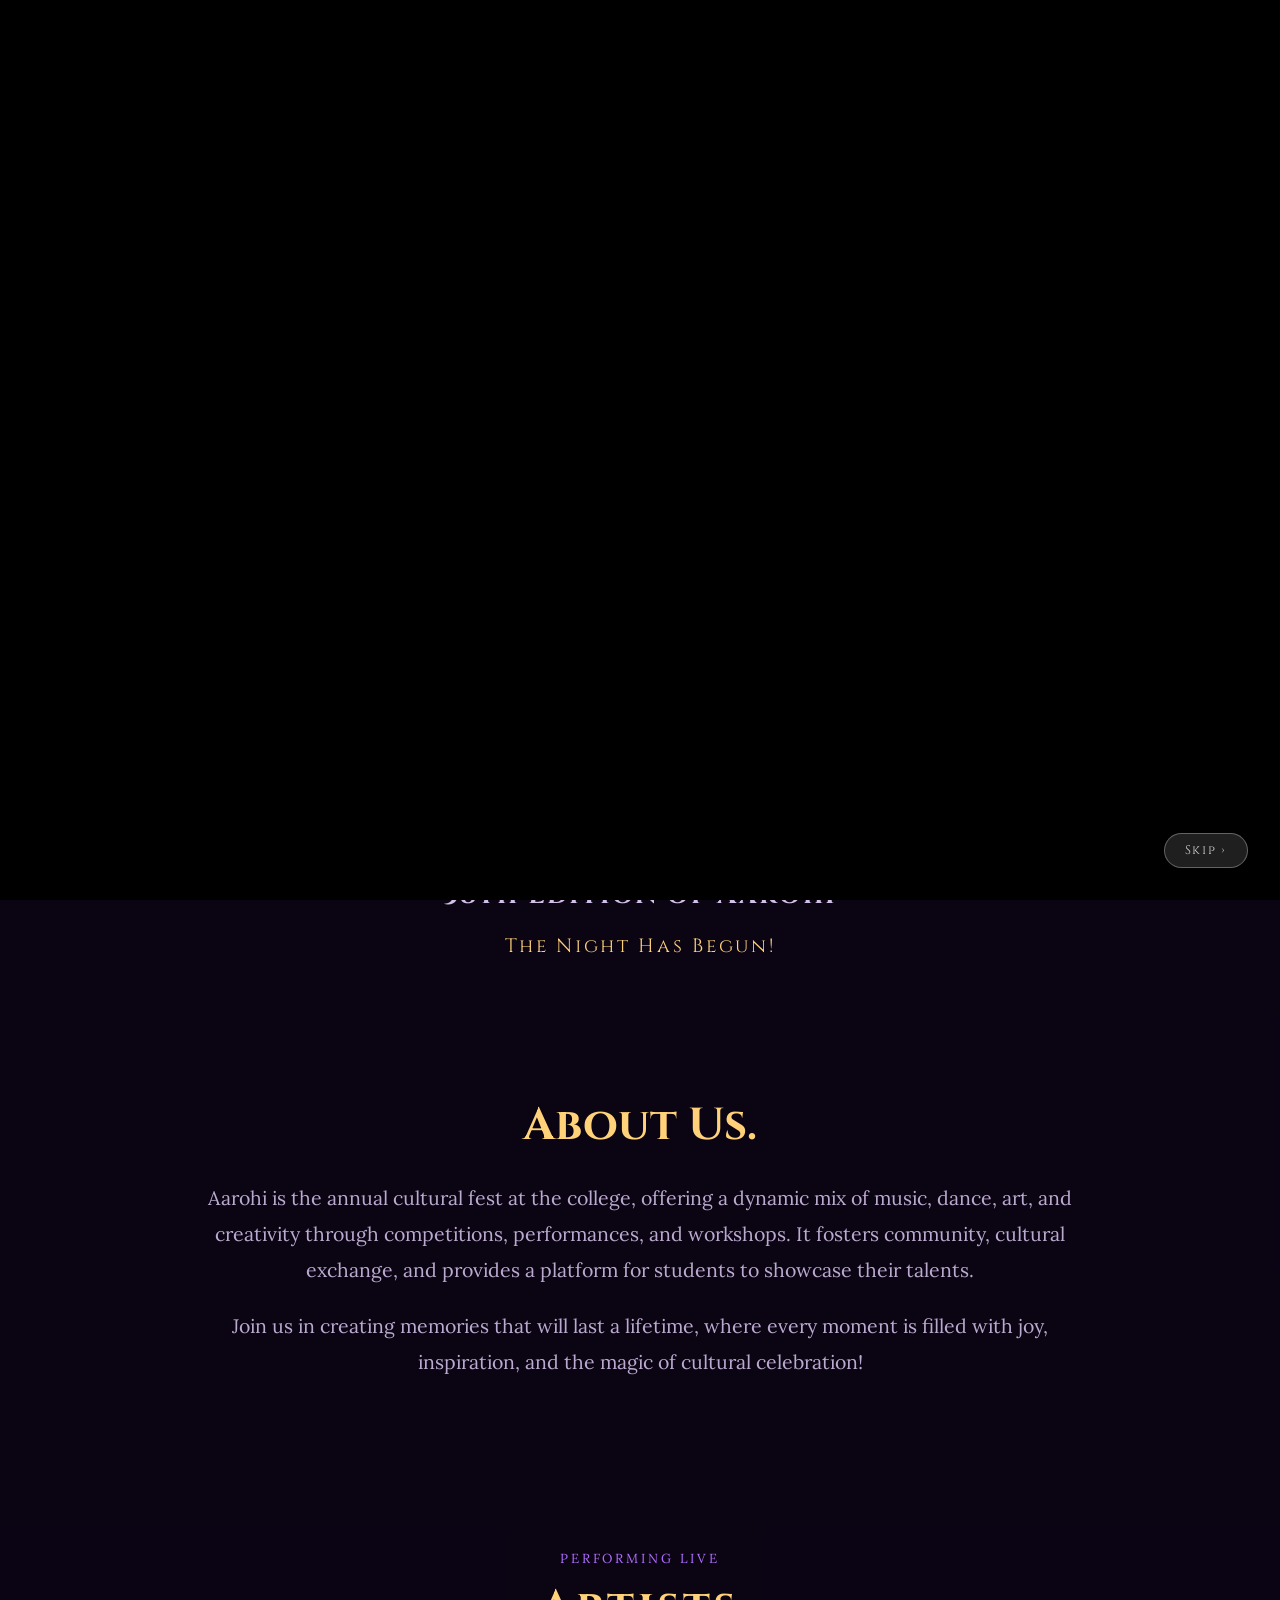
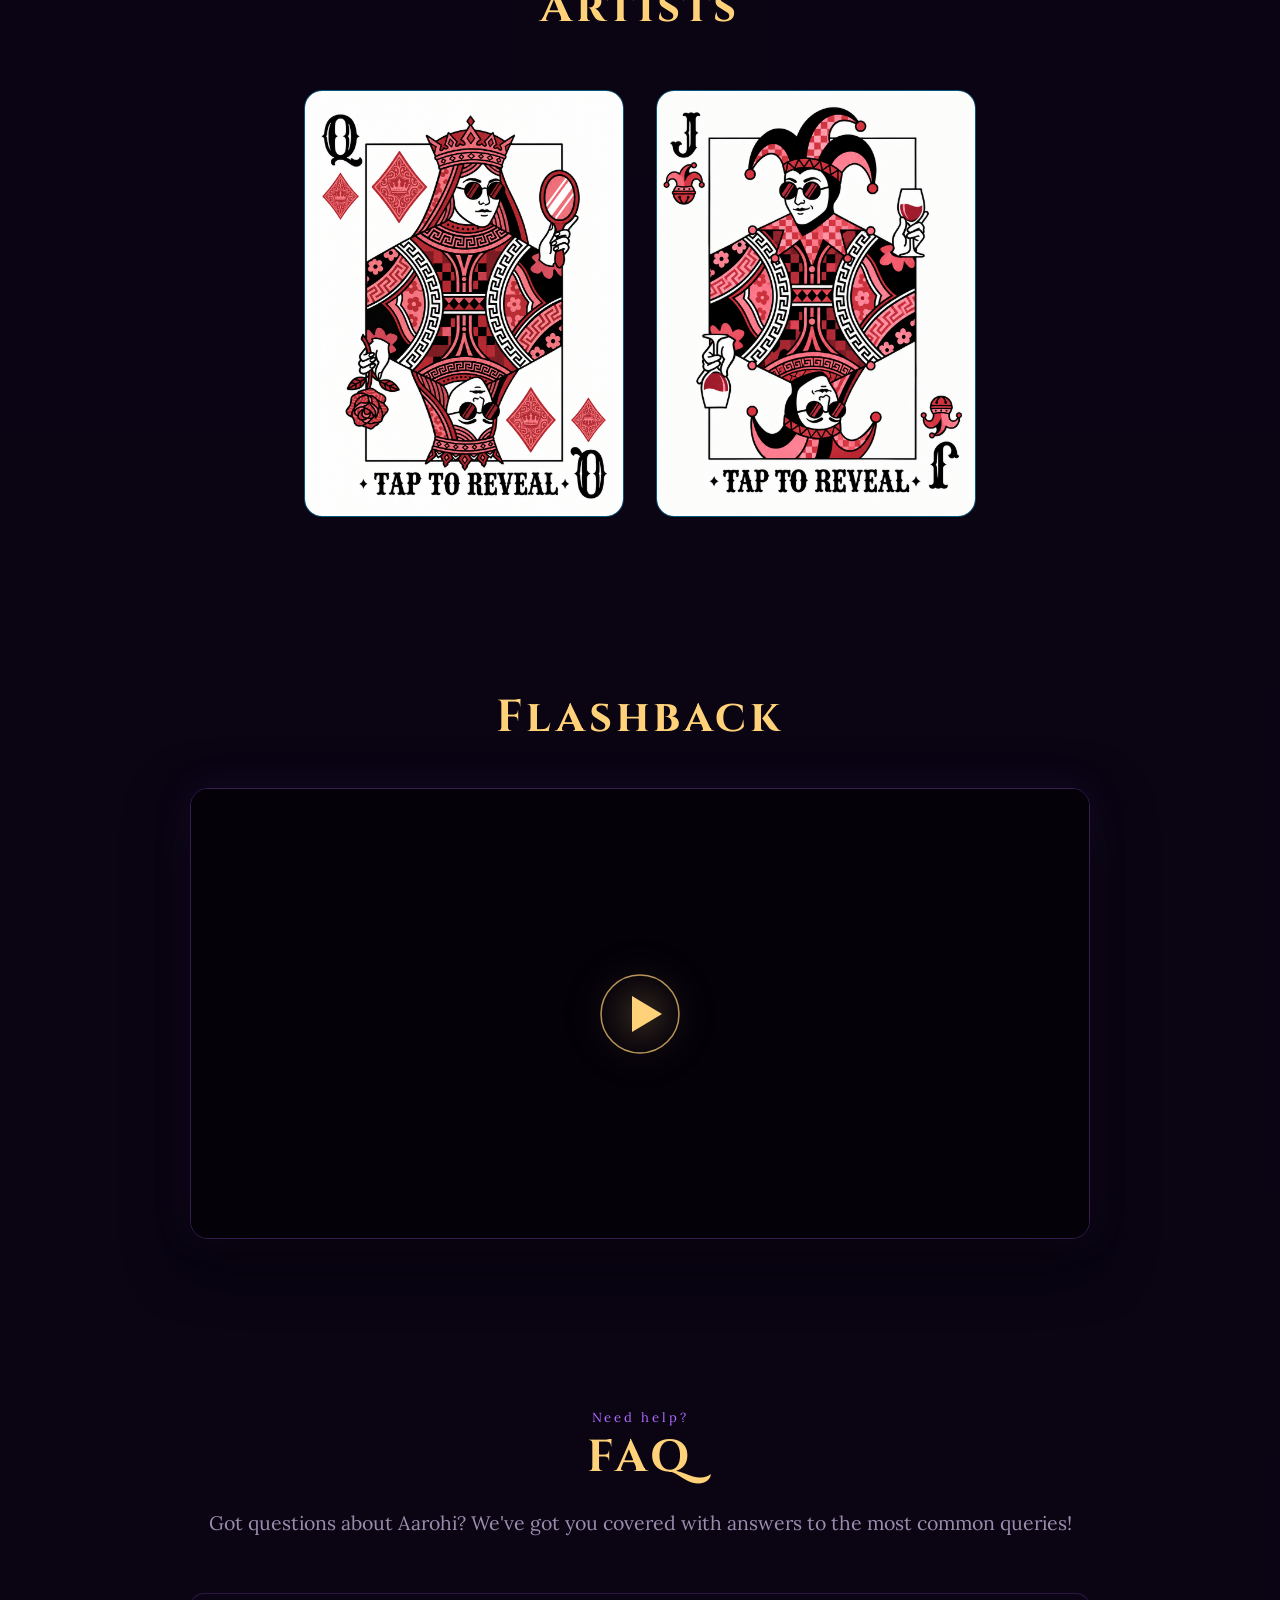
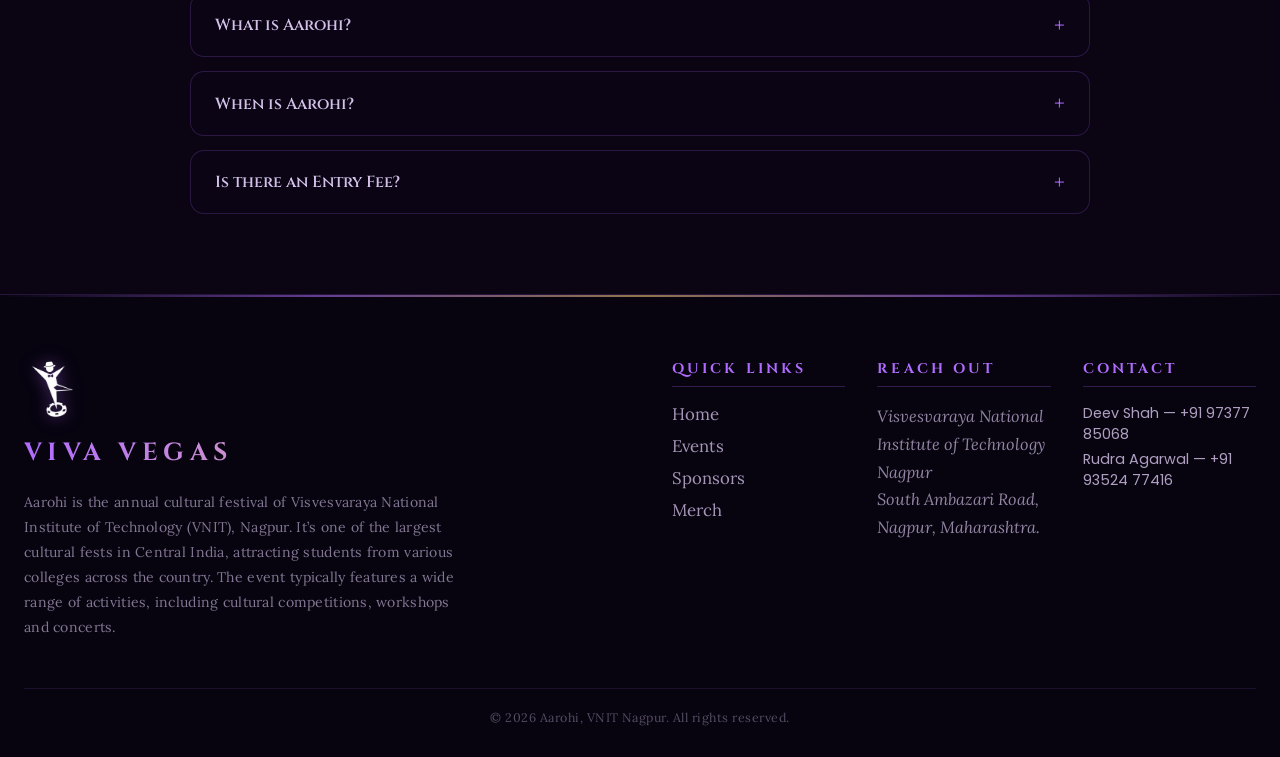
<file: index.html>
﻿<!DOCTYPE html>
<html lang="en">
<head>
  <meta charset="UTF-8">
  <meta name="viewport" content="width=device-width, initial-scale=1.0">
  <title>Aarohi – Annual Cultural Festival of VNIT Nagpur</title>
  <meta name="description" content="Aarohi is the annual cultural festival of VNIT Nagpur. Experience music, dance, competitions and more. 23–25 October 2026.">
  <meta name="keywords" content="Aarohi, Aarohi VNIT, VNIT Nagpur fest, cultural festival Nagpur, Aarohi 2026, college fest Nagpur, Aarohi cultural fest">
  <meta name="robots" content="index, follow">
  <link rel="canonical" href="https://aarohivnit.in/">
  <link rel="icon" type="image/png" href="assets/logo-hogo/Aarohi Hobo BW Final.png">
  <!-- Open Graph / link preview -->
  <meta property="og:title" content="Aarohi – Annual Cultural Festival of VNIT Nagpur">
  <meta property="og:description" content="Aarohi is the annual cultural festival of VNIT Nagpur. Experience music, dance, competitions and more. 23–25 October 2026.">
  <meta property="og:image" content="https://aarohivnit.in/assets/logo-hogo/logo.png">
  <meta property="og:url" content="https://aarohivnit.in/">
  <meta property="og:type" content="website">
  <meta name="twitter:card" content="summary_large_image">
  <meta name="twitter:image" content="https://aarohivnit.in/assets/logo-hogo/logo.png">
  <link rel="preconnect" href="https://fonts.googleapis.com">
  <link rel="preconnect" href="https://fonts.gstatic.com" crossorigin>
  <link href="https://fonts.googleapis.com/css2?family=Baloo+2:wght@500;600;700;800&family=Poppins:wght@400;500;600;700&family=Rock+Salt&family=EB+Garamond:ital,wght@0,400;0,500;1,400&family=Cinzel:wght@600;700&family=Lora:ital,wght@0,400;0,500;1,400&display=swap" rel="stylesheet">
  <link rel="stylesheet" href="css/style.css">
</head>
<body>

  <!-- ===== INTRO VIDEO OVERLAY ===== -->
  <div class="intro-overlay" id="introOverlay">
    <video
      class="intro-video"
      id="introVideo"
      src="assets/intro.mp4"
      autoplay
      muted
      playsinline
      preload="auto"
    ></video>
    <button class="intro-skip" id="introSkip">Skip &rsaquo;</button>
  </div>

  <!-- ===== FULL-PAGE SCROLL BACKGROUNDS ===== -->
  <div class="bg-layer bg-front" id="bgFront" aria-hidden="true"></div>
  <div class="bg-layer bg-back"  id="bgBack"  aria-hidden="true"></div>

  <!-- ===== NAVBAR ===== -->
  <header class="navbar">
    <nav class="nav-inner">
      <a href="/" class="nav-brand" aria-label="Aarohi Home">
        <img src="assets/logo-hogo/Aarohi Hobo BW Final.png" alt="Aarohi" class="nav-logo">
      </a>

      <ul class="nav-links">
        <li><a href="/" class="active">Home</a></li>
        <li><a href="/events/">Events</a></li>
        <li><a href="/sponsors/">Sponsors</a></li>
        <li><a href="/merch/">Merch</a></li>
      </ul>

      <a href="/passes/" class="nav-buy-passes">BUY PASSES</a>

      <button class="nav-toggle" id="navToggle" aria-label="Toggle menu">
        <span></span><span></span><span></span>
      </button>
    </nav>
  </header>

  <!-- ===== HERO ===== -->
  <section class="hero" id="home">
    <div class="hero-content">
      <img src="assets/logo-hogo/logo.png" alt="Aarohi 26" class="logo">

      <div class="hero-date-block">
        <p class="hero-date-line">23 &ndash; 25 October 2026</p>
      </div>

      <a href="/events/" class="cta-btn">Explore the Fest</a>
    </div>
  </section>

  <!-- ===== COUNTDOWN TIMER ===== -->
  <section class="countdown-section">
    <div class="countdown-inner reveal">

      <h2 class="countdown-heading">38th Edition of Aarohi</h2>

      <div class="countdown-boxes">

        <div class="countdown-box">
          <span class="countdown-num" id="cd-days">00</span>
          <span class="countdown-label">Days</span>
        </div>

        <span class="countdown-colon" aria-hidden="true">:</span>

        <div class="countdown-box">
          <span class="countdown-num" id="cd-hours">00</span>
          <span class="countdown-label">Hours</span>
        </div>

        <span class="countdown-colon" aria-hidden="true">:</span>

        <div class="countdown-box">
          <span class="countdown-num" id="cd-minutes">00</span>
          <span class="countdown-label">Minutes</span>
        </div>

        <span class="countdown-colon" aria-hidden="true">:</span>

        <div class="countdown-box">
          <span class="countdown-num" id="cd-seconds">00</span>
          <span class="countdown-label">Seconds</span>
        </div>

      </div>

      <p class="countdown-expired hidden" id="cd-expired">The Night Has Begun!</p>

    </div>
  </section>

  <!-- ===== ABOUT STRIP ===== -->
  <section class="about-strip" id="about">
    <div class="about-inner reveal">
      <h2>About Us.</h2>
      <p>Aarohi is the annual cultural fest at the college, offering a dynamic mix of music, dance, art, and creativity through competitions, performances, and workshops. It fosters community, cultural exchange, and provides a platform for students to showcase their talents.</p>
      <br>
      <p>Join us in creating memories that will last a lifetime, where every moment is filled with joy, inspiration, and the magic of cultural celebration!</p>
    </div>
  </section>

  <!-- ===== ARTISTS ===== -->
  <section class="artists-section" id="artists">
    <div class="artists-inner reveal">
      <p class="artists-eyebrow">Performing Live</p>
      <h2 class="artists-heading">Artists</h2>

      <div class="artists-grid">

        <!-- Card 1 — Nikita Gandhi -->
        <div class="artist-card reveal" id="artistCard1">
          <div class="artist-cover" onclick="revealArtist(this)">
            <div class="artist-cover-front">
              <img src="assets/queem.png" alt="Queen card" class="artist-card-template">
            </div>
            <div class="artist-cover-back">
              <img src="assets/nikita.jpg" alt="Nikita Gandhi" class="artist-img">
              <div class="artist-name-tag">Nikita Gandhi</div>
            </div>
          </div>
        </div>

        <!-- Card 2 — Pranav Sharma -->
        <div class="artist-card reveal" id="artistCard2">
          <div class="artist-cover" onclick="revealArtist(this)">
            <div class="artist-cover-front">
              <img src="assets/joker.png" alt="Joker card" class="artist-card-template">
            </div>
            <div class="artist-cover-back">
              <img src="assets/Pranav.jpg" alt="Pranav Sharma" class="artist-img">
              <div class="artist-name-tag">Pranav Sharma</div>
            </div>
          </div>
        </div>

      </div>
    </div>
  </section>

  <!-- ===== FLASHBACK ===== -->
  <section class="flashback-section" id="flashback">
    <div class="flashback-inner reveal">
      <h2 class="flashback-heading">Flashback</h2>
      <div class="flashback-video-wrap">
        <div class="flashback-player" id="flashbackPlayer">
          <video
            preload="metadata"
            playsinline
            class="flashback-video"
            id="flashbackVideo"
          >
            <source src="assets/flashback.mp4" type="video/mp4">
            Your browser does not support the video tag.
          </video>
          <button class="flashback-play-btn" id="flashbackPlayBtn" aria-label="Play video">
            <svg viewBox="0 0 80 80" fill="none" xmlns="http://www.w3.org/2000/svg">
              <circle cx="40" cy="40" r="39" stroke="rgba(255,210,122,0.7)" stroke-width="1.5"/>
              <polygon points="32,22 62,40 32,58" fill="#ffd27a"/>
            </svg>
          </button>
        </div>
      </div>
    </div>
  </section>

  <!-- ===== FAQ ===== -->
  <section class="faq-section" id="faq">
    <div class="faq-inner reveal">
      <p class="faq-eyebrow">Need help?</p>
      <h2 class="faq-heading">FAQ</h2>
      <p class="faq-subheading">Got questions about Aarohi? We've got you covered with answers to the most common queries!</p>

      <div class="faq-list">

        <details class="faq-item reveal">
          <summary class="faq-question">What is Aarohi?</summary>
          <div class="faq-answer">
            <p>Aarohi is the annual cultural festival of Visvesvaraya National Institute of Technology (VNIT), Nagpur. It's one of the largest cultural fests in Central India, attracting students from various colleges across the country!</p>
          </div>
        </details>

        <details class="faq-item reveal">
          <summary class="faq-question">When is Aarohi?</summary>
          <div class="faq-answer">
            <p>Aarohi takes place on 23–24–25 October, 2026. Stay tuned for details!</p>
          </div>
        </details>

        <details class="faq-item reveal">
          <summary class="faq-question">Is there an Entry Fee?</summary>
          <div class="faq-answer">
            <p>Passes are available for purchase. For more details or to buy a pass, please contact us directly!</p>
          </div>
        </details>

      </div>
    </div>
  </section>

  <!-- ===== FOOTER ===== -->
  <footer class="footer" id="contact">
    <div class="footer-inner">

      <!-- LEFT: brand + about -->
      <div class="footer-left">
        <a href="/" aria-label="Aarohi Home">
          <img src="assets/logo-hogo/Aarohi Hobo BW Final.png" alt="Aarohi" class="footer-brand-logo">
        </a>
        <p class="footer-brand-name">VIVA VEGAS</p>
        <p class="footer-about">
          Aarohi is the annual cultural festival of Visvesvaraya National Institute of Technology (VNIT), Nagpur.
          It&rsquo;s one of the largest cultural fests in Central India, attracting students from various colleges across the country.
          The event typically features a wide range of activities, including cultural competitions, workshops and  concerts.
        </p>
      </div>

      <!-- RIGHT: quick links, reach out, contact -->
      <div class="footer-right">

        <!-- Quick Links -->
        <div class="footer-col">
          <p class="footer-col-title">Quick Links</p>
          <ul class="footer-links">
            <li><a href="/">Home</a></li>
            <li><a href="/events/">Events</a></li>
            <li><a href="/sponsors/">Sponsors</a></li>
            <li><a href="/merch/">Merch</a></li>
          </ul>
        </div>

        <!-- Reach Out -->
        <div class="footer-col">
          <p class="footer-col-title">Reach Out</p>
          <address class="footer-address">
            Visvesvaraya National Institute of Technology<br>
            Nagpur<br>
            South Ambazari Road,<br>
            Nagpur, Maharashtra.
          </address>
        </div>

        <!-- Contact -->
        <div class="footer-col">
          <p class="footer-col-title">Contact</p>
          <p class="footer-contact-simple">Deev Shah &mdash; +91 97377 85068</p>
          <p class="footer-contact-simple">Rudra Agarwal &mdash; +91 93524 77416</p>
        </div>

      </div>
    </div>
    <p class="footer-bottom">&copy; 2026 Aarohi, VNIT Nagpur. All rights reserved.</p>
  </footer>

  <script src="js/script.js"></script>
  <script>
    // ── Intro video ──
    const overlay   = document.getElementById('introOverlay');
    const introVid  = document.getElementById('introVideo');
    const skipBtn   = document.getElementById('introSkip');

    function dismissIntro() {
      sessionStorage.setItem('introSeen', '1');
      overlay.classList.add('fade-out');
      overlay.addEventListener('transitionend', () => overlay.remove(), { once: true });
    }

    // If already seen this session, remove instantly
    if (sessionStorage.getItem('introSeen')) {
      overlay.remove();
    } else {
      introVid.addEventListener('ended', dismissIntro);
      skipBtn.addEventListener('click', dismissIntro);
      // Only dismiss on error after 2s delay — avoids instant skip if video is slow to load
      introVid.addEventListener('error', () => setTimeout(dismissIntro, 2000));
      // Safety fallback: if video hasn't ended after 60s, dismiss anyway
      const safetyTimer = setTimeout(dismissIntro, 60000);
      introVid.addEventListener('ended', () => clearTimeout(safetyTimer));
    }

    function revealArtist(coverEl) {
      coverEl.classList.toggle('revealed');
    }

    // Flashback video play button
    const playBtn = document.getElementById('flashbackPlayBtn');
    const video   = document.getElementById('flashbackVideo');
    if (playBtn && video) {
      playBtn.addEventListener('click', () => {
        playBtn.classList.add('hidden');
        video.controls = true;
        video.play();
      });
      video.addEventListener('pause', () => {
        playBtn.classList.remove('hidden');
      });
      video.addEventListener('ended', () => {
        playBtn.classList.remove('hidden');
      });
    }

    // Scroll reveal
    const observer = new IntersectionObserver((entries) => {
      entries.forEach(entry => {
        if (entry.isIntersecting) {
          entry.target.classList.add('visible');
          observer.unobserve(entry.target);
        }
      });
    }, { threshold: 0.12 });

    document.querySelectorAll('.reveal').forEach(el => observer.observe(el));
  </script>
</body>
</html>
</file>
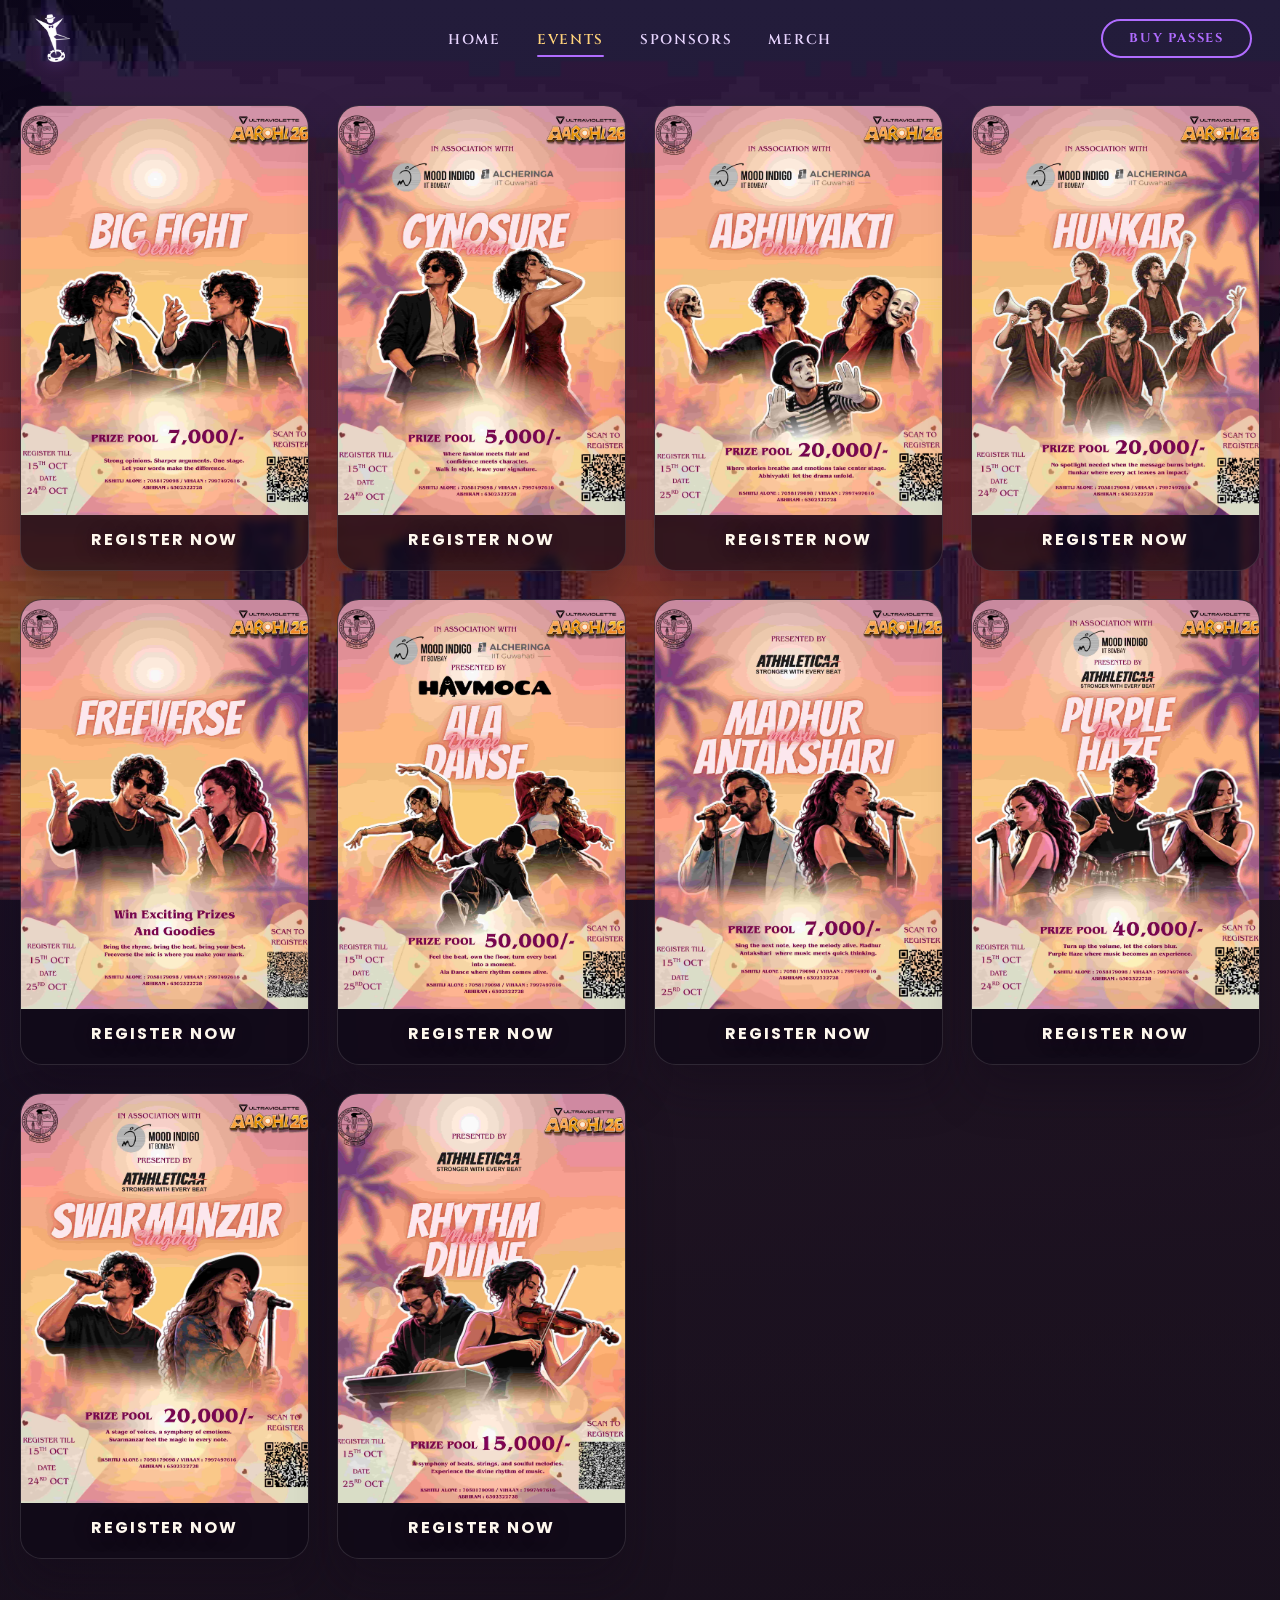
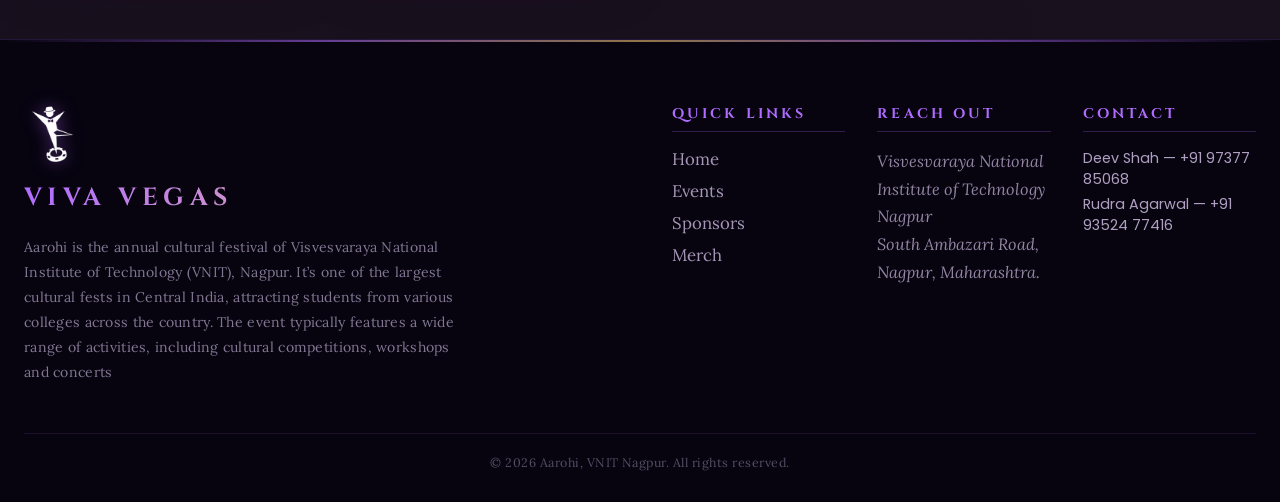
<file: events/index.html>
﻿<!DOCTYPE html>
<html lang="en">
<head>
  <meta charset="UTF-8" />
  <meta name="viewport" content="width=device-width, initial-scale=1.0" />
  <title>Aarohi 26 â€” Events</title>
  <link rel="icon" type="image/png" href="../assets/logo-hogo/Aarohi Hobo BW Final.png">
  <meta property="og:title" content="Events - Aarohi '26">
  <meta property="og:description" content="Explore all events at Aarohi '26 - the annual cultural festival of VNIT Nagpur.">
  <meta property="og:image" content="assets/logo-hogo/logo.png">
  <meta property="og:type" content="website">
  <meta name="twitter:card" content="summary_large_image">
  <meta name="twitter:image" content="assets/logo-hogo/logo.png"
  <link rel="preconnect" href="https://fonts.googleapis.com">
  <link rel="preconnect" href="https://fonts.gstatic.com" crossorigin>
  <link href="https://fonts.googleapis.com/css2?family=Baloo+2:wght@500;600;700;800&family=Poppins:wght@400;500;600;700&family=Rock+Salt&family=EB+Garamond:ital,wght@0,400;0,500;1,400&family=Cinzel:wght@600;700&family=Lora:ital,wght@0,400;0,500;1,400&display=swap" rel="stylesheet">
  <link rel="stylesheet" href="../css/style.css" />
</head>
<body class="events-body">
  <div class="events-page-shell">
    <header class="navbar">
      <nav class="nav-inner">
        <a href="/" class="nav-brand" aria-label="Aarohi Home">
          <img src="../assets/logo-hogo/Aarohi Hobo BW Final.png" alt="Aarohi" class="nav-logo">
        </a>

        <ul class="nav-links">
          <li><a href="/">Home</a></li>
          <li><a href="/events/" class="active">Events</a></li>
          <li><a href="/sponsors/">Sponsors</a></li>
          <li><a href="/merch/">Merch</a></li>
        </ul>

        <a href="/passes/" class="nav-buy-passes">BUY PASSES</a>

        <button class="nav-toggle" id="navToggle" aria-label="Toggle menu">
          <span></span><span></span><span></span>
        </button>
      </nav>
    </header>

    <main class="events-main">
      <div class="events-grid">
        <article class="event-card">
          <img class="event-poster" src="../assets/events/11.jpg" alt="BIG FIGHT poster" />
          <div class="event-card-content">
            <a class="register-btn" href="https://docs.google.com/forms/d/e/1FAIpQLSdChXWtwE8AHNhGxDvanGKtoERbqpgmjn0-omaAtrR9WdCQ-w/viewform" target="_blank" rel="noreferrer">Register Now</a>
          </div>
        </article>

        <article class="event-card">
          <img class="event-poster" src="../assets/events/10.jpg" alt="CYNOSURE poster" />
          <div class="event-card-content">
            <a class="register-btn" href="https://docs.google.com/forms/d/e/1FAIpQLSfkh59AmRbj2oeOYEQ8o8V-Dm_bsj7jfuyq3mF4O_wcqqPdJg/viewform" target="_blank" rel="noreferrer">Register Now</a>
          </div>
        </article>

        <article class="event-card">
          <img class="event-poster" src="../assets/events/9.jpg" alt="ABHIVYAKTI poster" />
          <div class="event-card-content">
            <a class="register-btn" href="https://docs.google.com/forms/d/e/1FAIpQLScCXFOE5jLBchbJ1e69Q045XCEFoeCP7IY_Fj63c0oAlm4t3g/viewform?usp=send_form" target="_blank" rel="noreferrer">Register Now</a>
          </div>
        </article>

        <article class="event-card">
          <img class="event-poster" src="../assets/events/8.jpg" alt="HUNKAR poster" />
          <div class="event-card-content">
            <a class="register-btn" href="https://docs.google.com/forms/d/e/1FAIpQLScW1fg5-ibNPBVvveMpp2qTSSlr-miu4h8__obScxDiYoDA0w/viewform" target="_blank" rel="noreferrer">Register Now</a>
          </div>
        </article>

        <article class="event-card">
          <img class="event-poster" src="../assets/events/6.jpg" alt="FREE VERSE poster" />
          <div class="event-card-content">
            <a class="register-btn" href="https://docs.google.com/forms/d/e/1FAIpQLScchexKt4ucT6tWX09el4WPsw2TqIoyb497BVN60SiRd66_mQ/viewform" target="_blank" rel="noreferrer">Register Now</a>
          </div>
        </article>

        <article class="event-card">
          <img class="event-poster" src="../assets/events/5.jpg" alt="ALA DANSE poster" />
          <div class="event-card-content">
            <a class="register-btn" href="https://docs.google.com/forms/d/e/1FAIpQLSeh4r-cIjvkGoRHZWdkOyJe9Gatq80WacqT4DO1tJDNGiX1ww/viewform" target="_blank" rel="noreferrer">Register Now</a>
          </div>
        </article>

        <article class="event-card">
          <img class="event-poster" src="../assets/events/4.jpg" alt="MADHUR ANTAKSHARI poster" />
          <div class="event-card-content">
            <a class="register-btn" href="https://docs.google.com/forms/d/e/1FAIpQLSfnEXf9IjDD-QVrIlksF6Yx5PPprcujY6gymqdiSXoWD14pnQ/viewform" target="_blank" rel="noreferrer">Register Now</a>
          </div>
        </article>

        <article class="event-card">
          <img class="event-poster" src="../assets/events/3.jpg" alt="PURPLE HAZE poster" />
          <div class="event-card-content">
            <a class="register-btn" href="https://docs.google.com/forms/d/e/1FAIpQLSeTsg3WHUNv5-6GnHNfyvdHWM_BmzxDR-IxMsZN1KZ4nultig/viewform" target="_blank" rel="noreferrer">Register Now</a>
          </div>
        </article>

        <article class="event-card">
          <img class="event-poster" src="../assets/events/2.jpg" alt="SWARMANZAR poster" />
          <div class="event-card-content">
            <a class="register-btn" href="https://docs.google.com/forms/d/e/1FAIpQLScueMPYbj0BHbyG5PVwN4g4c8I3ivMvKfVw0lmxw_4nOSI4xw/viewform" target="_blank" rel="noreferrer">Register Now</a>
          </div>
        </article>

        <article class="event-card">
          <img class="event-poster" src="../assets/events/1.jpg" alt="RHYTHM DIVINE poster" />
          <div class="event-card-content">
            <a class="register-btn" href="https://docs.google.com/forms/d/e/1FAIpQLSe537v5wJlRaLDmcHvAnYgqaWmK0r3ROgivl3Wyck5Lsdln5g/viewform" target="_blank" rel="noreferrer">Register Now</a>
          </div>
        </article>
    </main>
  </div>

  <!-- ===== FOOTER ===== -->
  <footer class="footer" id="contact">
    <div class="footer-inner">

      <!-- LEFT: brand + about -->
      <div class="footer-left">
        <a href="/" aria-label="Aarohi Home">
          <img src="../assets/logo-hogo/Aarohi Hobo BW Final.png" alt="Aarohi" class="footer-brand-logo">
        </a>
        <p class="footer-brand-name">VIVA VEGAS</p>
        <p class="footer-about">
          Aarohi is the annual cultural festival of Visvesvaraya National Institute of Technology (VNIT), Nagpur.
          It&rsquo;s one of the largest cultural fests in Central India, attracting students from various colleges across the country.
          The event typically features a wide range of activities, including cultural competitions, workshops and concerts
        </p>
      </div>

      <!-- RIGHT: quick links, reach out, contact -->
      <div class="footer-right">

        <!-- Quick Links -->
        <div class="footer-col">
          <p class="footer-col-title">Quick Links</p>
          <ul class="footer-links">
            <li><a href="/">Home</a></li>
            <li><a href="/events/">Events</a></li>
            <li><a href="/sponsors/">Sponsors</a></li>
            <li><a href="/merch/">Merch</a></li>
          </ul>
        </div>

        <!-- Reach Out -->
        <div class="footer-col">
          <p class="footer-col-title">Reach Out</p>
          <address class="footer-address">
            Visvesvaraya National Institute of Technology<br>
            Nagpur<br>
            South Ambazari Road,<br>
            Nagpur, Maharashtra.
          </address>
        </div>

        <!-- Contact -->
        <div class="footer-col">
          <p class="footer-col-title">Contact</p>
          <p class="footer-contact-simple">Deev Shah &mdash; +91 97377 85068</p>
          <p class="footer-contact-simple">Rudra Agarwal &mdash; +91 93524 77416</p>
        </div>

      </div>
    </div>
    <p class="footer-bottom">&copy; 2026 Aarohi, VNIT Nagpur. All rights reserved.</p>
  </footer>


  <script src="../js/script.js"></script>
</body>
</html>
</file>
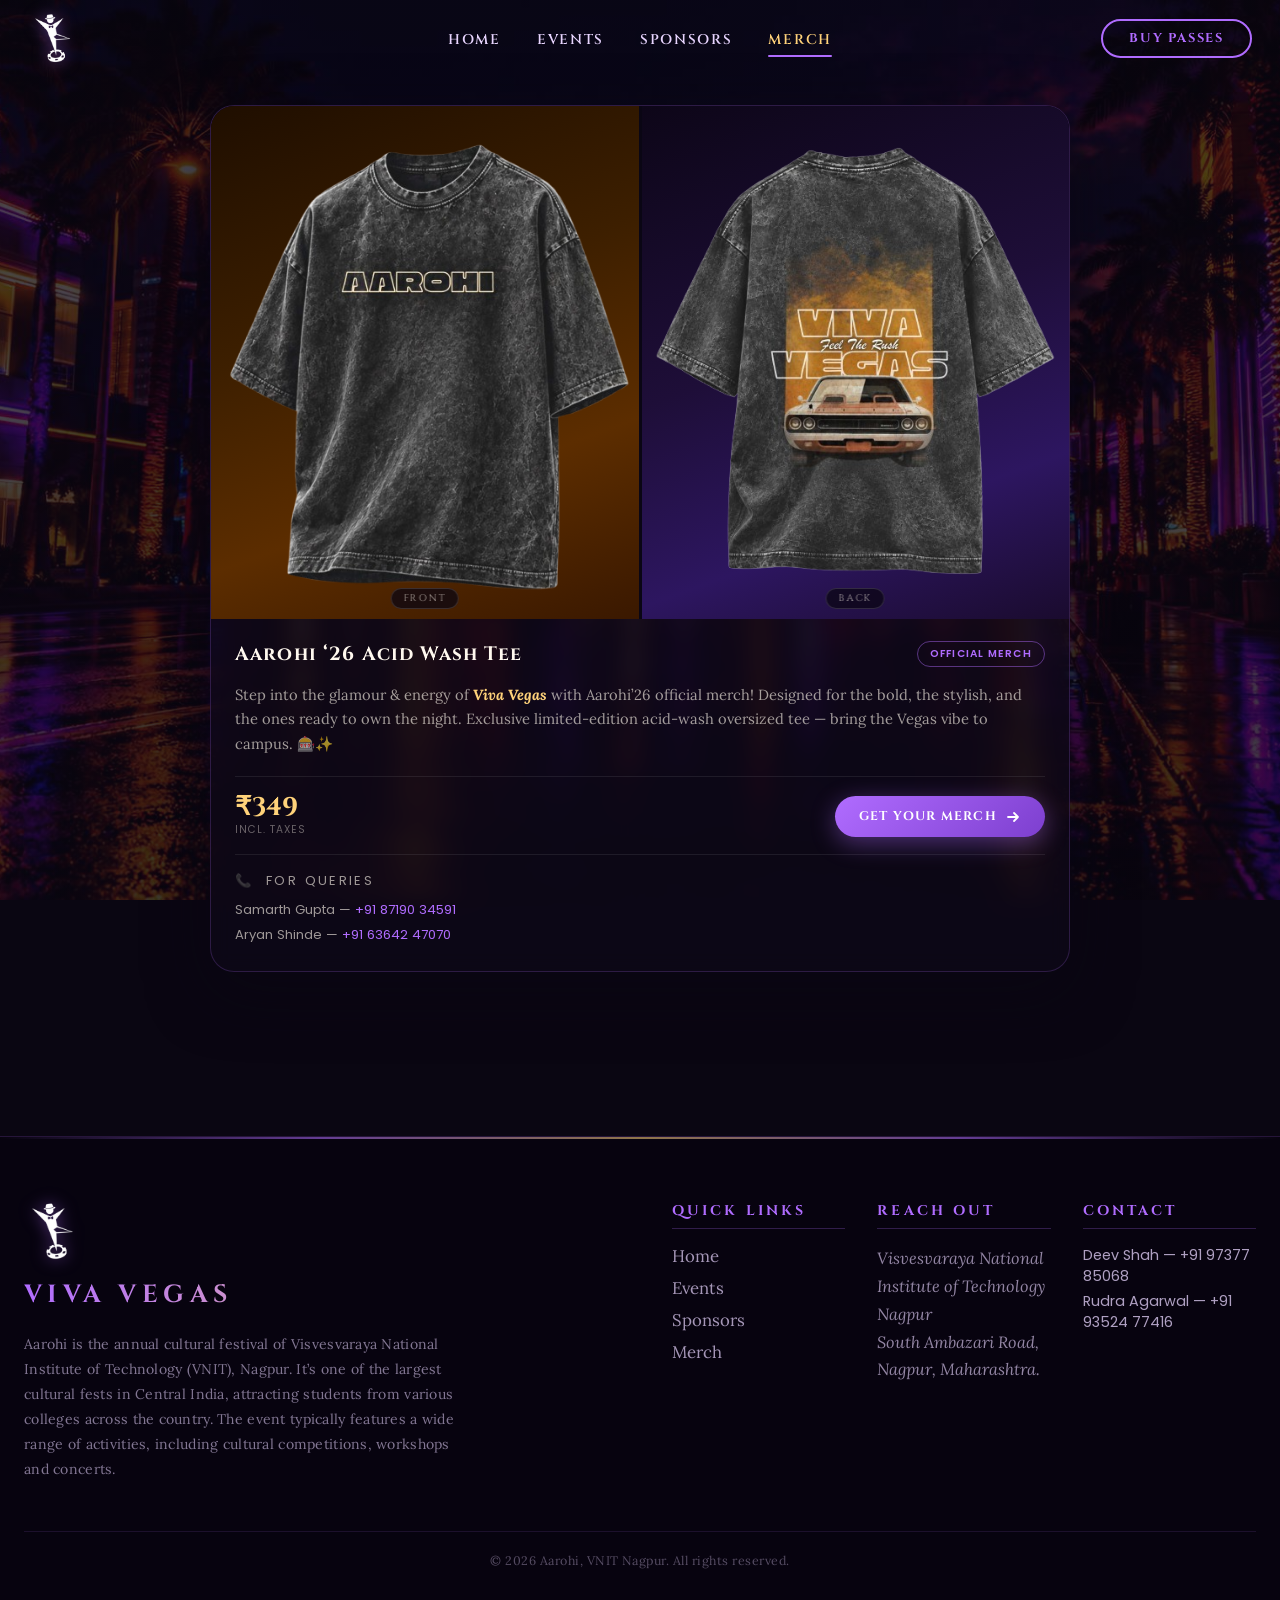
<file: merch/index.html>
﻿<!DOCTYPE html>
<html lang="en">
<head>
  <meta charset="UTF-8" />
  <meta name="viewport" content="width=device-width, initial-scale=1.0" />
  <title>Aarohi 26 — Merch</title>
  <link rel="icon" type="image/png" href="../assets/logo-hogo/Aarohi Hobo BW Final.png">
  <meta property="og:title" content="Merch - Aarohi '26">
  <meta property="og:description" content="Official Aarohi '26 merch - limited edition acid wash tee.">
  <meta property="og:image" content="assets/logo-hogo/logo.png">
  <meta property="og:type" content="website">
  <meta name="twitter:card" content="summary_large_image">
  <meta name="twitter:image" content="assets/logo-hogo/logo.png"
  <link rel="preconnect" href="https://fonts.googleapis.com">
  <link rel="preconnect" href="https://fonts.gstatic.com" crossorigin>
  <link href="https://fonts.googleapis.com/css2?family=Baloo+2:wght@500;600;700;800&family=Poppins:wght@400;500;600;700&family=Rock+Salt&family=EB+Garamond:ital,wght@0,400;0,500;1,400&family=Cinzel:wght@600;700&family=Lora:ital,wght@0,400;0,500;1,400&display=swap" rel="stylesheet">
  <link rel="stylesheet" href="../css/style.css" />
</head>
<body class="merch-body">
  <div class="merch-page-shell">

    <!-- ===== NAVBAR ===== -->
    <header class="navbar">
      <nav class="nav-inner">
        <a href="/" class="nav-brand" aria-label="Aarohi Home">
          <img src="../assets/logo-hogo/Aarohi Hobo BW Final.png" alt="Aarohi" class="nav-logo">
        </a>
        <ul class="nav-links">
          <li><a href="/">Home</a></li>
          <li><a href="/events/">Events</a></li>
          <li><a href="/sponsors/">Sponsors</a></li>
          <li><a href="/merch/" class="active">Merch</a></li>
        </ul>
        <a href="/passes/" class="nav-buy-passes">BUY PASSES</a>
        <button class="nav-toggle" id="navToggle" aria-label="Toggle menu">
          <span></span><span></span><span></span>
        </button>
      </nav>
    </header>





    <!-- ===== PRODUCT GRID ===== -->
    <main class="merch-main" id="merch-grid">
      <div class="merch-grid merch-grid--single">

        <article class="merch-card merch-card--wide" id="product-aarohi-tee">

          <!-- Two-panel image view: front + back side by side -->
          <div class="merch-img-duo">
            <div class="merch-img-panel merch-img-panel--front">
              <img src="../assets/Merch/front.png" alt="Aarohi '26 Tee — front (Viva Vegas graphic)" class="merch-product-img" />
              <span class="merch-img-label">Front</span>
            </div>
            <div class="merch-img-panel merch-img-panel--back">
              <img src="../assets/Merch/back.png" alt="Aarohi '26 Tee — back (Aarohi wordmark)" class="merch-product-img" />
              <span class="merch-img-label">Back</span>
            </div>
          </div>

          <div class="merch-card-body">
            <div class="merch-card-top">
              <h3 class="merch-product-name">Aarohi &lsquo;26 Acid Wash Tee</h3>
              <span class="merch-tag">Official Merch</span>
            </div>

            <p class="merch-product-desc">
              Step into the glamour &amp; energy of <strong>Viva Vegas</strong> with Aarohi&rsquo;26 official merch! Designed for the bold, the stylish, and the ones ready to own the night. Exclusive limited-edition acid-wash oversized tee &mdash; bring the Vegas vibe to campus. 🎰✨
            </p>

            <div class="merch-card-footer">
              <div class="merch-price">
                <span class="merch-price-amount">&#8377;349</span>
                <span class="merch-price-note">incl. taxes</span>
              </div>
              <a href="https://docs.google.com/forms/d/e/1FAIpQLSf6gbsNlJemZMWixbKO2SIMDzfQ7hACGgNO_3Jp5aCEQ2DpFw/viewform" target="_blank" rel="noreferrer" class="merch-buy-btn">
                <span>Get Your Merch</span>
                <svg width="16" height="16" viewBox="0 0 16 16" fill="none" aria-hidden="true">
                  <path d="M3 8h10M9 4l4 4-4 4" stroke="currentColor" stroke-width="1.8" stroke-linecap="round" stroke-linejoin="round"/>
                </svg>
              </a>
            </div>

            <div class="merch-contact">
              <p class="merch-contact-label">&#128222;&nbsp; For queries</p>
              <p>Samarth Gupta &mdash; <a href="tel:+918719034591">+91 87190 34591</a></p>
              <p>Aryan Shinde &mdash; <a href="tel:+916364247070">+91 63642 47070</a></p>
            </div>

          </div>
        </article>

      </div><!-- /merch-grid -->

    </main><!-- /merch-main -->

  <!-- ===== FOOTER ===== -->
  <footer class="footer" id="contact">
    <div class="footer-inner">

      <!-- LEFT: brand + about -->
      <div class="footer-left">
        <a href="/" aria-label="Aarohi Home">
          <img src="../assets/logo-hogo/Aarohi Hobo BW Final.png" alt="Aarohi" class="footer-brand-logo">
        </a>
        <p class="footer-brand-name">VIVA VEGAS</p>
        <p class="footer-about">
          Aarohi is the annual cultural festival of Visvesvaraya National Institute of Technology (VNIT), Nagpur.
          It&rsquo;s one of the largest cultural fests in Central India, attracting students from various colleges across the country.
          The event typically features a wide range of activities, including cultural competitions, workshops and concerts.
        </p>
      </div>

      <!-- RIGHT: quick links, reach out, contact -->
      <div class="footer-right">

        <!-- Quick Links -->
        <div class="footer-col">
          <p class="footer-col-title">Quick Links</p>
          <ul class="footer-links">
            <li><a href="/">Home</a></li>
            <li><a href="/events/">Events</a></li>
            <li><a href="/sponsors/">Sponsors</a></li>
            <li><a href="/merch/">Merch</a></li>
          </ul>
        </div>

        <!-- Reach Out -->
        <div class="footer-col">
          <p class="footer-col-title">Reach Out</p>
          <address class="footer-address">
            Visvesvaraya National Institute of Technology<br>
            Nagpur<br>
            South Ambazari Road,<br>
            Nagpur, Maharashtra.
          </address>
        </div>

        <!-- Contact -->
        <div class="footer-col">
          <p class="footer-col-title">Contact</p>
          <p class="footer-contact-simple">Deev Shah &mdash; +91 97377 85068</p>
          <p class="footer-contact-simple">Rudra Agarwal &mdash; +91 93524 77416</p>
        </div>

      </div>
    </div>
    <p class="footer-bottom">&copy; 2026 Aarohi, VNIT Nagpur. All rights reserved.</p>
  </footer>
  </div><!-- /merch-page-shell -->

  <script src="../js/script.js"></script>
  <script>
    // Size button toggle
    document.querySelectorAll('.merch-card').forEach(card => {
      card.querySelectorAll('.size-btn').forEach(btn => {
        btn.addEventListener('click', () => {
          card.querySelectorAll('.size-btn').forEach(b => b.classList.remove('size-btn--active'));
          btn.classList.add('size-btn--active');
        });
      });
    });
  </script>
</body>
</html>
</file>
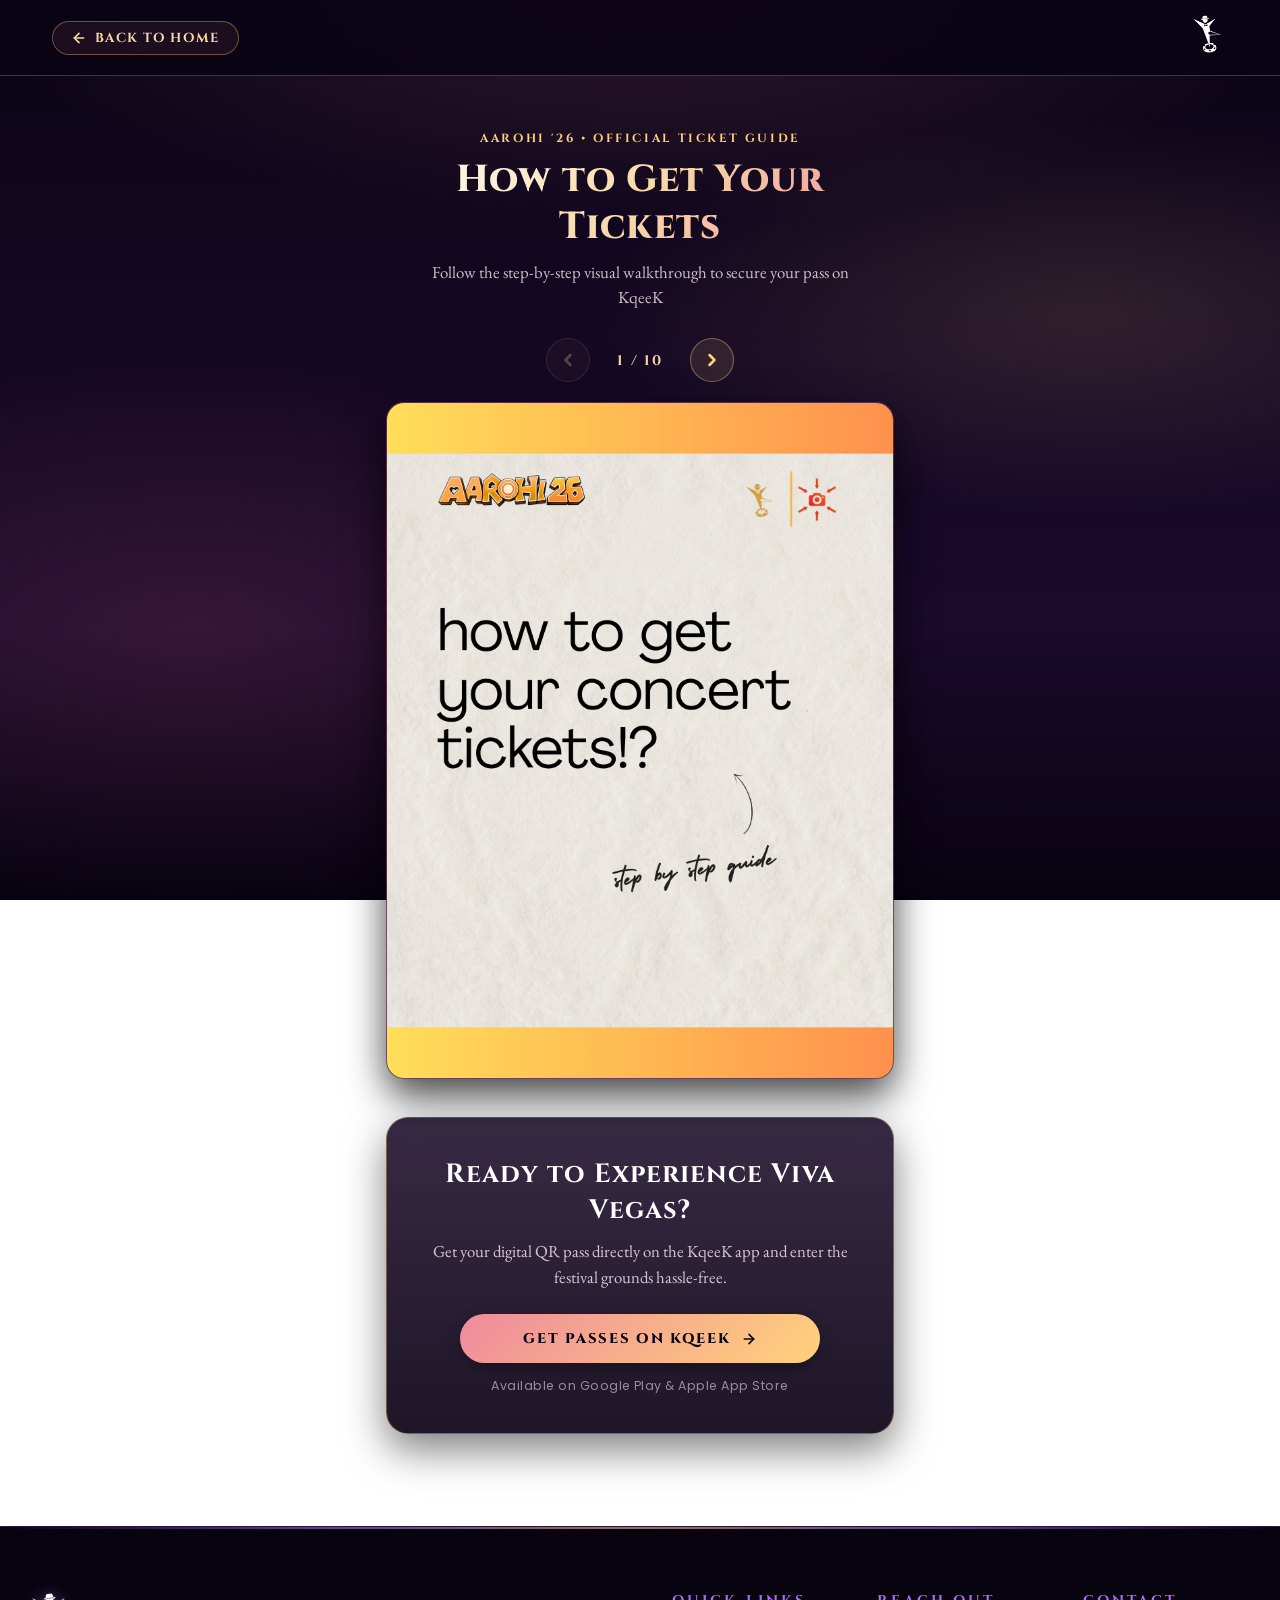
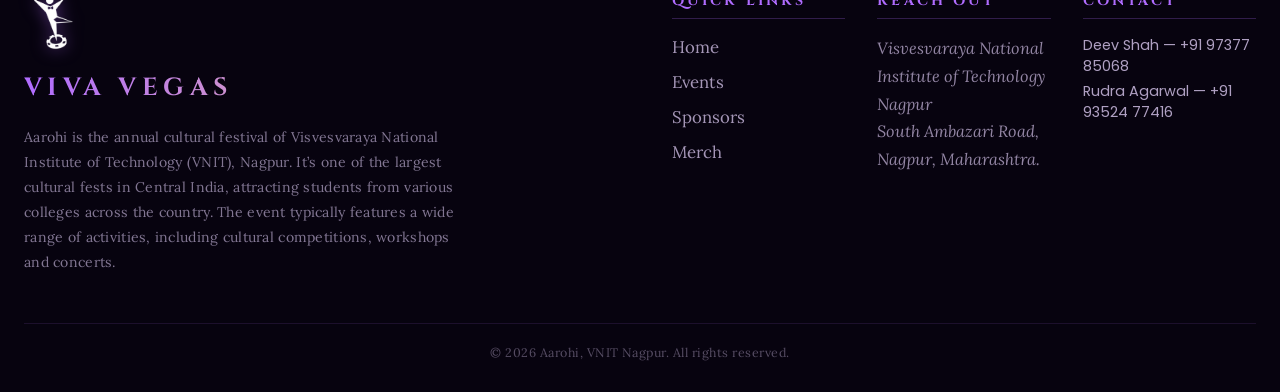
<file: passes/index.html>
﻿<!DOCTYPE html>
<html lang="en">
<head>
  <meta charset="UTF-8">
  <meta name="viewport" content="width=device-width, initial-scale=1.0">
  <title>Buy Passes â€” Aarohi 26</title>
  <link rel="icon" type="image/png" href="../assets/logo-hogo/Aarohi Hobo BW Final.png">
  <meta property="og:title" content="Buy Passes - Aarohi '26">
  <meta property="og:description" content="Get your passes for Aarohi '26 - the annual cultural festival of VNIT Nagpur.">
  <meta property="og:image" content="assets/logo-hogo/logo.png">
  <meta property="og:type" content="website">
  <meta name="twitter:card" content="summary_large_image">
  <meta name="twitter:image" content="assets/logo-hogo/logo.png">
  <link rel="preconnect" href="https://fonts.googleapis.com">
  <link rel="preconnect" href="https://fonts.gstatic.com" crossorigin>
  <link href="https://fonts.googleapis.com/css2?family=Cinzel:wght@600;700;800&family=EB+Garamond:ital,wght@0,400;0,500;0,600;1,400&family=Poppins:wght@400;500;600;700&display=swap" rel="stylesheet">
  <link rel="stylesheet" href="../css/passes.css">
  <link rel="stylesheet" href="../css/style.css">
</head>
<body class="passes-body">

  <!-- ===== TOP BAR ===== -->
  <header class="passes-topbar">
    <div class="topbar-inner">
      <a href="/" class="back-link" aria-label="Return to Aarohi home">
        <svg class="back-icon" viewBox="0 0 24 24" fill="none" stroke="currentColor" stroke-width="2.5" stroke-linecap="round" stroke-linejoin="round">
          <line x1="19" y1="12" x2="5" y2="12"></line>
          <polyline points="12 19 5 12 12 5"></polyline>
        </svg>
        <span>Back to Home</span>
      </a>

      <div class="brand-tag">
        <img src="../assets/logo-hogo/Aarohi Hobo BW Final.png" alt="Aarohi 26" class="brand-logo">
      </div>
    </div>
  </header>

  <!-- ===== MAIN CONTENT CONTAINER ===== -->
  <main class="passes-container">

    <!-- Header Section -->
    <section class="passes-header">
      <span class="badge">AAROHI '26 &bull; OFFICIAL TICKET GUIDE</span>
      <h1 class="page-title">How to Get Your Tickets</h1>
      <p class="page-subtitle">Follow the step-by-step visual walkthrough to secure your pass on KqeeK</p>
    </section>

    <!-- Swipeable Card Stack -->
    <article class="card-stack-container">
      
      <!-- Navigation Controls -->
      <div class="card-nav">
        <button class="card-nav-btn card-nav-prev" id="prevCard" aria-label="Previous step">
          <svg viewBox="0 0 24 24" fill="none" stroke="currentColor" stroke-width="3" stroke-linecap="round" stroke-linejoin="round">
            <polyline points="15 18 9 12 15 6"></polyline>
          </svg>
        </button>
        
        <span class="card-counter" id="cardCounter">1 / 10</span>
        
        <button class="card-nav-btn card-nav-next" id="nextCard" aria-label="Next step">
          <svg viewBox="0 0 24 24" fill="none" stroke="currentColor" stroke-width="3" stroke-linecap="round" stroke-linejoin="round">
            <polyline points="9 6 15 12 9 18"></polyline>
          </svg>
        </button>
      </div>

      <!-- Card Stack -->
      <div class="card-stack" id="cardStack">
        
        <div class="stack-card" data-index="0">
          <img src="../assets/compressed_tickets/100.jpg" onerror="this.onerror=null; this.src='assets/tickets/100.png'" alt="How to get concert passes guide" loading="eager">
        </div>

        <div class="stack-card" data-index="1">
          <img src="../assets/compressed_tickets/200.jpg" onerror="this.onerror=null; this.src='assets/tickets/200.png'" alt="Step 1: Download KqeeK App" loading="lazy">
        </div>

        <div class="stack-card" data-index="2">
          <img src="../assets/compressed_tickets/300.jpg" onerror="this.onerror=null; this.src='assets/tickets/300.png'" alt="Step 2: Create Account" loading="lazy">
        </div>

        <div class="stack-card" data-index="3">
          <img src="../assets/compressed_tickets/400.jpg" onerror="this.onerror=null; this.src='assets/tickets/400.png'" alt="Step 3: Complete Profile" loading="lazy">
        </div>

        <div class="stack-card" data-index="4">
          <img src="../assets/compressed_tickets/500.jpg" onerror="this.onerror=null; this.src='assets/tickets/500.png'" alt="Step 4: Click QR Scan" loading="lazy">
        </div>

        <div class="stack-card" data-index="5">
          <img src="../assets/compressed_tickets/600.jpg" onerror="this.onerror=null; this.src='assets/tickets/600.png'" alt="Step 5: Scan Aarohi QR" loading="lazy">
        </div>

        <div class="stack-card" data-index="6">
          <img src="../assets/compressed_tickets/700.jpg" onerror="this.onerror=null; this.src='assets/tickets/700.png'" alt="Step 6: Select Phase" loading="lazy">
        </div>

        <div class="stack-card" data-index="7">
          <img src="../assets/compressed_tickets/800.jpg" onerror="this.onerror=null; this.src='assets/tickets/800.png'" alt="Step 7: Fill Form" loading="lazy">
        </div>

        <div class="stack-card" data-index="8">
          <img src="../assets/compressed_tickets/900.jpg" onerror="this.onerror=null; this.src='assets/tickets/900.png'" alt="Step 8: Promo and Payment" loading="lazy">
        </div>

        <div class="stack-card" data-index="9">
          <img src="../assets/compressed_tickets/1000.jpg" onerror="this.onerror=null; this.src='assets/tickets/1000.png'" alt="Step 9: Digital QR Pass" loading="lazy">
        </div>

      </div>

    </article>

    <!-- Professional Bottom Action Section -->
    <section class="passes-bottom-section">
      <div class="action-card">
        <h2 class="action-title">Ready to Experience Viva Vegas?</h2>
        <p class="action-desc">Get your digital QR pass directly on the KqeeK app and enter the festival grounds hassle-free.</p>
        
        <div class="action-btn-wrap">
          <a href="https://kqeek.onelink.me/xF6d?af_xp=custom&pid=qr&deep_link_value=qr&deep_link_sub1=event%3A4d9d4cf0-da0d-4fb9-9d86-615aefbd316c&guid=event%3A4d9d4cf0-da0d-4fb9-9d86-615aefbd316c" 
             target="_blank" 
             rel="noreferrer" 
             class="btn-primary-action">
            <span>GET PASSES ON KQEEK</span>
            <svg class="btn-arrow-right" viewBox="0 0 24 24" fill="none" stroke="currentColor" stroke-width="2.5" stroke-linecap="round" stroke-linejoin="round">
              <line x1="5" y1="12" x2="19" y2="12"></line>
              <polyline points="12 5 19 12 12 19"></polyline>
            </svg>
          </a>
        </div>
        <span class="action-badge">Available on Google Play &amp; Apple App Store</span>
      </div>
    </section>

  </main>

  <!-- ===== FOOTER ===== -->
  <footer class="footer" id="contact">
    <div class="footer-inner">

      <!-- LEFT: brand + about -->
      <div class="footer-left">
        <a href="/" aria-label="Aarohi Home">
          <img src="../assets/logo-hogo/Aarohi Hobo BW Final.png" alt="Aarohi" class="footer-brand-logo">
        </a>
        <p class="footer-brand-name">VIVA VEGAS</p>
        <p class="footer-about">
          Aarohi is the annual cultural festival of Visvesvaraya National Institute of Technology (VNIT), Nagpur.
          It&rsquo;s one of the largest cultural fests in Central India, attracting students from various colleges across the country.
          The event typically features a wide range of activities, including cultural competitions, workshops and concerts.
        </p>
      </div>

      <!-- RIGHT: quick links, reach out, contact -->
      <div class="footer-right">

        <!-- Quick Links -->
        <div class="footer-col">
          <p class="footer-col-title">Quick Links</p>
          <ul class="footer-links">
            <li><a href="/">Home</a></li>
            <li><a href="/events/">Events</a></li>
            <li><a href="/sponsors/">Sponsors</a></li>
            <li><a href="/merch/">Merch</a></li>
          </ul>
        </div>

        <!-- Reach Out -->
        <div class="footer-col">
          <p class="footer-col-title">Reach Out</p>
          <address class="footer-address">
            Visvesvaraya National Institute of Technology<br>
            Nagpur<br>
            South Ambazari Road,<br>
            Nagpur, Maharashtra.
          </address>
        </div>

        <!-- Contact -->
        <div class="footer-col">
          <p class="footer-col-title">Contact</p>
          <p class="footer-contact-simple">Deev Shah &mdash; +91 97377 85068</p>
          <p class="footer-contact-simple">Rudra Agarwal &mdash; +91 93524 77416</p>
        </div>

      </div>
    </div>
    <p class="footer-bottom">&copy; 2026 Aarohi, VNIT Nagpur. All rights reserved.</p>
  </footer>


  <script>
    (function () {
      const cards   = Array.from(document.querySelectorAll('.stack-card'));
      const counter = document.getElementById('cardCounter');
      const prevBtn = document.getElementById('prevCard');
      const nextBtn = document.getElementById('nextCard');
      const total   = cards.length;
      let current   = 0;
      let busy      = false;

      function render() {
        cards.forEach((card, i) => {
          card.classList.remove('is-top', 'is-next', 'is-hidden', 'fly-out-left', 'fly-in-right');
          card.style.cssText = '';
          const pos = i - current;
          if      (pos <  0) card.classList.add('is-hidden');
          else if (pos === 0) card.classList.add('is-top');
          else if (pos === 1) card.classList.add('is-next');
          else                card.classList.add('is-hidden');
        });
        counter.textContent = (current + 1) + ' / ' + total;
        prevBtn.disabled    = current === 0;
        nextBtn.disabled    = current === total - 1;
        busy = false;
      }

      function goNext() {
        if (busy || current >= total - 1) return;
        busy = true;
        const top = cards[current];
        top.classList.add('fly-out-left');
        top.addEventListener('animationend', () => { current++; render(); }, { once: true });
      }

      function goPrev() {
        if (busy || current <= 0) return;
        busy = true;
        current--;
        const incoming = cards[current];
        incoming.classList.remove('is-hidden');
        incoming.classList.add('is-top', 'fly-in-right');
        incoming.addEventListener('animationend', () => render(), { once: true });
      }

      nextBtn.addEventListener('click', goNext);
      prevBtn.addEventListener('click', goPrev);

      cards.forEach(card => {
        card.addEventListener('click', () => {
          if (card.classList.contains('is-top')) goNext();
        });
      });

      render();
    })();
  </script>
</body>
</html>
</file>
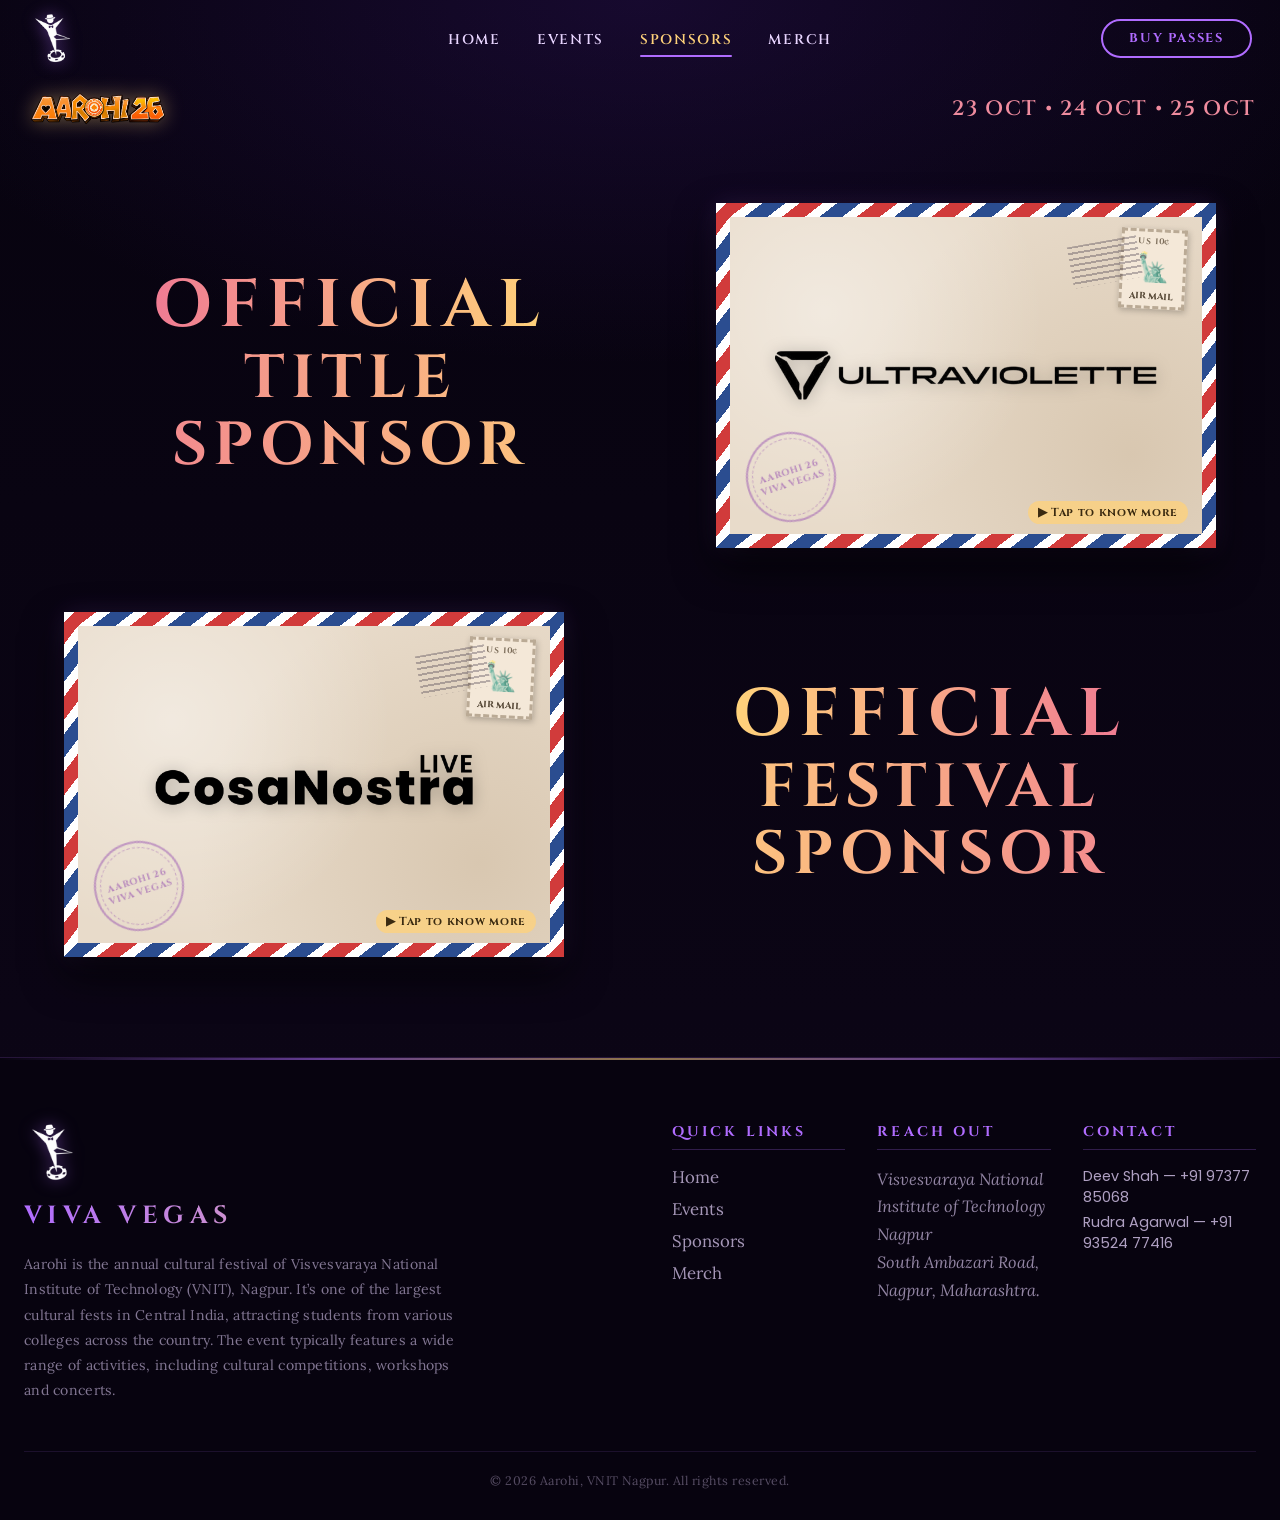
<file: sponsors/index.html>
﻿<!DOCTYPE html>
<html lang="en">
<head>
  <meta charset="UTF-8" />
  <meta name="viewport" content="width=device-width, initial-scale=1.0" />
  <title>Aarohi 26 — Official Sponsors</title>
  <meta name="description" content="Official Sponsors of Aarohi 26 — Viva Vegas, VNIT Nagpur.">
  
  <link rel="preconnect" href="https://fonts.googleapis.com">
  <link rel="preconnect" href="https://fonts.gstatic.com" crossorigin>
  <link href="https://fonts.googleapis.com/css2?family=Baloo+2:wght@500;600;700;800&family=Cinzel:wght@600;700;800;900&family=Lora:ital,wght@0,400;0,500;1,400&family=Poppins:wght@400;500;600;700&family=Rock+Salt&family=Rye&family=Sancreek&display=swap" rel="stylesheet">
  <link rel="stylesheet" href="../css/style.css" />

  <style>
    /* =====================================================
       SPONSORS PAGE
       ===================================================== */

    body.sponsors-body {
      background: #07030f;
      color: var(--cream);
      overflow-x: hidden;
    }

    .sponsors-shell {
      min-height: 100vh;
      background:
        radial-gradient(ellipse 100% 40% at 50% 0%, rgba(60,25,120,0.3) 0%, transparent 60%),
        radial-gradient(ellipse 70% 40% at 80% 100%, rgba(90,20,70,0.2) 0%, transparent 55%),
        linear-gradient(180deg, #07030f 0%, #0d0618 100%);
    }

    .sp-header-banner {
      display: flex;
      justify-content: space-between;
      align-items: center;
      max-width: 1280px;
      margin: 0 auto;
      padding: 85px 24px 10px;
    }

    .sp-header-logo {
      height: 48px;
      filter: drop-shadow(0 0 10px rgba(255,210,122,0.4));
    }

    .sp-header-dates {
      font-family: 'Cinzel', serif;
      font-weight: 600;
      font-size: clamp(0.9rem, 2vw, 1.3rem);
      color: var(--pink);
      text-align: right;
      letter-spacing: 0.08em;
    }

    .sp-main {
      max-width: 1240px;
      margin: 0 auto;
      padding: 40px 24px 100px;
    }

    /* =====================================================
       Z-LAYOUT — alternating text + card rows
       ===================================================== */

    .z-sponsor-container {
      display: flex;
      flex-direction: column;
      gap: 64px;
      margin-top: 20px;
    }

    .z-sponsor-row {
      display: flex;
      align-items: center;
      justify-content: space-between;
      gap: 40px;
    }

    .z-sponsor-row.reverse {
      flex-direction: row-reverse;
    }

    /* Text side */
    .z-sponsor-text {
      flex: 1;
      display: flex;
      flex-direction: column;
      align-items: center;
      justify-content: center;
      text-align: center;
      padding: 20px;
    }

    .sp-vintage-official {
      font-family: 'Cinzel', serif;
      font-size: clamp(2.4rem, 5.5vw, 4.2rem);
      font-weight: 700;
      line-height: 1.05;
      letter-spacing: 0.12em;
      text-transform: uppercase;
      background: linear-gradient(90deg, #b06eff, #ffd27a);
      -webkit-background-clip: text;
      -webkit-text-fill-color: transparent;
      background-clip: text;
    }

    .sp-vintage-role {
      font-family: 'Cinzel', serif;
      font-size: clamp(2.2rem, 5vw, 3.8rem);
      font-weight: 700;
      line-height: 1.1;
      letter-spacing: 0.1em;
      text-transform: uppercase;
      margin-top: 4px;
      background: linear-gradient(90deg, #b06eff, #ffd27a);
      -webkit-background-clip: text;
      -webkit-text-fill-color: transparent;
      background-clip: text;
    }

    .theme-pink .sp-vintage-official,
    .theme-pink .sp-vintage-role { background: linear-gradient(90deg, #f07b93, #ffd27a); -webkit-background-clip: text; background-clip: text; }

    .theme-yellow .sp-vintage-official,
    .theme-yellow .sp-vintage-role { background: linear-gradient(90deg, #ffd27a, #f07b93); -webkit-background-clip: text; background-clip: text; }

    /* Card side wrapper */
    .z-card-wrap {
      flex: 1.1;
      max-width: 540px;
      display: flex;
      justify-content: center;
    }

    /* =====================================================
       FLIP CARD — hover only (no touch/click flip)
       ===================================================== */

    .flip-card {
      width: 100%;
      max-width: 500px;
      aspect-ratio: 1.45 / 1;
      perspective: 1200px;
      cursor: default;
    }

    .flip-card-inner {
      position: relative;
      width: 100%;
      height: 100%;
      transform-style: preserve-3d;
      transition: transform 0.65s cubic-bezier(0.4, 0, 0.2, 1);
    }

    /* Flip triggered by JS .flipped class only — no CSS hover */
    .flip-card.flipped .flip-card-inner {
      transform: rotateY(180deg);
    }

    .flip-card-front,
    .flip-card-back {
      position: absolute;
      inset: 0;
      border-radius: 8px;
      backface-visibility: hidden;
      -webkit-backface-visibility: hidden;
      display: flex;
      align-items: center;
      justify-content: center;
      overflow: hidden;
    }

    /* FRONT — airmail parchment */
    .flip-card-front {
      background: #e8dbca;
      border: 14px solid transparent;
      border-image: repeating-linear-gradient(
        -45deg,
        #d13b3b 0 16px,
        #ffffff 16px 26px,
        #2b4d90 26px 42px,
        #ffffff 42px 52px
      ) 18;
      box-shadow: 0 18px 40px rgba(0,0,0,0.7), 0 0 25px rgba(176,108,255,0.15);
    }

    /* Parchment texture overlay */
    .flip-card-front::before {
      content: '';
      position: absolute;
      inset: 0;
      background:
        radial-gradient(circle at 20% 30%, rgba(255,255,255,0.4), transparent 50%),
        radial-gradient(circle at 85% 75%, rgba(170,140,100,0.25), transparent 60%);
      pointer-events: none;
    }

    /* Postage stamp — top right */
    .flip-stamp {
      position: absolute;
      top: 12px;
      right: 16px;
      width: 66px;
      height: 80px;
      background: #f4e8d8;
      border: 3px dashed #baaa95;
      padding: 4px;
      display: flex;
      flex-direction: column;
      align-items: center;
      justify-content: space-between;
      box-shadow: 1px 2px 6px rgba(0,0,0,0.25);
      transform: rotate(3deg);
      z-index: 2;
      font-family: 'Cinzel', serif;
      user-select: none;
    }

    .flip-stamp .s-hd { font-size: 0.52rem; font-weight: 700; color: #7a6b58; letter-spacing: 0.1em; }
    .flip-stamp .s-art { font-size: 1.7rem; line-height: 1; opacity: 0.75; }
    .flip-stamp .s-ft { font-size: 0.56rem; font-weight: 800; color: #5c4e3c; }

    /* Wavy cancel lines over stamp */
    .flip-cancel {
      position: absolute;
      top: 24px;
      right: 62px;
      width: 70px;
      height: 42px;
      background: repeating-linear-gradient(
        0deg,
        transparent 0 4px,
        rgba(50,40,60,0.32) 4px 6px
      );
      transform: rotate(-10deg);
      pointer-events: none;
      z-index: 3;
    }

    /* Postmark circle — bottom left */
    .flip-postmark {
      position: absolute;
      bottom: 12px;
      left: 16px;
      width: 90px;
      height: 90px;
      border: 2px solid rgba(130,45,170,0.4);
      border-radius: 50%;
      display: flex;
      flex-direction: column;
      align-items: center;
      justify-content: center;
      font-family: 'Cinzel', serif;
      font-size: 0.58rem;
      font-weight: 700;
      color: rgba(130,45,170,0.5);
      text-transform: uppercase;
      letter-spacing: 0.08em;
      transform: rotate(-18deg);
      pointer-events: none;
      z-index: 2;
      user-select: none;
    }

    .flip-postmark::after {
      content: '';
      position: absolute;
      inset: 4px;
      border: 1px dashed rgba(130,45,170,0.35);
      border-radius: 50%;
    }

    /* Brand name — centre */
    .flip-brand {
      position: relative;
      z-index: 4;
      display: flex;
      align-items: center;
      justify-content: center;
      padding: 0 24px;
    }

    .sponsor-logo-img {
      max-width: 75%;
      max-height: 110px;
      width: auto;
      height: auto;
      object-fit: contain;
      border-radius: 6px;
      filter: drop-shadow(0 2px 8px rgba(0,0,0,0.25));
    }

    .sponsor-logo-img--title {
      max-width: 90%;
      max-height: 170px;
    }

    /* "Tap to know more" hint — bottom right of front */
    .flip-hint {
      position: absolute;
      bottom: 10px;
      right: 14px;
      z-index: 5;
      font-family: 'Cinzel', serif;
      font-size: 0.72rem;
      font-weight: 700;
      letter-spacing: 0.06em;
      color: #3a2a10;
      background: rgba(255, 210, 122, 0.75);
      padding: 4px 10px;
      border-radius: 20px;
      pointer-events: none;
      user-select: none;
    }

    /* BACK — dark with info */
    .flip-card-back {
      background: linear-gradient(135deg, #0d0618 0%, #1a0a30 100%);
      border: 1px solid rgba(176,108,255,0.3);
      box-shadow: 0 18px 40px rgba(0,0,0,0.7);
      transform: rotateY(180deg);
      flex-direction: column;
      align-items: flex-start;
      gap: 8px;
      padding: 24px 22px;
      text-align: left;
    }

    .flip-back-name {
      font-family: 'Cinzel', serif;
      font-size: 1.1rem;
      font-weight: 700;
      letter-spacing: 0.1em;
      text-transform: uppercase;
      color: var(--gold);
      margin-bottom: 2px;
    }

    .flip-back-tagline {
      font-family: 'Lora', serif;
      font-size: 0.82rem;
      font-style: italic;
      color: rgba(255, 210, 122, 0.7);
      letter-spacing: 0.04em;
    }

    .flip-back-desc {
      font-family: 'Lora', serif;
      font-size: 0.78rem;
      color: rgba(232,213,255,0.75);
      line-height: 1.5;
      letter-spacing: 0.02em;
    }

    .flip-back-link {
      font-family: 'Cinzel', serif;
      font-size: 0.7rem;
      font-weight: 700;
      letter-spacing: 0.08em;
      color: var(--gold);
      text-decoration: none;
      margin-top: 4px;
      border-bottom: 1px solid rgba(255,210,122,0.4);
      padding-bottom: 1px;
      transition: color 0.2s;
    }

    .flip-back-link:hover { color: #fff; border-color: #fff; }

    /* =====================================================
       RESPONSIVE
       ===================================================== */

    @media (max-width: 900px) {
      .z-sponsor-row,
      .z-sponsor-row.reverse {
        flex-direction: column;
        gap: 24px;
      }
      .z-card-wrap {
        width: 100%;
        max-width: 440px;
      }
      .sp-vintage-official, .sp-vintage-role {
        font-size: clamp(2rem, 8vw, 3.2rem);
      }
    }

    @media (max-width: 540px) {
      .sp-main { padding: 10px 16px 60px; }
    }
  </style>
</head>

<body class="sponsors-body">
  <div class="sponsors-shell">

    <!-- ===== NAVBAR ===== -->
    <header class="navbar">
      <nav class="nav-inner">
        <a href="/" class="nav-brand" aria-label="Aarohi Home">
          <img src="../assets/logo-hogo/Aarohi Hobo BW Final.png" alt="Aarohi" class="nav-logo">
        </a>

        <ul class="nav-links">
          <li><a href="/">Home</a></li>
          <li><a href="/events/">Events</a></li>
          <li><a href="/sponsors/" class="active">Sponsors</a></li>
          <li><a href="/merch/">Merch</a></li>
        </ul>

        <a href="/passes/" class="nav-buy-passes">BUY PASSES</a>

        <button class="nav-toggle" id="navToggle" aria-label="Toggle menu">
          <span></span><span></span><span></span>
        </button>
      </nav>
    </header>

    <!-- ===== PAGE HEADER BANNER ===== -->
    <div class="sp-header-banner">
      <img src="../assets/logo-hogo/logo.png" alt="Aarohi 26" class="sp-header-logo">
      <div class="sp-header-dates">
        23 OCT &bull; 24 OCT &bull; 25 OCT
      </div>
    </div>

    <!-- ===== MAIN CONTENT ===== -->
    <main class="sp-main">

      <section class="z-sponsor-container">

        <!-- TITLE SPONSOR -->
        <div class="z-sponsor-row theme-pink">
          <div class="z-sponsor-text">
            <h1 class="sp-vintage-official">OFFICIAL</h1>
            <h2 class="sp-vintage-role">TITLE SPONSOR</h2>
          </div>

          <div class="z-card-wrap">
            <div class="flip-card" aria-label="Ultraviolette - tap to know more">
              <div class="flip-card-inner">

                <div class="flip-card-front">
                  <div class="flip-cancel"></div>
                  <div class="flip-stamp">
                    <span class="s-hd">US 10¢</span>
                    <span class="s-art">🗽</span>
                    <span class="s-ft">AIR MAIL</span>
                  </div>
                  <div class="flip-postmark">
                    <span>AAROHI 26</span>
                    <span>VIVA VEGAS</span>
                  </div>
                  <div class="flip-brand">
                    <img src="../assets/OFFICIAL_TITLE_SPONSOR.png" alt="Ultraviolette" class="sponsor-logo-img sponsor-logo-img--title" />
                  </div>
                  <span class="flip-hint">&#9654; Tap to know more</span>
                </div>

                <div class="flip-card-back">
                  <p class="flip-back-name">Ultraviolette</p>
                  <p class="flip-back-tagline">Fast. Forward.</p>
                  <p class="flip-back-desc">Founded by Narayan Subramaniam &amp; Niraj Rajmohan, Ultraviolette builds high-performance electric motorcycles — where aviation-inspired design meets cutting-edge engineering. Present in 14+ countries with a mission to redefine the future of mobility.</p>
                  <a href="https://www.ultraviolette.com" target="_blank" rel="noreferrer" class="flip-back-link">Visit ultraviolette.com &#8599;</a>
                </div>

              </div>
            </div>
          </div>
        </div>

        <!-- FESTIVAL SPONSOR -->
        <div class="z-sponsor-row reverse theme-yellow">
          <div class="z-sponsor-text">
            <h1 class="sp-vintage-official">OFFICIAL</h1>
            <h2 class="sp-vintage-role">FESTIVAL SPONSOR</h2>
          </div>

          <div class="z-card-wrap">
            <div class="flip-card" aria-label="CosaNostra Live - tap to know more">
              <div class="flip-card-inner">

                <div class="flip-card-front">
                  <div class="flip-cancel"></div>
                  <div class="flip-stamp">
                    <span class="s-hd">US 10¢</span>
                    <span class="s-art">🗽</span>
                    <span class="s-ft">AIR MAIL</span>
                  </div>
                  <div class="flip-postmark">
                    <span>AAROHI 26</span>
                    <span>VIVA VEGAS</span>
                  </div>
                  <div class="flip-brand">
                    <img src="../assets/OFFICIAL_FESTIVAL_PARTNER.png" alt="CosaNostra Live" class="sponsor-logo-img" />
                  </div>
                  <span class="flip-hint">&#9654; Tap to know more</span>
                </div>

                <div class="flip-card-back">
                  <p class="flip-back-name">CosaNostra Live</p>
                  <p class="flip-back-tagline">This Is Our Thing.</p>
                  <p class="flip-back-desc">A youth-driven live entertainment &amp; culture family operating across India's campuses. Founded by Sandeep Jamwal &amp; Siddharth Jain — they don't just run events, they build movements where students, artists, and brands become part of one circle.</p>
                  <a href="https://cosanostra.live" target="_blank" rel="noreferrer" class="flip-back-link">Visit cosanostra.live &#8599;</a>
                </div>

              </div>
            </div>
          </div>
        </div>

      </section>

    </main>

    <!-- ===== FOOTER ===== -->
    <footer class="footer" id="contact">
      <div class="footer-inner">

        <!-- LEFT: brand + about -->
        <div class="footer-left">
          <a href="/" aria-label="Aarohi Home">
            <img src="../assets/logo-hogo/Aarohi Hobo BW Final.png" alt="Aarohi" class="footer-brand-logo">
          </a>
          <p class="footer-brand-name">VIVA VEGAS</p>
          <p class="footer-about">
            Aarohi is the annual cultural festival of Visvesvaraya National Institute of Technology (VNIT), Nagpur.
            It&rsquo;s one of the largest cultural fests in Central India, attracting students from various colleges across the country.
            The event typically features a wide range of activities, including cultural competitions, workshops and concerts.
          </p>
        </div>

        <!-- RIGHT: quick links, reach out, contact -->
        <div class="footer-right">

          <!-- Quick Links -->
          <div class="footer-col">
            <p class="footer-col-title">Quick Links</p>
            <ul class="footer-links">
              <li><a href="/">Home</a></li>
              <li><a href="/events/">Events</a></li>
              <li><a href="/sponsors/">Sponsors</a></li>
              <li><a href="/merch/">Merch</a></li>
            </ul>
          </div>

          <!-- Reach Out -->
          <div class="footer-col">
            <p class="footer-col-title">Reach Out</p>
            <address class="footer-address">
              Visvesvaraya National Institute of Technology<br>
              Nagpur<br>
              South Ambazari Road,<br>
              Nagpur, Maharashtra.
            </address>
          </div>

          <!-- Contact -->
          <div class="footer-col">
            <p class="footer-col-title">Contact</p>
            <p class="footer-contact-simple">Deev Shah &mdash; +91 97377 85068</p>
            <p class="footer-contact-simple">Rudra Agarwal &mdash; +91 93524 77416</p>
          </div>

        </div>
      </div>
      <p class="footer-bottom">&copy; 2026 Aarohi, VNIT Nagpur. All rights reserved.</p>
    </footer>

  </div>

  <script src="../js/script.js"></script>
  <script>
    document.querySelectorAll('.flip-card').forEach(card => {
      card.style.cursor = 'pointer';
      card.addEventListener('click', () => card.classList.toggle('flipped'));
    });
  </script>
</body>
</html>
</file>
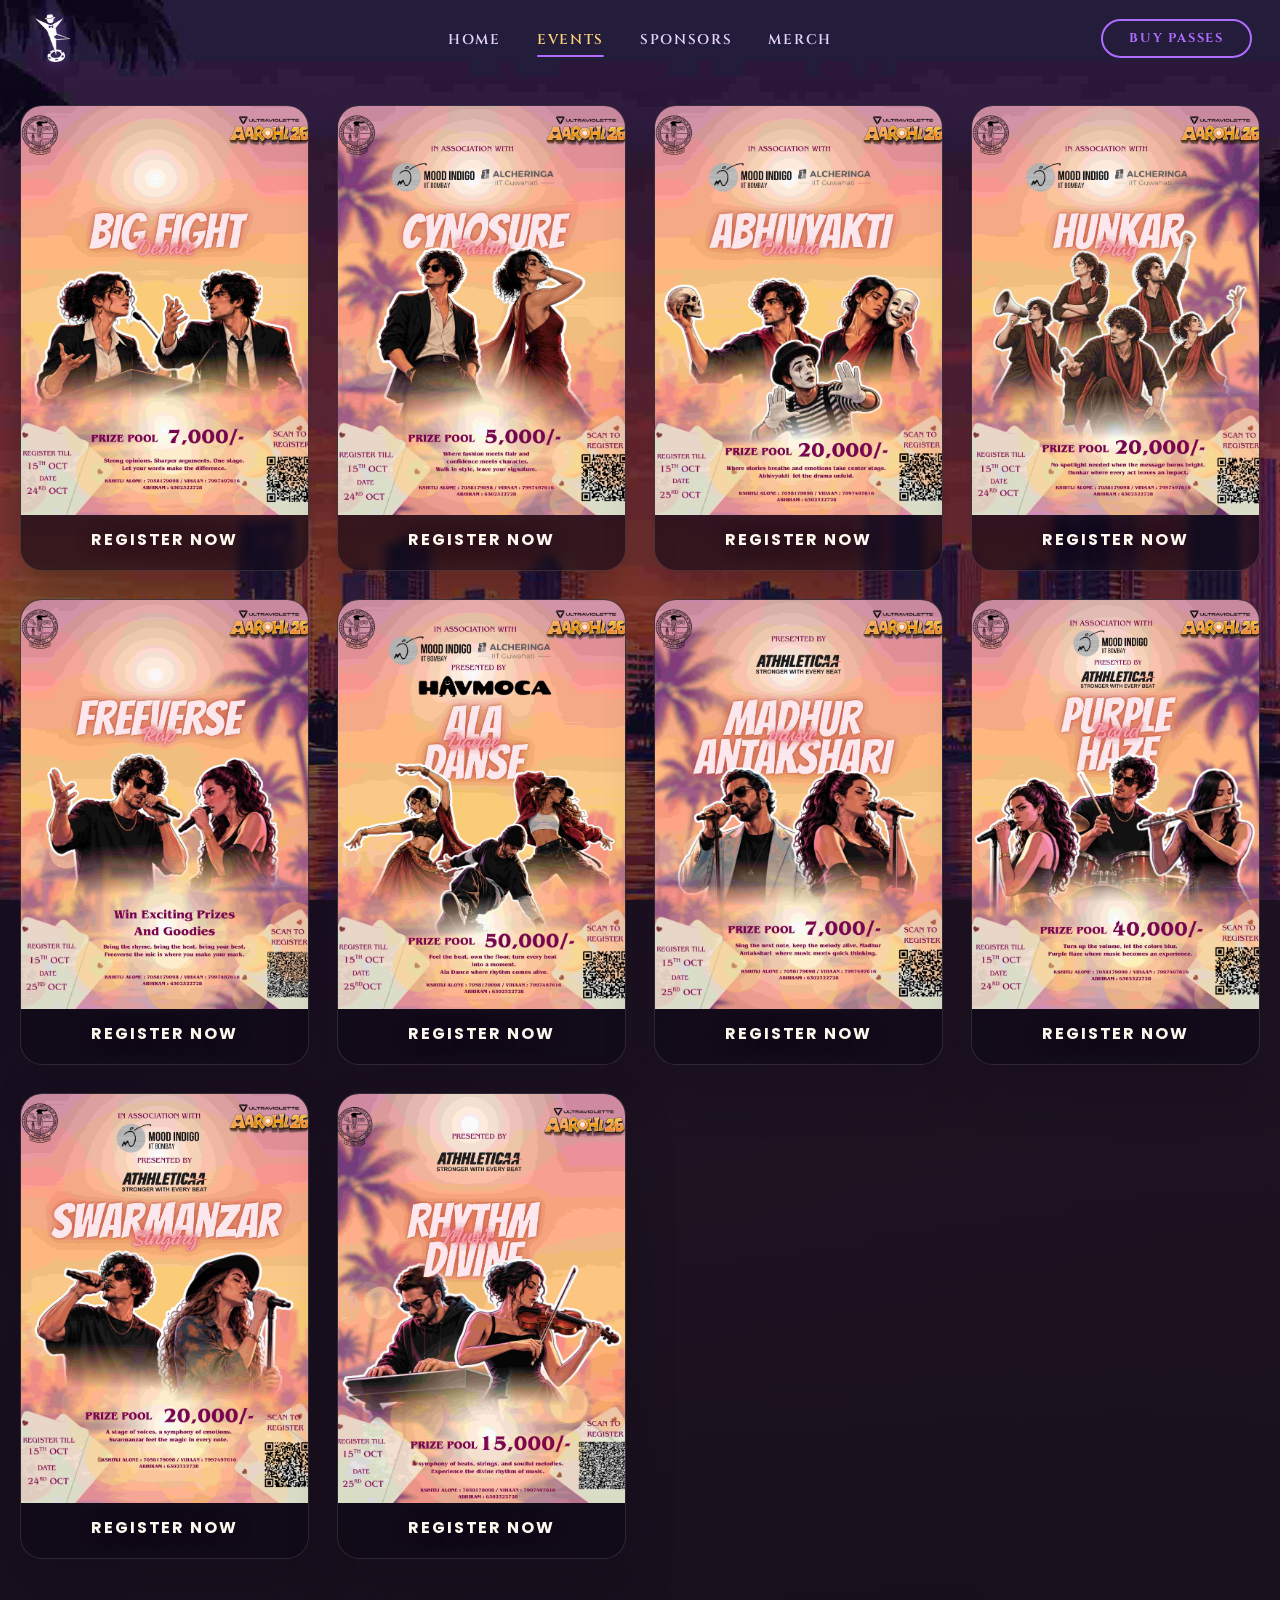
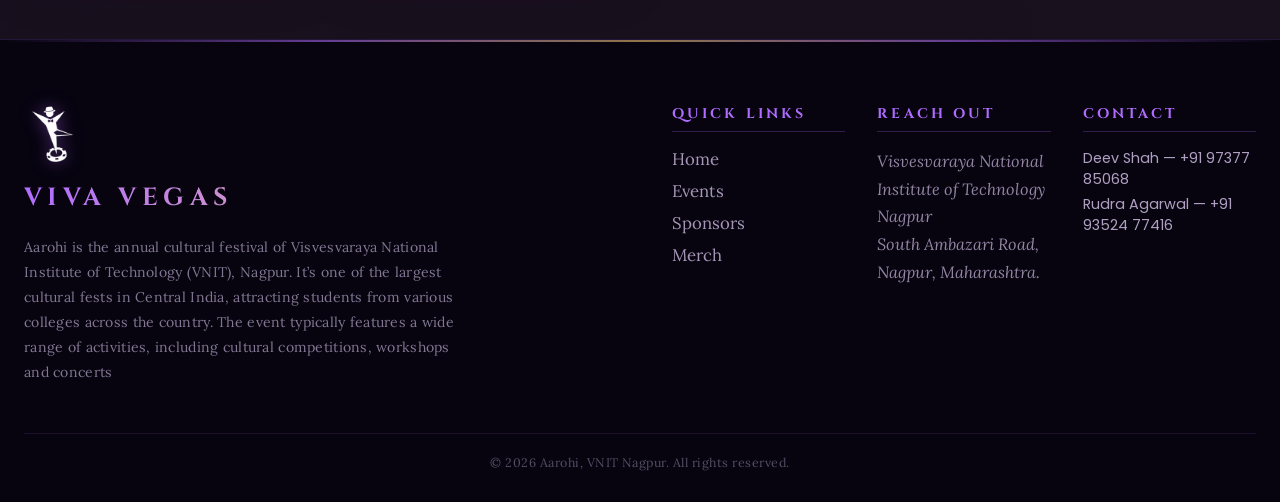
<file: events.html>
﻿<!DOCTYPE html>
<html lang="en">
<head>
  <meta charset="UTF-8" />
  <meta name="viewport" content="width=device-width, initial-scale=1.0" />
  <title>Aarohi 26 â€” Events</title>
  <link rel="icon" type="image/png" href="assets/logo-hogo/Aarohi Hobo BW Final.png">
  <meta property="og:title" content="Events - Aarohi '26">
  <meta property="og:description" content="Explore all events at Aarohi '26 - the annual cultural festival of VNIT Nagpur.">
  <meta property="og:image" content="assets/logo-hogo/logo.png">
  <meta property="og:type" content="website">
  <meta name="twitter:card" content="summary_large_image">
  <meta name="twitter:image" content="assets/logo-hogo/logo.png"
  <link rel="preconnect" href="https://fonts.googleapis.com">
  <link rel="preconnect" href="https://fonts.gstatic.com" crossorigin>
  <link href="https://fonts.googleapis.com/css2?family=Baloo+2:wght@500;600;700;800&family=Poppins:wght@400;500;600;700&family=Rock+Salt&family=EB+Garamond:ital,wght@0,400;0,500;1,400&family=Cinzel:wght@600;700&family=Lora:ital,wght@0,400;0,500;1,400&display=swap" rel="stylesheet">
  <link rel="stylesheet" href="css/style.css" />
</head>
<body class="events-body">
  <div class="events-page-shell">
    <header class="navbar">
      <nav class="nav-inner">
        <a href="index.html" class="nav-brand" aria-label="Aarohi Home">
          <img src="assets/logo-hogo/Aarohi Hobo BW Final.png" alt="Aarohi" class="nav-logo">
        </a>

        <ul class="nav-links">
          <li><a href="index.html">Home</a></li>
          <li><a href="events.html" class="active">Events</a></li>
          <li><a href="sponsors.html">Sponsors</a></li>
          <li><a href="merch.html">Merch</a></li>
        </ul>

        <a href="passes.html" class="nav-buy-passes">BUY PASSES</a>

        <button class="nav-toggle" id="navToggle" aria-label="Toggle menu">
          <span></span><span></span><span></span>
        </button>
      </nav>
    </header>

    <main class="events-main">
      <div class="events-grid">
        <article class="event-card">
          <img class="event-poster" src="assets/events/11.jpg" alt="BIG FIGHT poster" />
          <div class="event-card-content">
            <a class="register-btn" href="https://docs.google.com/forms/d/e/1FAIpQLSdChXWtwE8AHNhGxDvanGKtoERbqpgmjn0-omaAtrR9WdCQ-w/viewform" target="_blank" rel="noreferrer">Register Now</a>
          </div>
        </article>

        <article class="event-card">
          <img class="event-poster" src="assets/events/10.jpg" alt="CYNOSURE poster" />
          <div class="event-card-content">
            <a class="register-btn" href="https://docs.google.com/forms/d/e/1FAIpQLSfkh59AmRbj2oeOYEQ8o8V-Dm_bsj7jfuyq3mF4O_wcqqPdJg/viewform" target="_blank" rel="noreferrer">Register Now</a>
          </div>
        </article>

        <article class="event-card">
          <img class="event-poster" src="assets/events/9.jpg" alt="ABHIVYAKTI poster" />
          <div class="event-card-content">
            <a class="register-btn" href="https://docs.google.com/forms/d/e/1FAIpQLScCXFOE5jLBchbJ1e69Q045XCEFoeCP7IY_Fj63c0oAlm4t3g/viewform?usp=send_form" target="_blank" rel="noreferrer">Register Now</a>
          </div>
        </article>

        <article class="event-card">
          <img class="event-poster" src="assets/events/8.jpg" alt="HUNKAR poster" />
          <div class="event-card-content">
            <a class="register-btn" href="https://docs.google.com/forms/d/e/1FAIpQLScW1fg5-ibNPBVvveMpp2qTSSlr-miu4h8__obScxDiYoDA0w/viewform" target="_blank" rel="noreferrer">Register Now</a>
          </div>
        </article>

        <article class="event-card">
          <img class="event-poster" src="assets/events/6.jpg" alt="FREE VERSE poster" />
          <div class="event-card-content">
            <a class="register-btn" href="https://docs.google.com/forms/d/e/1FAIpQLScchexKt4ucT6tWX09el4WPsw2TqIoyb497BVN60SiRd66_mQ/viewform" target="_blank" rel="noreferrer">Register Now</a>
          </div>
        </article>

        <article class="event-card">
          <img class="event-poster" src="assets/events/5.jpg" alt="ALA DANSE poster" />
          <div class="event-card-content">
            <a class="register-btn" href="https://docs.google.com/forms/d/e/1FAIpQLSeh4r-cIjvkGoRHZWdkOyJe9Gatq80WacqT4DO1tJDNGiX1ww/viewform" target="_blank" rel="noreferrer">Register Now</a>
          </div>
        </article>

        <article class="event-card">
          <img class="event-poster" src="assets/events/4.jpg" alt="MADHUR ANTAKSHARI poster" />
          <div class="event-card-content">
            <a class="register-btn" href="https://docs.google.com/forms/d/e/1FAIpQLSfnEXf9IjDD-QVrIlksF6Yx5PPprcujY6gymqdiSXoWD14pnQ/viewform" target="_blank" rel="noreferrer">Register Now</a>
          </div>
        </article>

        <article class="event-card">
          <img class="event-poster" src="assets/events/3.jpg" alt="PURPLE HAZE poster" />
          <div class="event-card-content">
            <a class="register-btn" href="https://docs.google.com/forms/d/e/1FAIpQLSeTsg3WHUNv5-6GnHNfyvdHWM_BmzxDR-IxMsZN1KZ4nultig/viewform" target="_blank" rel="noreferrer">Register Now</a>
          </div>
        </article>

        <article class="event-card">
          <img class="event-poster" src="assets/events/2.jpg" alt="SWARMANZAR poster" />
          <div class="event-card-content">
            <a class="register-btn" href="https://docs.google.com/forms/d/e/1FAIpQLScueMPYbj0BHbyG5PVwN4g4c8I3ivMvKfVw0lmxw_4nOSI4xw/viewform" target="_blank" rel="noreferrer">Register Now</a>
          </div>
        </article>

        <article class="event-card">
          <img class="event-poster" src="assets/events/1.jpg" alt="RHYTHM DIVINE poster" />
          <div class="event-card-content">
            <a class="register-btn" href="https://docs.google.com/forms/d/e/1FAIpQLSe537v5wJlRaLDmcHvAnYgqaWmK0r3ROgivl3Wyck5Lsdln5g/viewform" target="_blank" rel="noreferrer">Register Now</a>
          </div>
        </article>
    </main>
  </div>

  <!-- ===== FOOTER ===== -->
  <footer class="footer" id="contact">
    <div class="footer-inner">

      <!-- LEFT: brand + about -->
      <div class="footer-left">
        <a href="index.html" aria-label="Aarohi Home">
          <img src="assets/logo-hogo/Aarohi Hobo BW Final.png" alt="Aarohi" class="footer-brand-logo">
        </a>
        <p class="footer-brand-name">VIVA VEGAS</p>
        <p class="footer-about">
          Aarohi is the annual cultural festival of Visvesvaraya National Institute of Technology (VNIT), Nagpur.
          It&rsquo;s one of the largest cultural fests in Central India, attracting students from various colleges across the country.
          The event typically features a wide range of activities, including cultural competitions, workshops and concerts
        </p>
      </div>

      <!-- RIGHT: quick links, reach out, contact -->
      <div class="footer-right">

        <!-- Quick Links -->
        <div class="footer-col">
          <p class="footer-col-title">Quick Links</p>
          <ul class="footer-links">
            <li><a href="index.html">Home</a></li>
            <li><a href="events.html">Events</a></li>
            <li><a href="sponsors.html">Sponsors</a></li>
            <li><a href="merch.html">Merch</a></li>
          </ul>
        </div>

        <!-- Reach Out -->
        <div class="footer-col">
          <p class="footer-col-title">Reach Out</p>
          <address class="footer-address">
            Visvesvaraya National Institute of Technology<br>
            Nagpur<br>
            South Ambazari Road,<br>
            Nagpur, Maharashtra.
          </address>
        </div>

        <!-- Contact -->
        <div class="footer-col">
          <p class="footer-col-title">Contact</p>
          <p class="footer-contact-simple">Deev Shah &mdash; +91 97377 85068</p>
          <p class="footer-contact-simple">Rudra Agarwal &mdash; +91 93524 77416</p>
        </div>

      </div>
    </div>
    <p class="footer-bottom">&copy; 2026 Aarohi, VNIT Nagpur. All rights reserved.</p>
  </footer>


  <script src="js/script.js"></script>
</body>
</html>
</file>
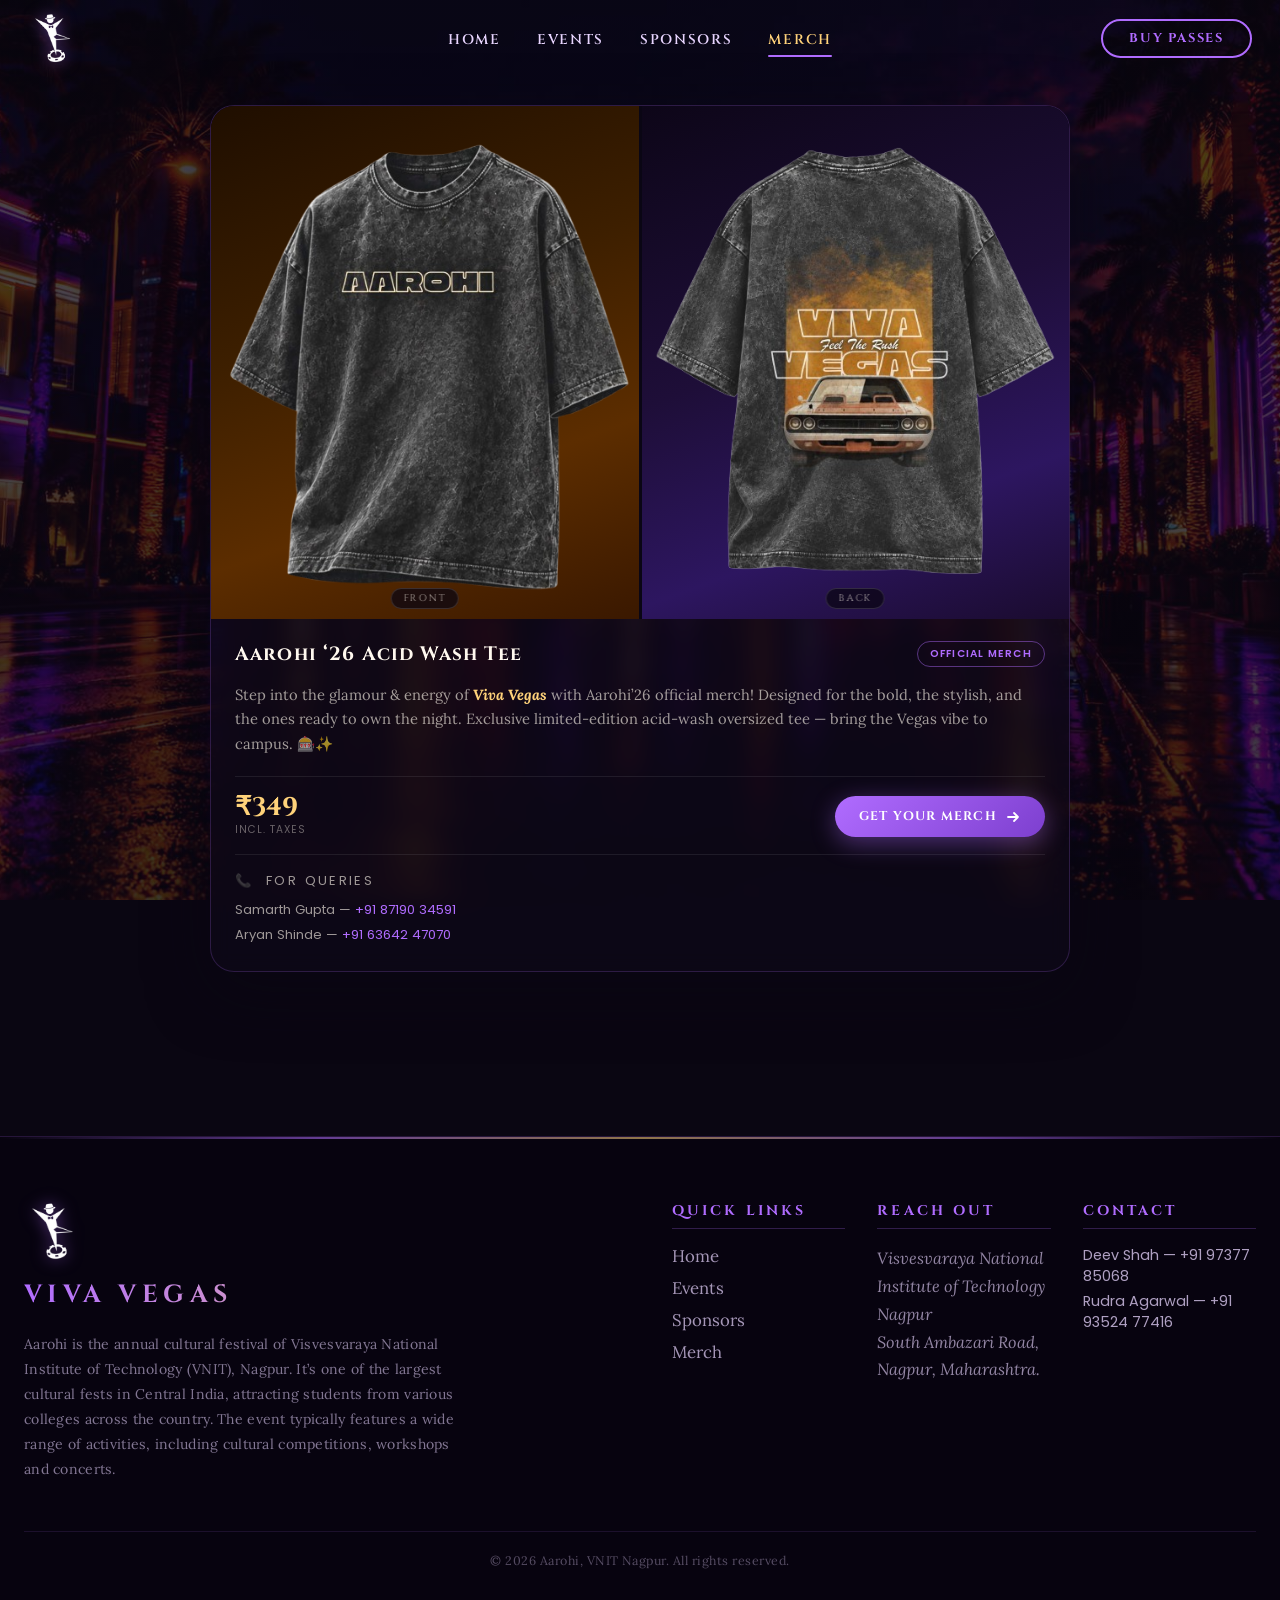
<file: merch.html>
﻿<!DOCTYPE html>
<html lang="en">
<head>
  <meta charset="UTF-8" />
  <meta name="viewport" content="width=device-width, initial-scale=1.0" />
  <title>Aarohi 26 — Merch</title>
  <link rel="icon" type="image/png" href="assets/logo-hogo/Aarohi Hobo BW Final.png">
  <meta property="og:title" content="Merch - Aarohi '26">
  <meta property="og:description" content="Official Aarohi '26 merch - limited edition acid wash tee.">
  <meta property="og:image" content="assets/logo-hogo/logo.png">
  <meta property="og:type" content="website">
  <meta name="twitter:card" content="summary_large_image">
  <meta name="twitter:image" content="assets/logo-hogo/logo.png"
  <link rel="preconnect" href="https://fonts.googleapis.com">
  <link rel="preconnect" href="https://fonts.gstatic.com" crossorigin>
  <link href="https://fonts.googleapis.com/css2?family=Baloo+2:wght@500;600;700;800&family=Poppins:wght@400;500;600;700&family=Rock+Salt&family=EB+Garamond:ital,wght@0,400;0,500;1,400&family=Cinzel:wght@600;700&family=Lora:ital,wght@0,400;0,500;1,400&display=swap" rel="stylesheet">
  <link rel="stylesheet" href="css/style.css" />
</head>
<body class="merch-body">
  <div class="merch-page-shell">

    <!-- ===== NAVBAR ===== -->
    <header class="navbar">
      <nav class="nav-inner">
        <a href="index.html" class="nav-brand" aria-label="Aarohi Home">
          <img src="assets/logo-hogo/Aarohi Hobo BW Final.png" alt="Aarohi" class="nav-logo">
        </a>
        <ul class="nav-links">
          <li><a href="index.html">Home</a></li>
          <li><a href="events.html">Events</a></li>
          <li><a href="sponsors.html">Sponsors</a></li>
          <li><a href="merch.html" class="active">Merch</a></li>
        </ul>
        <a href="passes.html" class="nav-buy-passes">BUY PASSES</a>
        <button class="nav-toggle" id="navToggle" aria-label="Toggle menu">
          <span></span><span></span><span></span>
        </button>
      </nav>
    </header>





    <!-- ===== PRODUCT GRID ===== -->
    <main class="merch-main" id="merch-grid">
      <div class="merch-grid merch-grid--single">

        <article class="merch-card merch-card--wide" id="product-aarohi-tee">

          <!-- Two-panel image view: front + back side by side -->
          <div class="merch-img-duo">
            <div class="merch-img-panel merch-img-panel--front">
              <img src="assets/Merch/front.png" alt="Aarohi '26 Tee — front (Viva Vegas graphic)" class="merch-product-img" />
              <span class="merch-img-label">Front</span>
            </div>
            <div class="merch-img-panel merch-img-panel--back">
              <img src="assets/Merch/back.png" alt="Aarohi '26 Tee — back (Aarohi wordmark)" class="merch-product-img" />
              <span class="merch-img-label">Back</span>
            </div>
          </div>

          <div class="merch-card-body">
            <div class="merch-card-top">
              <h3 class="merch-product-name">Aarohi &lsquo;26 Acid Wash Tee</h3>
              <span class="merch-tag">Official Merch</span>
            </div>

            <p class="merch-product-desc">
              Step into the glamour &amp; energy of <strong>Viva Vegas</strong> with Aarohi&rsquo;26 official merch! Designed for the bold, the stylish, and the ones ready to own the night. Exclusive limited-edition acid-wash oversized tee &mdash; bring the Vegas vibe to campus. 🎰✨
            </p>

            <div class="merch-card-footer">
              <div class="merch-price">
                <span class="merch-price-amount">&#8377;349</span>
                <span class="merch-price-note">incl. taxes</span>
              </div>
              <a href="https://docs.google.com/forms/d/e/1FAIpQLSf6gbsNlJemZMWixbKO2SIMDzfQ7hACGgNO_3Jp5aCEQ2DpFw/viewform" target="_blank" rel="noreferrer" class="merch-buy-btn">
                <span>Get Your Merch</span>
                <svg width="16" height="16" viewBox="0 0 16 16" fill="none" aria-hidden="true">
                  <path d="M3 8h10M9 4l4 4-4 4" stroke="currentColor" stroke-width="1.8" stroke-linecap="round" stroke-linejoin="round"/>
                </svg>
              </a>
            </div>

            <div class="merch-contact">
              <p class="merch-contact-label">&#128222;&nbsp; For queries</p>
              <p>Samarth Gupta &mdash; <a href="tel:+918719034591">+91 87190 34591</a></p>
              <p>Aryan Shinde &mdash; <a href="tel:+916364247070">+91 63642 47070</a></p>
            </div>

          </div>
        </article>

      </div><!-- /merch-grid -->

    </main><!-- /merch-main -->

  <!-- ===== FOOTER ===== -->
  <footer class="footer" id="contact">
    <div class="footer-inner">

      <!-- LEFT: brand + about -->
      <div class="footer-left">
        <a href="index.html" aria-label="Aarohi Home">
          <img src="assets/logo-hogo/Aarohi Hobo BW Final.png" alt="Aarohi" class="footer-brand-logo">
        </a>
        <p class="footer-brand-name">VIVA VEGAS</p>
        <p class="footer-about">
          Aarohi is the annual cultural festival of Visvesvaraya National Institute of Technology (VNIT), Nagpur.
          It&rsquo;s one of the largest cultural fests in Central India, attracting students from various colleges across the country.
          The event typically features a wide range of activities, including cultural competitions, workshops and concerts.
        </p>
      </div>

      <!-- RIGHT: quick links, reach out, contact -->
      <div class="footer-right">

        <!-- Quick Links -->
        <div class="footer-col">
          <p class="footer-col-title">Quick Links</p>
          <ul class="footer-links">
            <li><a href="index.html">Home</a></li>
            <li><a href="events.html">Events</a></li>
            <li><a href="sponsors.html">Sponsors</a></li>
            <li><a href="merch.html">Merch</a></li>
          </ul>
        </div>

        <!-- Reach Out -->
        <div class="footer-col">
          <p class="footer-col-title">Reach Out</p>
          <address class="footer-address">
            Visvesvaraya National Institute of Technology<br>
            Nagpur<br>
            South Ambazari Road,<br>
            Nagpur, Maharashtra.
          </address>
        </div>

        <!-- Contact -->
        <div class="footer-col">
          <p class="footer-col-title">Contact</p>
          <p class="footer-contact-simple">Deev Shah &mdash; +91 97377 85068</p>
          <p class="footer-contact-simple">Rudra Agarwal &mdash; +91 93524 77416</p>
        </div>

      </div>
    </div>
    <p class="footer-bottom">&copy; 2026 Aarohi, VNIT Nagpur. All rights reserved.</p>
  </footer>
  </div><!-- /merch-page-shell -->

  <script src="js/script.js"></script>
  <script>
    // Size button toggle
    document.querySelectorAll('.merch-card').forEach(card => {
      card.querySelectorAll('.size-btn').forEach(btn => {
        btn.addEventListener('click', () => {
          card.querySelectorAll('.size-btn').forEach(b => b.classList.remove('size-btn--active'));
          btn.classList.add('size-btn--active');
        });
      });
    });
  </script>
</body>
</html>
</file>
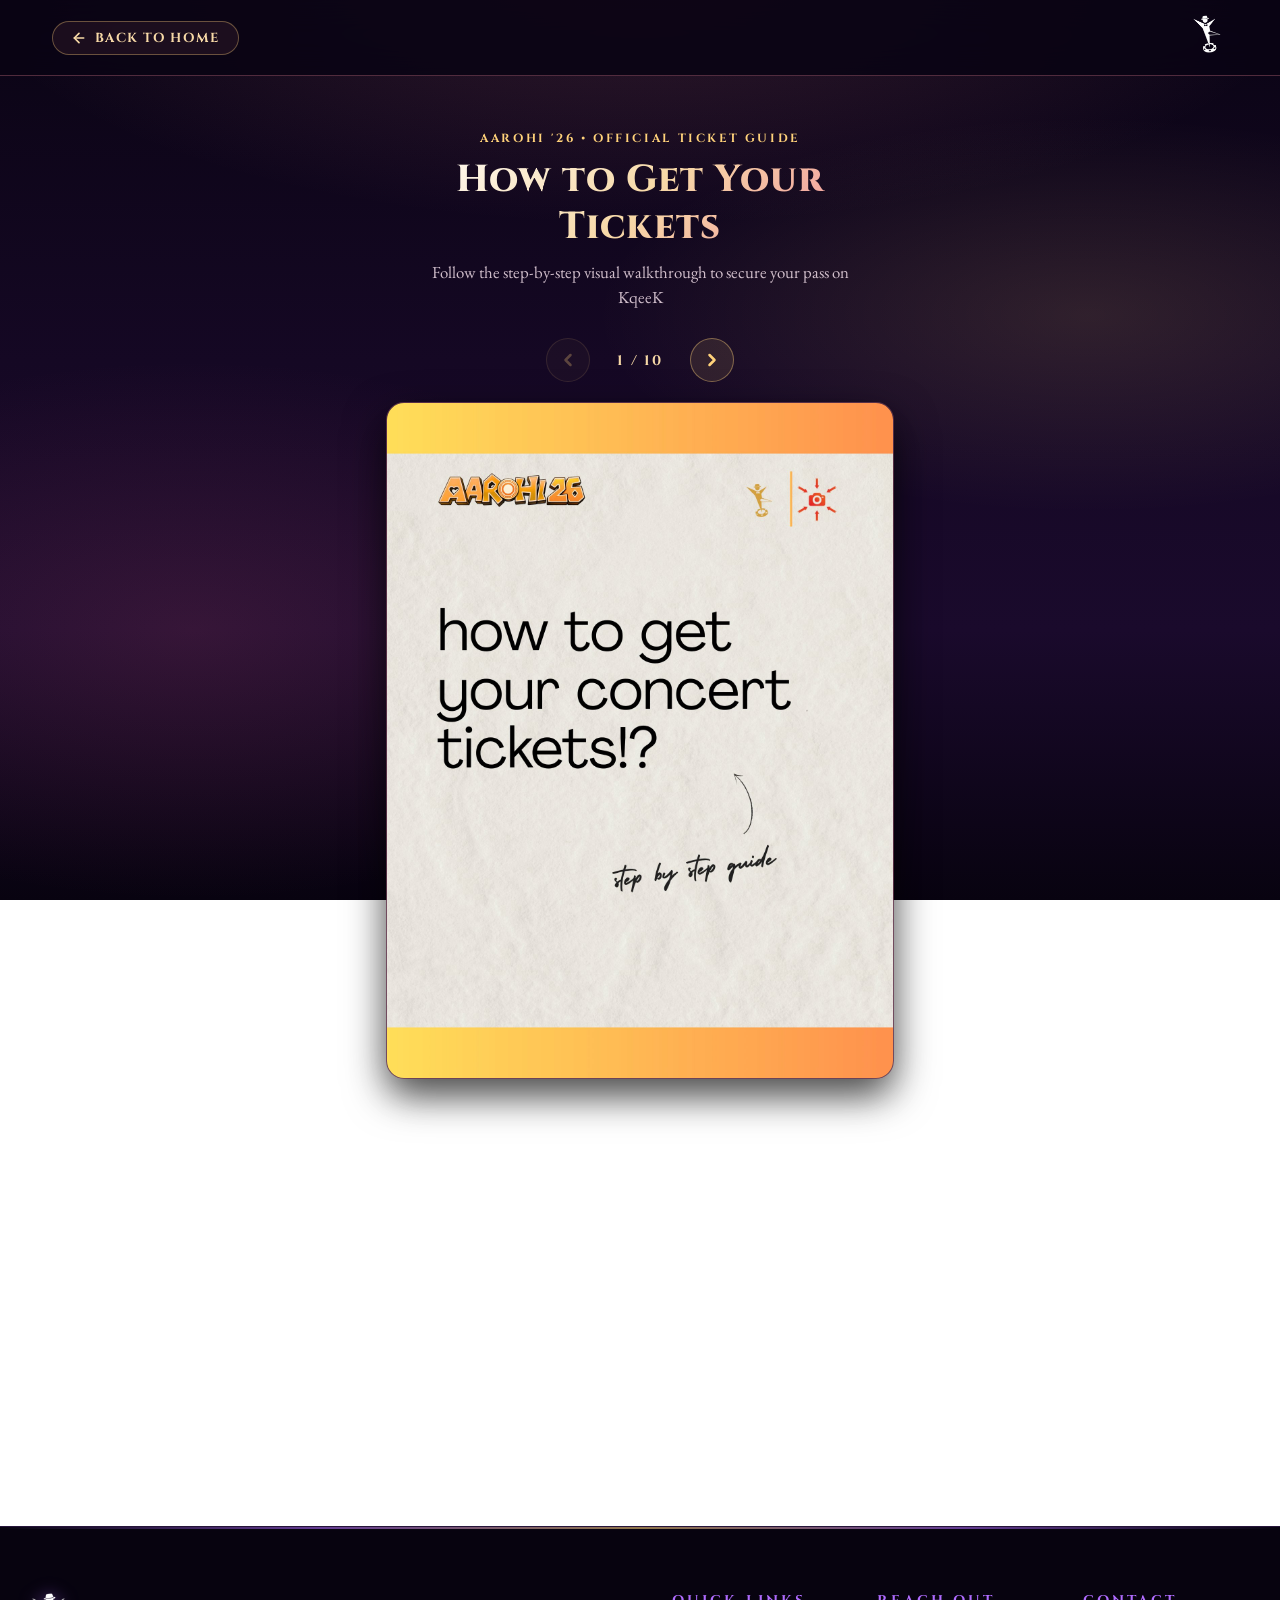
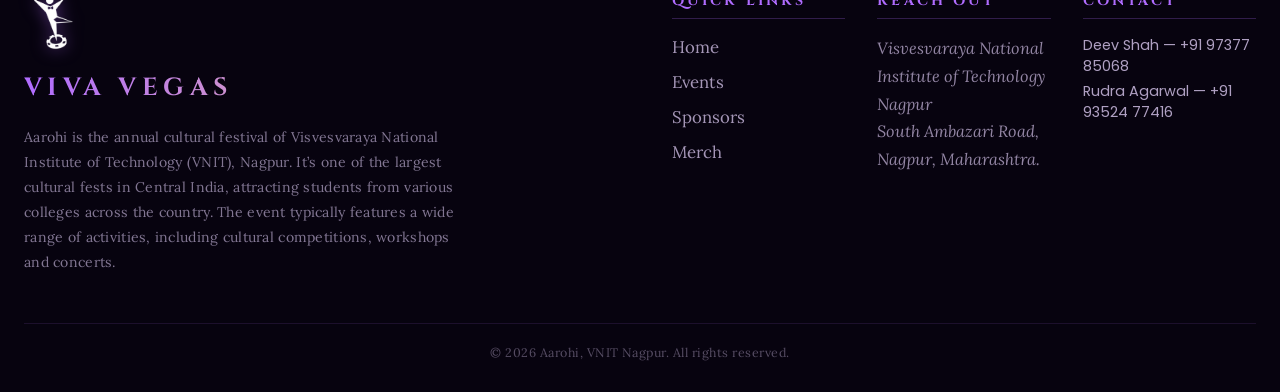
<file: passes.html>
<!DOCTYPE html>
<html lang="en">
<head>
  <meta charset="UTF-8">
  <meta name="viewport" content="width=device-width, initial-scale=1.0">
  <title>Buy Passes — Aarohi 26</title>
  <link rel="icon" type="image/png" href="assets/logo-hogo/Aarohi Hobo BW Final.png">
  <meta property="og:title" content="Buy Passes - Aarohi '26">
  <meta property="og:description" content="Get your passes for Aarohi '26 - the annual cultural festival of VNIT Nagpur.">
  <meta property="og:image" content="assets/logo-hogo/logo.png">
  <meta property="og:type" content="website">
  <meta name="twitter:card" content="summary_large_image">
  <meta name="twitter:image" content="assets/logo-hogo/logo.png">
  <link rel="preconnect" href="https://fonts.googleapis.com">
  <link rel="preconnect" href="https://fonts.gstatic.com" crossorigin>
  <link href="https://fonts.googleapis.com/css2?family=Cinzel:wght@600;700;800&family=EB+Garamond:ital,wght@0,400;0,500;0,600;1,400&family=Poppins:wght@400;500;600;700&display=swap" rel="stylesheet">
  <link rel="stylesheet" href="css/passes.css">
  <link rel="stylesheet" href="css/style.css">
</head>
<body class="passes-body">

  <!-- ===== TOP BAR ===== -->
  <header class="passes-topbar">
    <div class="topbar-inner">
      <a href="index.html" class="back-link" aria-label="Return to Aarohi home">
        <svg class="back-icon" viewBox="0 0 24 24" fill="none" stroke="currentColor" stroke-width="2.5" stroke-linecap="round" stroke-linejoin="round">
          <line x1="19" y1="12" x2="5" y2="12"></line>
          <polyline points="12 19 5 12 12 5"></polyline>
        </svg>
        <span>Back to Home</span>
      </a>

      <div class="brand-tag">
        <img src="assets/logo-hogo/Aarohi Hobo BW Final.png" alt="Aarohi 26" class="brand-logo">
      </div>
    </div>
  </header>

  <!-- ===== MAIN CONTENT CONTAINER ===== -->
  <main class="passes-container">

    <!-- Header Section -->
    <section class="passes-header">
      <span class="badge">AAROHI '26 &bull; OFFICIAL TICKET GUIDE</span>
      <h1 class="page-title">How to Get Your Tickets</h1>
      <p class="page-subtitle">Follow the step-by-step visual walkthrough to secure your pass on KqeeK</p>
    </section>

    <!-- Swipeable Card Stack -->
    <article class="card-stack-container">
      
      <!-- Navigation Controls -->
      <div class="card-nav">
        <button class="card-nav-btn card-nav-prev" id="prevCard" aria-label="Previous step">
          <svg viewBox="0 0 24 24" fill="none" stroke="currentColor" stroke-width="3" stroke-linecap="round" stroke-linejoin="round">
            <polyline points="15 18 9 12 15 6"></polyline>
          </svg>
        </button>
        
        <span class="card-counter" id="cardCounter">1 / 10</span>
        
        <button class="card-nav-btn card-nav-next" id="nextCard" aria-label="Next step">
          <svg viewBox="0 0 24 24" fill="none" stroke="currentColor" stroke-width="3" stroke-linecap="round" stroke-linejoin="round">
            <polyline points="9 6 15 12 9 18"></polyline>
          </svg>
        </button>
      </div>

      <!-- Card Stack -->
      <div class="card-stack" id="cardStack">
        
        <div class="stack-card" data-index="0">
          <img src="assets/compressed_tickets/100.jpg" onerror="this.onerror=null; this.src='assets/tickets/100.png'" alt="How to get concert passes guide" loading="eager">
        </div>

        <div class="stack-card" data-index="1">
          <img src="assets/compressed_tickets/200.jpg" onerror="this.onerror=null; this.src='assets/tickets/200.png'" alt="Step 1: Download KqeeK App" loading="lazy">
        </div>

        <div class="stack-card" data-index="2">
          <img src="assets/compressed_tickets/300.jpg" onerror="this.onerror=null; this.src='assets/tickets/300.png'" alt="Step 2: Create Account" loading="lazy">
        </div>

        <div class="stack-card" data-index="3">
          <img src="assets/compressed_tickets/400.jpg" onerror="this.onerror=null; this.src='assets/tickets/400.png'" alt="Step 3: Complete Profile" loading="lazy">
        </div>

        <div class="stack-card" data-index="4">
          <img src="assets/compressed_tickets/500.jpg" onerror="this.onerror=null; this.src='assets/tickets/500.png'" alt="Step 4: Click QR Scan" loading="lazy">
        </div>

        <div class="stack-card" data-index="5">
          <img src="assets/compressed_tickets/600.jpg" onerror="this.onerror=null; this.src='assets/tickets/600.png'" alt="Step 5: Scan Aarohi QR" loading="lazy">
        </div>

        <div class="stack-card" data-index="6">
          <img src="assets/compressed_tickets/700.jpg" onerror="this.onerror=null; this.src='assets/tickets/700.png'" alt="Step 6: Select Phase" loading="lazy">
        </div>

        <div class="stack-card" data-index="7">
          <img src="assets/compressed_tickets/800.jpg" onerror="this.onerror=null; this.src='assets/tickets/800.png'" alt="Step 7: Fill Form" loading="lazy">
        </div>

        <div class="stack-card" data-index="8">
          <img src="assets/compressed_tickets/900.jpg" onerror="this.onerror=null; this.src='assets/tickets/900.png'" alt="Step 8: Promo and Payment" loading="lazy">
        </div>

        <div class="stack-card" data-index="9">
          <img src="assets/compressed_tickets/1000.jpg" onerror="this.onerror=null; this.src='assets/tickets/1000.png'" alt="Step 9: Digital QR Pass" loading="lazy">
        </div>

      </div>

    </article>

    <!-- Professional Bottom Action Section -->
    <section class="passes-bottom-section">
      <div class="action-card">
        <h2 class="action-title">Ready to Experience Viva Vegas?</h2>
        <p class="action-desc">Get your digital QR pass directly on the KqeeK app and enter the festival grounds hassle-free.</p>
        
        <div class="action-btn-wrap">
          <a href="https://kqeek.onelink.me/xF6d?af_xp=custom&pid=qr&deep_link_value=qr&deep_link_sub1=event%3A4d9d4cf0-da0d-4fb9-9d86-615aefbd316c&guid=event%3A4d9d4cf0-da0d-4fb9-9d86-615aefbd316c" 
             target="_blank" 
             rel="noreferrer" 
             class="btn-primary-action">
            <span>GET PASSES ON KQEEK</span>
            <svg class="btn-arrow-right" viewBox="0 0 24 24" fill="none" stroke="currentColor" stroke-width="2.5" stroke-linecap="round" stroke-linejoin="round">
              <line x1="5" y1="12" x2="19" y2="12"></line>
              <polyline points="12 5 19 12 12 19"></polyline>
            </svg>
          </a>
        </div>
        <span class="action-badge">Available on Google Play &amp; Apple App Store</span>
      </div>
    </section>

  </main>

  <!-- ===== FOOTER ===== -->
  <footer class="footer" id="contact">
    <div class="footer-inner">

      <!-- LEFT: brand + about -->
      <div class="footer-left">
        <a href="index.html" aria-label="Aarohi Home">
          <img src="assets/logo-hogo/Aarohi Hobo BW Final.png" alt="Aarohi" class="footer-brand-logo">
        </a>
        <p class="footer-brand-name">VIVA VEGAS</p>
        <p class="footer-about">
          Aarohi is the annual cultural festival of Visvesvaraya National Institute of Technology (VNIT), Nagpur.
          It&rsquo;s one of the largest cultural fests in Central India, attracting students from various colleges across the country.
          The event typically features a wide range of activities, including cultural competitions, workshops and concerts.
        </p>
      </div>

      <!-- RIGHT: quick links, reach out, contact -->
      <div class="footer-right">

        <!-- Quick Links -->
        <div class="footer-col">
          <p class="footer-col-title">Quick Links</p>
          <ul class="footer-links">
            <li><a href="index.html">Home</a></li>
            <li><a href="events.html">Events</a></li>
            <li><a href="sponsors.html">Sponsors</a></li>
            <li><a href="merch.html">Merch</a></li>
          </ul>
        </div>

        <!-- Reach Out -->
        <div class="footer-col">
          <p class="footer-col-title">Reach Out</p>
          <address class="footer-address">
            Visvesvaraya National Institute of Technology<br>
            Nagpur<br>
            South Ambazari Road,<br>
            Nagpur, Maharashtra.
          </address>
        </div>

        <!-- Contact -->
        <div class="footer-col">
          <p class="footer-col-title">Contact</p>
          <p class="footer-contact-simple">Deev Shah &mdash; +91 97377 85068</p>
          <p class="footer-contact-simple">Rudra Agarwal &mdash; +91 93524 77416</p>
        </div>

      </div>
    </div>
    <p class="footer-bottom">&copy; 2026 Aarohi, VNIT Nagpur. All rights reserved.</p>
  </footer>


  <script>
    (function () {
      const cards   = Array.from(document.querySelectorAll('.stack-card'));
      const counter = document.getElementById('cardCounter');
      const prevBtn = document.getElementById('prevCard');
      const nextBtn = document.getElementById('nextCard');
      const total   = cards.length;
      let current   = 0;
      let busy      = false;

      function render() {
        cards.forEach((card, i) => {
          card.classList.remove('is-top', 'is-next', 'is-hidden', 'fly-out-left', 'fly-in-right');
          card.style.cssText = '';
          const pos = i - current;
          if      (pos <  0) card.classList.add('is-hidden');
          else if (pos === 0) card.classList.add('is-top');
          else if (pos === 1) card.classList.add('is-next');
          else                card.classList.add('is-hidden');
        });
        counter.textContent = (current + 1) + ' / ' + total;
        prevBtn.disabled    = current === 0;
        nextBtn.disabled    = current === total - 1;
        busy = false;
      }

      function goNext() {
        if (busy || current >= total - 1) return;
        busy = true;
        const top = cards[current];
        top.classList.add('fly-out-left');
        top.addEventListener('animationend', () => { current++; render(); }, { once: true });
      }

      function goPrev() {
        if (busy || current <= 0) return;
        busy = true;
        current--;
        const incoming = cards[current];
        incoming.classList.remove('is-hidden');
        incoming.classList.add('is-top', 'fly-in-right');
        incoming.addEventListener('animationend', () => render(), { once: true });
      }

      nextBtn.addEventListener('click', goNext);
      prevBtn.addEventListener('click', goPrev);

      cards.forEach(card => {
        card.addEventListener('click', () => {
          if (card.classList.contains('is-top')) goNext();
        });
      });

      render();
    })();
  </script>
</body>
</html>
</file>
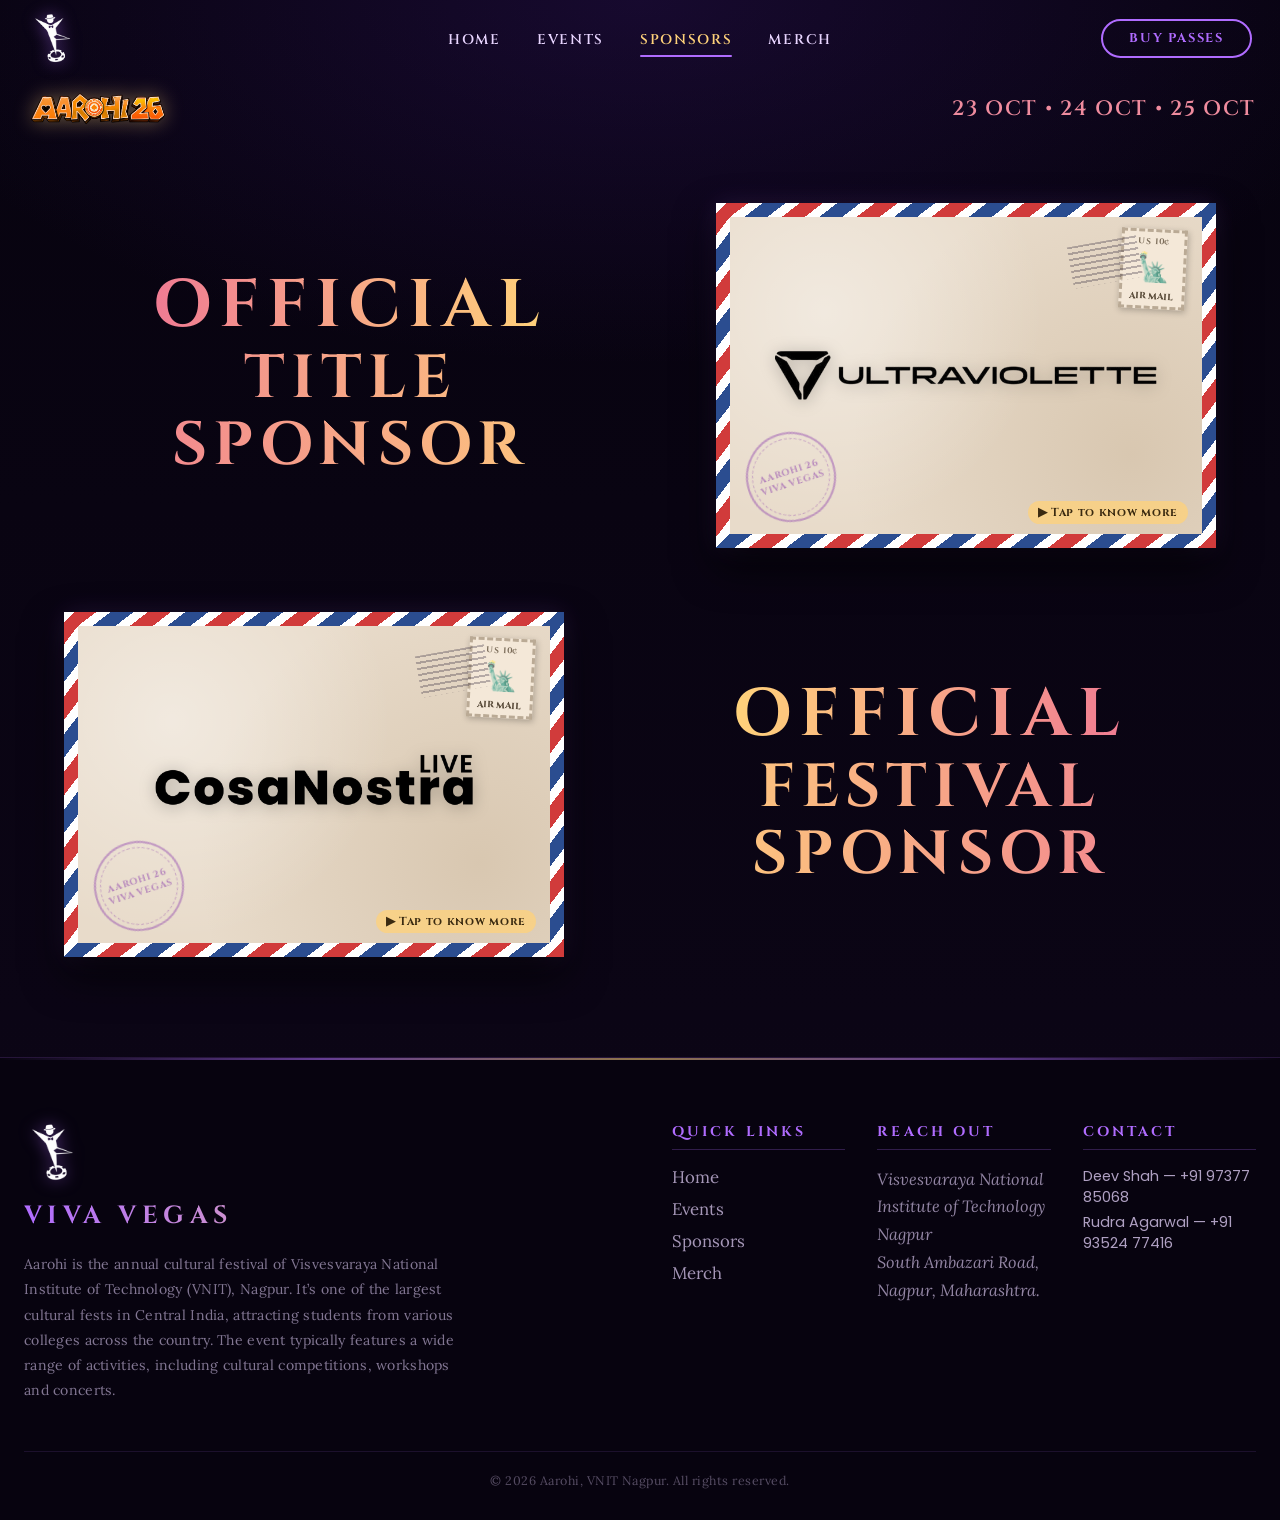
<file: sponsors.html>
﻿<!DOCTYPE html>
<html lang="en">
<head>
  <meta charset="UTF-8" />
  <meta name="viewport" content="width=device-width, initial-scale=1.0" />
  <title>Aarohi 26 — Official Sponsors</title>
  <meta name="description" content="Official Sponsors of Aarohi 26 — Viva Vegas, VNIT Nagpur.">
  
  <link rel="preconnect" href="https://fonts.googleapis.com">
  <link rel="preconnect" href="https://fonts.gstatic.com" crossorigin>
  <link href="https://fonts.googleapis.com/css2?family=Baloo+2:wght@500;600;700;800&family=Cinzel:wght@600;700;800;900&family=Lora:ital,wght@0,400;0,500;1,400&family=Poppins:wght@400;500;600;700&family=Rock+Salt&family=Rye&family=Sancreek&display=swap" rel="stylesheet">
  <link rel="stylesheet" href="css/style.css" />

  <style>
    /* =====================================================
       SPONSORS PAGE
       ===================================================== */

    body.sponsors-body {
      background: #07030f;
      color: var(--cream);
      overflow-x: hidden;
    }

    .sponsors-shell {
      min-height: 100vh;
      background:
        radial-gradient(ellipse 100% 40% at 50% 0%, rgba(60,25,120,0.3) 0%, transparent 60%),
        radial-gradient(ellipse 70% 40% at 80% 100%, rgba(90,20,70,0.2) 0%, transparent 55%),
        linear-gradient(180deg, #07030f 0%, #0d0618 100%);
    }

    .sp-header-banner {
      display: flex;
      justify-content: space-between;
      align-items: center;
      max-width: 1280px;
      margin: 0 auto;
      padding: 85px 24px 10px;
    }

    .sp-header-logo {
      height: 48px;
      filter: drop-shadow(0 0 10px rgba(255,210,122,0.4));
    }

    .sp-header-dates {
      font-family: 'Cinzel', serif;
      font-weight: 600;
      font-size: clamp(0.9rem, 2vw, 1.3rem);
      color: var(--pink);
      text-align: right;
      letter-spacing: 0.08em;
    }

    .sp-main {
      max-width: 1240px;
      margin: 0 auto;
      padding: 40px 24px 100px;
    }

    /* =====================================================
       Z-LAYOUT — alternating text + card rows
       ===================================================== */

    .z-sponsor-container {
      display: flex;
      flex-direction: column;
      gap: 64px;
      margin-top: 20px;
    }

    .z-sponsor-row {
      display: flex;
      align-items: center;
      justify-content: space-between;
      gap: 40px;
    }

    .z-sponsor-row.reverse {
      flex-direction: row-reverse;
    }

    /* Text side */
    .z-sponsor-text {
      flex: 1;
      display: flex;
      flex-direction: column;
      align-items: center;
      justify-content: center;
      text-align: center;
      padding: 20px;
    }

    .sp-vintage-official {
      font-family: 'Cinzel', serif;
      font-size: clamp(2.4rem, 5.5vw, 4.2rem);
      font-weight: 700;
      line-height: 1.05;
      letter-spacing: 0.12em;
      text-transform: uppercase;
      background: linear-gradient(90deg, #b06eff, #ffd27a);
      -webkit-background-clip: text;
      -webkit-text-fill-color: transparent;
      background-clip: text;
    }

    .sp-vintage-role {
      font-family: 'Cinzel', serif;
      font-size: clamp(2.2rem, 5vw, 3.8rem);
      font-weight: 700;
      line-height: 1.1;
      letter-spacing: 0.1em;
      text-transform: uppercase;
      margin-top: 4px;
      background: linear-gradient(90deg, #b06eff, #ffd27a);
      -webkit-background-clip: text;
      -webkit-text-fill-color: transparent;
      background-clip: text;
    }

    .theme-pink .sp-vintage-official,
    .theme-pink .sp-vintage-role { background: linear-gradient(90deg, #f07b93, #ffd27a); -webkit-background-clip: text; background-clip: text; }

    .theme-yellow .sp-vintage-official,
    .theme-yellow .sp-vintage-role { background: linear-gradient(90deg, #ffd27a, #f07b93); -webkit-background-clip: text; background-clip: text; }

    /* Card side wrapper */
    .z-card-wrap {
      flex: 1.1;
      max-width: 540px;
      display: flex;
      justify-content: center;
    }

    /* =====================================================
       FLIP CARD — hover only (no touch/click flip)
       ===================================================== */

    .flip-card {
      width: 100%;
      max-width: 500px;
      aspect-ratio: 1.45 / 1;
      perspective: 1200px;
      cursor: default;
    }

    .flip-card-inner {
      position: relative;
      width: 100%;
      height: 100%;
      transform-style: preserve-3d;
      transition: transform 0.65s cubic-bezier(0.4, 0, 0.2, 1);
    }

    /* Flip triggered by JS .flipped class only — no CSS hover */
    .flip-card.flipped .flip-card-inner {
      transform: rotateY(180deg);
    }

    .flip-card-front,
    .flip-card-back {
      position: absolute;
      inset: 0;
      border-radius: 8px;
      backface-visibility: hidden;
      -webkit-backface-visibility: hidden;
      display: flex;
      align-items: center;
      justify-content: center;
      overflow: hidden;
    }

    /* FRONT — airmail parchment */
    .flip-card-front {
      background: #e8dbca;
      border: 14px solid transparent;
      border-image: repeating-linear-gradient(
        -45deg,
        #d13b3b 0 16px,
        #ffffff 16px 26px,
        #2b4d90 26px 42px,
        #ffffff 42px 52px
      ) 18;
      box-shadow: 0 18px 40px rgba(0,0,0,0.7), 0 0 25px rgba(176,108,255,0.15);
    }

    /* Parchment texture overlay */
    .flip-card-front::before {
      content: '';
      position: absolute;
      inset: 0;
      background:
        radial-gradient(circle at 20% 30%, rgba(255,255,255,0.4), transparent 50%),
        radial-gradient(circle at 85% 75%, rgba(170,140,100,0.25), transparent 60%);
      pointer-events: none;
    }

    /* Postage stamp — top right */
    .flip-stamp {
      position: absolute;
      top: 12px;
      right: 16px;
      width: 66px;
      height: 80px;
      background: #f4e8d8;
      border: 3px dashed #baaa95;
      padding: 4px;
      display: flex;
      flex-direction: column;
      align-items: center;
      justify-content: space-between;
      box-shadow: 1px 2px 6px rgba(0,0,0,0.25);
      transform: rotate(3deg);
      z-index: 2;
      font-family: 'Cinzel', serif;
      user-select: none;
    }

    .flip-stamp .s-hd { font-size: 0.52rem; font-weight: 700; color: #7a6b58; letter-spacing: 0.1em; }
    .flip-stamp .s-art { font-size: 1.7rem; line-height: 1; opacity: 0.75; }
    .flip-stamp .s-ft { font-size: 0.56rem; font-weight: 800; color: #5c4e3c; }

    /* Wavy cancel lines over stamp */
    .flip-cancel {
      position: absolute;
      top: 24px;
      right: 62px;
      width: 70px;
      height: 42px;
      background: repeating-linear-gradient(
        0deg,
        transparent 0 4px,
        rgba(50,40,60,0.32) 4px 6px
      );
      transform: rotate(-10deg);
      pointer-events: none;
      z-index: 3;
    }

    /* Postmark circle — bottom left */
    .flip-postmark {
      position: absolute;
      bottom: 12px;
      left: 16px;
      width: 90px;
      height: 90px;
      border: 2px solid rgba(130,45,170,0.4);
      border-radius: 50%;
      display: flex;
      flex-direction: column;
      align-items: center;
      justify-content: center;
      font-family: 'Cinzel', serif;
      font-size: 0.58rem;
      font-weight: 700;
      color: rgba(130,45,170,0.5);
      text-transform: uppercase;
      letter-spacing: 0.08em;
      transform: rotate(-18deg);
      pointer-events: none;
      z-index: 2;
      user-select: none;
    }

    .flip-postmark::after {
      content: '';
      position: absolute;
      inset: 4px;
      border: 1px dashed rgba(130,45,170,0.35);
      border-radius: 50%;
    }

    /* Brand name — centre */
    .flip-brand {
      position: relative;
      z-index: 4;
      display: flex;
      align-items: center;
      justify-content: center;
      padding: 0 24px;
    }

    .sponsor-logo-img {
      max-width: 75%;
      max-height: 110px;
      width: auto;
      height: auto;
      object-fit: contain;
      border-radius: 6px;
      filter: drop-shadow(0 2px 8px rgba(0,0,0,0.25));
    }

    .sponsor-logo-img--title {
      max-width: 90%;
      max-height: 170px;
    }

    /* "Tap to know more" hint — bottom right of front */
    .flip-hint {
      position: absolute;
      bottom: 10px;
      right: 14px;
      z-index: 5;
      font-family: 'Cinzel', serif;
      font-size: 0.72rem;
      font-weight: 700;
      letter-spacing: 0.06em;
      color: #3a2a10;
      background: rgba(255, 210, 122, 0.75);
      padding: 4px 10px;
      border-radius: 20px;
      pointer-events: none;
      user-select: none;
    }

    /* BACK — dark with info */
    .flip-card-back {
      background: linear-gradient(135deg, #0d0618 0%, #1a0a30 100%);
      border: 1px solid rgba(176,108,255,0.3);
      box-shadow: 0 18px 40px rgba(0,0,0,0.7);
      transform: rotateY(180deg);
      flex-direction: column;
      align-items: flex-start;
      gap: 8px;
      padding: 24px 22px;
      text-align: left;
    }

    .flip-back-name {
      font-family: 'Cinzel', serif;
      font-size: 1.1rem;
      font-weight: 700;
      letter-spacing: 0.1em;
      text-transform: uppercase;
      color: var(--gold);
      margin-bottom: 2px;
    }

    .flip-back-tagline {
      font-family: 'Lora', serif;
      font-size: 0.82rem;
      font-style: italic;
      color: rgba(255, 210, 122, 0.7);
      letter-spacing: 0.04em;
    }

    .flip-back-desc {
      font-family: 'Lora', serif;
      font-size: 0.78rem;
      color: rgba(232,213,255,0.75);
      line-height: 1.5;
      letter-spacing: 0.02em;
    }

    .flip-back-link {
      font-family: 'Cinzel', serif;
      font-size: 0.7rem;
      font-weight: 700;
      letter-spacing: 0.08em;
      color: var(--gold);
      text-decoration: none;
      margin-top: 4px;
      border-bottom: 1px solid rgba(255,210,122,0.4);
      padding-bottom: 1px;
      transition: color 0.2s;
    }

    .flip-back-link:hover { color: #fff; border-color: #fff; }

    /* =====================================================
       RESPONSIVE
       ===================================================== */

    @media (max-width: 900px) {
      .z-sponsor-row,
      .z-sponsor-row.reverse {
        flex-direction: column;
        gap: 24px;
      }
      .z-card-wrap {
        width: 100%;
        max-width: 440px;
      }
      .sp-vintage-official, .sp-vintage-role {
        font-size: clamp(2rem, 8vw, 3.2rem);
      }
    }

    @media (max-width: 540px) {
      .sp-main { padding: 10px 16px 60px; }
    }
  </style>
</head>

<body class="sponsors-body">
  <div class="sponsors-shell">

    <!-- ===== NAVBAR ===== -->
    <header class="navbar">
      <nav class="nav-inner">
        <a href="index.html" class="nav-brand" aria-label="Aarohi Home">
          <img src="assets/logo-hogo/Aarohi Hobo BW Final.png" alt="Aarohi" class="nav-logo">
        </a>

        <ul class="nav-links">
          <li><a href="index.html">Home</a></li>
          <li><a href="events.html">Events</a></li>
          <li><a href="sponsors.html" class="active">Sponsors</a></li>
          <li><a href="merch.html">Merch</a></li>
        </ul>

        <a href="passes.html" class="nav-buy-passes">BUY PASSES</a>

        <button class="nav-toggle" id="navToggle" aria-label="Toggle menu">
          <span></span><span></span><span></span>
        </button>
      </nav>
    </header>

    <!-- ===== PAGE HEADER BANNER ===== -->
    <div class="sp-header-banner">
      <img src="assets/logo-hogo/logo.png" alt="Aarohi 26" class="sp-header-logo">
      <div class="sp-header-dates">
        23 OCT &bull; 24 OCT &bull; 25 OCT
      </div>
    </div>

    <!-- ===== MAIN CONTENT ===== -->
    <main class="sp-main">

      <section class="z-sponsor-container">

        <!-- TITLE SPONSOR -->
        <div class="z-sponsor-row theme-pink">
          <div class="z-sponsor-text">
            <h1 class="sp-vintage-official">OFFICIAL</h1>
            <h2 class="sp-vintage-role">TITLE SPONSOR</h2>
          </div>

          <div class="z-card-wrap">
            <div class="flip-card" aria-label="Ultraviolette - tap to know more">
              <div class="flip-card-inner">

                <div class="flip-card-front">
                  <div class="flip-cancel"></div>
                  <div class="flip-stamp">
                    <span class="s-hd">US 10¢</span>
                    <span class="s-art">🗽</span>
                    <span class="s-ft">AIR MAIL</span>
                  </div>
                  <div class="flip-postmark">
                    <span>AAROHI 26</span>
                    <span>VIVA VEGAS</span>
                  </div>
                  <div class="flip-brand">
                    <img src="assets/OFFICIAL_TITLE_SPONSOR.png" alt="Ultraviolette" class="sponsor-logo-img sponsor-logo-img--title" />
                  </div>
                  <span class="flip-hint">&#9654; Tap to know more</span>
                </div>

                <div class="flip-card-back">
                  <p class="flip-back-name">Ultraviolette</p>
                  <p class="flip-back-tagline">Fast. Forward.</p>
                  <p class="flip-back-desc">Founded by Narayan Subramaniam &amp; Niraj Rajmohan, Ultraviolette builds high-performance electric motorcycles — where aviation-inspired design meets cutting-edge engineering. Present in 14+ countries with a mission to redefine the future of mobility.</p>
                  <a href="https://www.ultraviolette.com" target="_blank" rel="noreferrer" class="flip-back-link">Visit ultraviolette.com &#8599;</a>
                </div>

              </div>
            </div>
          </div>
        </div>

        <!-- FESTIVAL SPONSOR -->
        <div class="z-sponsor-row reverse theme-yellow">
          <div class="z-sponsor-text">
            <h1 class="sp-vintage-official">OFFICIAL</h1>
            <h2 class="sp-vintage-role">FESTIVAL SPONSOR</h2>
          </div>

          <div class="z-card-wrap">
            <div class="flip-card" aria-label="CosaNostra Live - tap to know more">
              <div class="flip-card-inner">

                <div class="flip-card-front">
                  <div class="flip-cancel"></div>
                  <div class="flip-stamp">
                    <span class="s-hd">US 10¢</span>
                    <span class="s-art">🗽</span>
                    <span class="s-ft">AIR MAIL</span>
                  </div>
                  <div class="flip-postmark">
                    <span>AAROHI 26</span>
                    <span>VIVA VEGAS</span>
                  </div>
                  <div class="flip-brand">
                    <img src="assets/OFFICIAL_FESTIVAL_PARTNER.png" alt="CosaNostra Live" class="sponsor-logo-img" />
                  </div>
                  <span class="flip-hint">&#9654; Tap to know more</span>
                </div>

                <div class="flip-card-back">
                  <p class="flip-back-name">CosaNostra Live</p>
                  <p class="flip-back-tagline">This Is Our Thing.</p>
                  <p class="flip-back-desc">A youth-driven live entertainment &amp; culture family operating across India's campuses. Founded by Sandeep Jamwal &amp; Siddharth Jain — they don't just run events, they build movements where students, artists, and brands become part of one circle.</p>
                  <a href="https://cosanostra.live" target="_blank" rel="noreferrer" class="flip-back-link">Visit cosanostra.live &#8599;</a>
                </div>

              </div>
            </div>
          </div>
        </div>

      </section>

    </main>

    <!-- ===== FOOTER ===== -->
    <footer class="footer" id="contact">
      <div class="footer-inner">

        <!-- LEFT: brand + about -->
        <div class="footer-left">
          <a href="index.html" aria-label="Aarohi Home">
            <img src="assets/logo-hogo/Aarohi Hobo BW Final.png" alt="Aarohi" class="footer-brand-logo">
          </a>
          <p class="footer-brand-name">VIVA VEGAS</p>
          <p class="footer-about">
            Aarohi is the annual cultural festival of Visvesvaraya National Institute of Technology (VNIT), Nagpur.
            It&rsquo;s one of the largest cultural fests in Central India, attracting students from various colleges across the country.
            The event typically features a wide range of activities, including cultural competitions, workshops and concerts.
          </p>
        </div>

        <!-- RIGHT: quick links, reach out, contact -->
        <div class="footer-right">

          <!-- Quick Links -->
          <div class="footer-col">
            <p class="footer-col-title">Quick Links</p>
            <ul class="footer-links">
              <li><a href="index.html">Home</a></li>
              <li><a href="events.html">Events</a></li>
              <li><a href="sponsors.html">Sponsors</a></li>
              <li><a href="merch.html">Merch</a></li>
            </ul>
          </div>

          <!-- Reach Out -->
          <div class="footer-col">
            <p class="footer-col-title">Reach Out</p>
            <address class="footer-address">
              Visvesvaraya National Institute of Technology<br>
              Nagpur<br>
              South Ambazari Road,<br>
              Nagpur, Maharashtra.
            </address>
          </div>

          <!-- Contact -->
          <div class="footer-col">
            <p class="footer-col-title">Contact</p>
            <p class="footer-contact-simple">Deev Shah &mdash; +91 97377 85068</p>
            <p class="footer-contact-simple">Rudra Agarwal &mdash; +91 93524 77416</p>
          </div>

        </div>
      </div>
      <p class="footer-bottom">&copy; 2026 Aarohi, VNIT Nagpur. All rights reserved.</p>
    </footer>

  </div>

  <script src="js/script.js"></script>
  <script>
    document.querySelectorAll('.flip-card').forEach(card => {
      card.style.cursor = 'pointer';
      card.addEventListener('click', () => card.classList.toggle('flipped'));
    });
  </script>
</body>
</html>
</file>
<file: css/style.css>
/* =========================================================
   AAROHI 26 — Stylesheet
   Palette: Vice-City sunset + deep nightlife darks
   Sky lavender #C9D2F2, dusk purple #8672B8, twilight pink #F0879C,
   sunset orange #F5A55C, glow gold #FFD27A, ink #241B3A
   ========================================================= */

@import url('https://fonts.googleapis.com/css2?family=Rock+Salt&family=EB+Garamond:ital,wght@0,400;0,500;1,400&family=Cinzel:wght@600;700&family=Lora:ital,wght@0,400;0,500;1,400&display=swap');

:root {
  --lavender: #cdd6f4;
  --periwinkle: #a9b6ea;
  --purple: #7d68ad;
  --purple-deep: #5b4a86;
  --pink: #ef8b9e;
  --orange: #f3a35c;
  --gold: #ffd27a;
  --ink: #2a2043;
  --cream: #fff8ee;

  /* Nightlife navbar palette */
  --nav-bg: #0d0618;            /* near-black deep violet */
  --nav-border: #2e1a4a;        /* subtle purple border */
  --nav-glow: #b06cff;          /* electric violet glow */
  --nav-text: #e8d5ff;          /* soft lavender white */
  --nav-hover: #ffd27a;         /* gold accent on hover */
  --nav-active-bar: #b06cff;

  /* Typography — The Revolution Layout + The Royal Layout */
  --font-display: 'Rock Salt', cursive;        /* hero title */
  --font-body: 'EB Garamond', serif;           /* standard body text */
  --font-heading: 'Cinzel', serif;             /* H1 / H2 headers */
  --font-prose: 'Lora', serif;                 /* body prose */
}

* { margin: 0; padding: 0; box-sizing: border-box; }

html { scroll-behavior: smooth; }

body {
  font-family: var(--font-prose);
  color: var(--ink);
  background: #07030f;          /* fallback while images load */
  overflow-x: hidden;
}

a { text-decoration: none; color: inherit; }
ul { list-style: none; }

h1, h2 { font-family: var(--font-heading); }

/* =========================================================
   FULL-PAGE SCROLL BACKGROUND LAYERS
   Two stacked fixed layers; JS fades between them via opacity.
   Only opacity is animated — GPU composited, zero repaints.
   ========================================================= */

.bg-layer {
  position: fixed;
  inset: 0;                       /* top/right/bottom/left: 0 */
  z-index: -1;
  background-size: cover;
  background-position: center center;
  background-repeat: no-repeat;
  will-change: opacity;           /* hint browser to promote to own layer */
  transition: opacity 0.85s cubic-bezier(0.4, 0, 0.2, 1);
}

/* Front tee image — visible on page load */
.bg-front {
  background-image: url('../assets/front.jpeg');
  opacity: 0.55;
}

/* Back tee image — hidden until 50% scroll */
.bg-back {
  background-image: url('../assets/back.jpeg');
  opacity: 0;                     /* starts invisible */
}

/* State classes toggled by JS */
.bg-front.bg-faded { opacity: 0; }
.bg-back.bg-visible { opacity: 0.55; }

/* =========================================================
   NAVBAR — Nightlife theme
   ========================================================= */

.navbar {
  position: fixed;
  top: 0;
  left: 0;
  right: 0;
  z-index: 100;
  background: transparent;
  border-bottom: 1px solid transparent;
  box-shadow: none;
  backdrop-filter: blur(0px);
  -webkit-backdrop-filter: blur(0px);
  transition: background 0.35s ease, border-color 0.35s ease, box-shadow 0.35s ease, backdrop-filter 0.35s ease;
}

.navbar.scrolled {
  background: rgba(7, 3, 15, 0.94);
  border-bottom: 1px solid var(--nav-border);
  box-shadow: 0 4px 24px rgba(0, 0, 0, 0.8), 0 0 20px rgba(176, 108, 255, 0.15);
  backdrop-filter: blur(12px);
  -webkit-backdrop-filter: blur(12px);
}

.nav-inner {
  max-width: 1280px;
  margin: 0 auto;
  display: grid;
  grid-template-columns: 1fr auto 1fr;
  align-items: center;
  padding: 12px 28px;
  gap: 24px;
}

/* === Brand logo (leftmost) === */
.nav-brand {
  justify-self: start;
  flex-shrink: 0;
  display: flex;
  align-items: center;
}

.nav-logo {
  height: 52px;
  width: auto;
  object-fit: contain;
  /* BW logo on dark bg — invert makes it white/light */
  filter: invert(1) brightness(1.15) drop-shadow(0 0 8px rgba(176,108,255,0.6));
  transition: filter 0.25s ease, transform 0.25s ease;
}

.nav-logo:hover {
  filter: invert(1) brightness(1.3) drop-shadow(0 0 14px rgba(255, 210, 122, 0.85));
  transform: scale(1.05);
}

/* === Centre nav links === */
.nav-links {
  justify-self: center;
  display: flex;
  align-items: center;
  gap: 36px;
}

.nav-links a {
  font-family: 'Cinzel', serif;
  font-weight: 600;
  font-size: 0.88rem;
  color: var(--nav-text);
  letter-spacing: 0.12em;
  text-transform: uppercase;
  transition: color 0.2s ease, text-shadow 0.2s ease;
  position: relative;
  padding-bottom: 4px;
}

.nav-links a::after {
  content: '';
  position: absolute;
  left: 50%;
  right: 50%;
  bottom: -4px;
  height: 2px;
  border-radius: 2px;
  background: var(--nav-glow);
  transition: left 0.25s ease, right 0.25s ease;
}

.nav-links a:hover,
.nav-links a.active {
  color: var(--nav-hover);
}

.nav-links a:hover::after,
.nav-links a.active::after {
  left: 0;
  right: 0;
}

/* === BUY PASSES pill (rightmost) === */
.nav-buy-passes {
  justify-self: end;
  flex-shrink: 0;
  display: inline-block;
  padding: 9px 26px;
  border-radius: 999px;
  border: 2px solid var(--nav-glow);
  background: transparent;
  font-family: 'Cinzel', serif;
  font-weight: 700;
  font-size: 0.8rem;
  letter-spacing: 0.14em;
  color: var(--nav-glow);
  text-transform: uppercase;
  transition: background 0.25s ease, color 0.25s ease,
              box-shadow 0.25s ease, transform 0.2s ease;
  white-space: nowrap;
}

.nav-buy-passes:hover {
  background: var(--nav-glow);
  color: var(--nav-bg);
  box-shadow: 0 0 20px rgba(176, 108, 255, 0.65);
  transform: translateY(-1px);
}

/* === Hamburger toggle === */
.nav-toggle {
  display: none;
  flex-direction: column;
  gap: 5px;
  background: none;
  border: none;
  cursor: pointer;
  padding: 6px;
}

.nav-toggle span {
  width: 26px;
  height: 3px;
  background: var(--nav-text);
  border-radius: 2px;
}

/* =========================================================
   HERO
   ========================================================= */

.hero {
  position: relative;
  min-height: 92vh;
  display: flex;
  align-items: center;
  justify-content: center;
  text-align: center;
  overflow: hidden;
  padding: 60px 24px 90px;
  background: linear-gradient(
    180deg,
    rgba(13, 6, 24, 0.62) 0%,
    rgba(30, 15, 55, 0.55) 40%,
    rgba(42, 20, 70, 0.50) 75%,
    rgba(13, 6, 24, 0.55) 100%
  );
}

.hero-content {
  position: relative;
  z-index: 5;
  display: flex;
  flex-direction: column;
  align-items: center;
  max-width: 720px;
}

.logo {
  width: min(680px, 92vw);
  filter: drop-shadow(0 18px 30px rgba(42, 32, 67, 0.35));
}

.cta-btn {
  margin-top: 32px;
  padding: 14px 38px;
  border: 2px solid var(--cream);
  border-radius: 999px;
  font-family: var(--font-heading);
  font-weight: 700;
  font-size: 1.05rem;
  color: var(--cream);
  letter-spacing: 0.03em;
  background: rgba(255, 255, 255, 0.08);
  backdrop-filter: blur(2px);
  transition: transform 0.2s ease, background 0.2s ease, color 0.2s ease;
}

.cta-btn:hover {
  background: var(--cream);
  color: var(--purple-deep);
  transform: translateY(-2px);
}

/* =========================================================
   HERO DATE LINE
   ========================================================= */

.hero-date-block {
  margin: 32px 0 8px;
}

.hero-date-line {
  font-family: 'Cinzel', serif;
  font-weight: 600;
  font-size: clamp(1rem, 2.2vw, 1.5rem);
  letter-spacing: 0.18em;
  text-transform: uppercase;
  background: linear-gradient(90deg, #fff 0%, var(--gold) 50%, rgba(176,108,255,0.9) 100%);
  -webkit-background-clip: text;
  -webkit-text-fill-color: transparent;
  background-clip: text;
}

/* =========================================================
   COUNTDOWN TIMER
   ========================================================= */

.countdown-section {
  padding: 48px 24px 56px;
  background: rgba(13, 6, 24, 0.55);
  position: relative;
  /* faint grid texture */
  background-image:
    linear-gradient(rgba(255,255,255,0.018) 1px, transparent 1px),
    linear-gradient(90deg, rgba(255,255,255,0.018) 1px, transparent 1px),
    rgba(13, 6, 24, 0.55);
  background-size: 60px 40px, 60px 40px, auto;
}

.countdown-inner {
  max-width: 700px;
  margin: 0 auto;
  display: flex;
  flex-direction: column;
  align-items: center;
  gap: 14px;
  text-align: center;
}

.countdown-eyebrow {
  font-family: 'Lora', serif;
  font-size: 0.75rem;
  letter-spacing: 0.22em;
  text-transform: uppercase;
  color: var(--nav-glow);
}

.countdown-heading {
  font-family: 'Cinzel', serif;
  font-size: clamp(1.1rem, 2.5vw, 1.7rem);
  font-weight: 700;
  letter-spacing: 0.08em;
  color: rgba(232, 213, 255, 0.9);
  margin-bottom: 6px;
}

/* Row of boxes + colons */
.countdown-boxes {
  display: flex;
  align-items: center;
  gap: clamp(6px, 2vw, 16px);
  flex-wrap: wrap;
  justify-content: center;
}

/* Glass box */
.countdown-box {
  display: flex;
  flex-direction: column;
  align-items: center;
  justify-content: center;
  width: clamp(64px, 14vw, 108px);
  padding: clamp(0.7rem, 2vw, 1.3rem) clamp(0.4rem, 1.5vw, 1rem);
  background: rgba(20, 5, 35, 0.5);
  border: 1px solid rgba(176, 108, 255, 0.28);
  border-radius: 14px;
  box-shadow:
    0 4px 30px rgba(0, 0, 0, 0.5),
    0 0 18px rgba(176, 108, 255, 0.1),
    inset 0 0 12px rgba(176, 108, 255, 0.07);
  position: relative;
  overflow: hidden;
  transition: transform 0.3s ease, box-shadow 0.3s ease;
}

.countdown-box:hover {
  transform: translateY(-4px);
  box-shadow:
    0 10px 40px rgba(0, 0, 0, 0.6),
    0 0 28px rgba(176, 108, 255, 0.25),
    inset 0 0 16px rgba(176, 108, 255, 0.12);
}

/* Corner accent */
.countdown-box::before {
  content: '';
  position: absolute;
  top: 0; left: 0;
  width: 14px; height: 14px;
  border-top: 2px solid rgba(176, 108, 255, 0.55);
  border-left: 2px solid rgba(176, 108, 255, 0.55);
  border-top-left-radius: 14px;
}

/* The number */
.countdown-num {
  font-family: 'Cinzel', serif;
  font-weight: 800;
  font-size: clamp(1.6rem, 5vw, 3.2rem);
  line-height: 1;
  margin-bottom: 6px;
  color: var(--gold);
}

/* The label */
.countdown-label {
  font-family: 'Lora', serif;
  font-size: clamp(0.58rem, 1.2vw, 0.72rem);
  letter-spacing: 0.2em;
  text-transform: uppercase;
  color: rgba(232, 213, 255, 0.55);
  font-weight: 600;
}

/* Colon separator */
.countdown-colon {
  font-family: 'Cinzel', serif;
  font-size: clamp(1.4rem, 3.5vw, 2.4rem);
  font-weight: 700;
  color: rgba(176, 108, 255, 0.45);
  line-height: 1;
  margin-bottom: 18px;
  user-select: none;
}

/* Expired message */
.countdown-expired {
  font-family: 'Cinzel', serif;
  font-size: 1.2rem;
  letter-spacing: 0.14em;
  color: var(--gold);
}

.hidden { display: none; }

/* =========================================================
   ABOUT STRIP
   ========================================================= */

.about-strip {
  padding: 80px 24px;
  background: rgba(13, 6, 24, 0.55);
}

.about-inner {
  max-width: 900px;
  margin: 0 auto;
  text-align: center;
}

.about-inner h2 {
  font-family: var(--font-heading);
  font-weight: 700;
  font-size: clamp(1.9rem, 3.5vw, 2.8rem);
  color: var(--gold);
  margin-bottom: 24px;
}

.about-inner p {
  font-family: var(--font-prose);
  font-size: 1.22rem;
  line-height: 1.85;
  color: rgba(232, 213, 255, 0.8);
}

/* =========================================================
   FOOTER — Rich nightlife layout
   ========================================================= */

.footer {
  background: #07030f;
  color: var(--cream);
  padding: 64px 24px 32px;
  border-top: 1px solid rgba(176, 108, 255, 0.18);
  position: relative;
  overflow: hidden;
}

/* subtle top glow line */
.footer::before {
  content: '';
  position: absolute;
  top: 0; left: 0; right: 0;
  height: 2px;
  background: linear-gradient(90deg, transparent, var(--nav-glow), var(--gold), var(--nav-glow), transparent);
  opacity: 0.55;
}

.footer-inner {
  max-width: 1280px;
  margin: 0 auto;
  display: grid;
  grid-template-columns: 1fr 1fr;
  gap: 48px 64px;
  align-items: start;
}

/* ---- LEFT HALF ---- */
.footer-left {
  display: flex;
  flex-direction: column;
  gap: 18px;
}

.footer-brand-logo {
  height: 60px;
  width: auto;
  object-fit: contain;
  filter: invert(1) brightness(1.1) drop-shadow(0 0 8px rgba(176,108,255,0.5));
}

.footer-brand-name {
  font-family: 'Cinzel', serif;
  font-weight: 700;
  font-size: 1.55rem;
  letter-spacing: 0.22em;
  background: linear-gradient(90deg, var(--nav-glow), var(--gold));
  -webkit-background-clip: text;
  -webkit-text-fill-color: transparent;
  background-clip: text;
  line-height: 1;
}

.footer-brand-tagline {
  font-family: 'Lora', serif;
  font-size: 0.8rem;
  letter-spacing: 0.18em;
  text-transform: uppercase;
  color: rgba(232, 213, 255, 0.65);
  margin-top: 2px;
}

.footer-about {
  font-family: 'Lora', serif;
  font-size: 0.88rem;
  line-height: 1.78;
  color: rgba(232, 213, 255, 0.55);
  max-width: 440px;
  margin-top: 6px;
  text-transform: none;
  letter-spacing: 0.02em;
}

/* ---- RIGHT HALF ---- */
.footer-right {
  display: grid;
  grid-template-columns: 1fr 1fr 1fr;
  gap: 32px;
}

.footer-col-title {
  font-family: 'Cinzel', serif;
  font-size: 0.88rem;
  font-weight: 700;
  letter-spacing: 0.22em;
  text-transform: uppercase;
  color: var(--nav-glow);
  margin-bottom: 16px;
  padding-bottom: 8px;
  border-bottom: 1px solid rgba(176,108,255,0.25);
}

/* Quick Links */
.footer-links {
  display: flex;
  flex-direction: column;
  gap: 10px;
  list-style: none;
}

.footer-links a {
  font-family: 'Lora', serif;
  font-size: 1.05rem;
  color: rgba(232, 213, 255, 0.7);
  transition: color 0.2s ease, padding-left 0.2s ease;
  display: inline-block;
}

.footer-links a:hover {
  color: var(--gold);
  padding-left: 4px;
}

/* Reach Out / Address */
.footer-address {
  font-family: 'Lora', serif;
  font-size: 1.02rem;
  line-height: 1.7;
  color: rgba(232, 213, 255, 0.62);
}

/* Contact */
.footer-contact-list {
  display: flex;
  flex-direction: column;
  gap: 14px;
  list-style: none;
}

.footer-contact-list li {
  display: flex;
  flex-direction: column;
  gap: 2px;
}

.footer-contact-name {
  font-family: 'Cinzel', serif;
  font-size: 0.92rem;
  letter-spacing: 0.08em;
  color: rgba(232, 213, 255, 0.85);
}

.footer-contact-phone {
  font-family: 'Lora', serif;
  font-size: 1.02rem;
  color: var(--gold);
  opacity: 0.85;
  transition: opacity 0.2s;
  text-decoration: none;
}

.footer-contact-phone:hover { opacity: 1; }

/* Bottom copyright bar */
.footer-bottom {
  max-width: 1280px;
  margin: 48px auto 0;
  padding-top: 20px;
  border-top: 1px solid rgba(176,108,255,0.12);
  font-family: 'Lora', serif;
  font-size: 0.78rem;
  color: rgba(232, 213, 255, 0.35);
  text-align: center;
  letter-spacing: 0.04em;
}

/* Responsive footer */
@media (max-width: 900px) {
  .footer-inner {
    grid-template-columns: 1fr;
    gap: 40px;
  }
  .footer-right {
    grid-template-columns: 1fr 1fr;
    gap: 28px;
  }
}

@media (max-width: 540px) {
  .footer-right {
    grid-template-columns: 1fr;
    gap: 28px;
  }
}

/* =========================================================
   RESPONSIVE
   ========================================================= */

@media (max-width: 860px) {
  .nav-inner {
    display: flex;
    justify-content: space-between;
    flex-wrap: wrap;
  }
  .nav-links {
    position: absolute;
    top: 100%;
    left: 0;
    right: 0;
    flex-direction: column;
    background: var(--nav-bg);
    border-bottom: 1px solid var(--nav-border);
    padding: 18px 28px;
    gap: 18px;
    display: none;
  }
  .nav-links.open { display: flex; }
  .nav-toggle { display: flex; }
  .nav-buy-passes { order: 3; font-size: 0.72rem; padding: 7px 18px; }
}

@media (prefers-reduced-motion: reduce) {
  * { scroll-behavior: auto !important; transition: none !important; }
}

/* =========================================================
   EVENTS PAGE — GTA-inspired city night aesthetic
   ========================================================= */

body.events-body {
  background:
    linear-gradient(180deg, rgba(35, 19, 46, 0.88), rgba(17, 13, 29, 0.94)),
    linear-gradient(135deg, #a35db3 0%, #593d78 28%, #f2a88a 52%, #e89a74 75%, #f7d9a7 100%);
  color: var(--cream);
}

.events-page-shell {
  min-height: 100vh;
  background:
    linear-gradient(180deg, rgba(17, 10, 23, 0.42), rgba(17, 10, 23, 0.6)),
    url('../assets/citynew.jpg') center/cover no-repeat fixed;
}

.events-hero {
  position: relative;
  min-height: 300px;
  display: flex;
  align-items: center;
  justify-content: center;
  text-align: center;
  padding: 72px 24px 24px;
  border-bottom: 1px solid rgba(255,255,255,0.24);
  background:
    linear-gradient(180deg, rgba(86, 38, 104, 0.24), rgba(21, 13, 31, 0.48)),
    radial-gradient(circle at 50% 28%, rgba(255, 214, 123, 0.54), rgba(255, 214, 123, 0) 30%);
}

.events-hero-inner {
  position: relative;
  z-index: 1;
}

.events-hero .eyebrow {
  font-family: 'Cinzel', serif;
  letter-spacing: 0.28em;
  text-transform: uppercase;
  color: #f7d9a7;
  font-size: 0.78rem;
  margin-bottom: 12px;
}

.events-hero h1 {
  font-family: 'Rock Salt', cursive;
  font-size: clamp(2.2rem, 5vw, 5rem);
  color: #fdf0e8;
  text-shadow: 0 7px 30px rgba(31, 18, 45, 0.8);
  margin: 0;
}

.events-hero .hero-subtitle {
  margin-top: 12px;
  font-size: 1.05rem;
  letter-spacing: 0.12em;
  text-transform: uppercase;
  color: rgba(255,255,255,0.8);
}

.events-main {
  max-width: 1280px;
  margin: 0 auto;
  padding: 105px 20px 80px;
}

.events-section-header {
  text-align: center;
  margin-bottom: 44px;
}

.events-eyebrow {
  font-family: 'Cinzel', serif;
  font-size: 0.78rem;
  font-weight: 700;
  letter-spacing: 0.24em;
  text-transform: uppercase;
  color: var(--gold);
  margin-bottom: 8px;
}

.events-title {
  font-family: 'Cinzel', serif;
  font-weight: 800;
  font-size: clamp(2rem, 4.5vw, 3.2rem);
  color: #ffffff;
  letter-spacing: 0.08em;
}

.events-grid {
  display: grid;
  grid-template-columns: repeat(auto-fit, minmax(260px, 1fr));
  gap: 28px;
}

.event-card {
  background: rgba(14, 9, 22, 0.66);
  border: 1px solid rgba(255,255,255,0.12);
  border-radius: 22px;
  overflow: hidden;
  box-shadow: 0 25px 45px rgba(17, 10, 23, 0.35);
  transition: transform 0.25s ease, box-shadow 0.25s ease, border-color 0.25s ease;
  backdrop-filter: blur(4px);
}

.event-card:hover {
  transform: translateY(-6px);
  border-color: rgba(255, 210, 122, 0.6);
  box-shadow: 0 25px 55px rgba(255, 154, 79, 0.18);
}

.event-poster {
  display: block;
  width: 100%;
  aspect-ratio: 4 / 5.7;
  object-fit: cover;
  background: #1d1028;
}

.event-card-content {
  padding: 12px 16px 18px;
  text-align: center;
}

.event-card h2 {
  margin: 0 0 16px;
  font-size: 1.25rem;
  letter-spacing: 0.12em;
  text-transform: uppercase;
  color: #f6d7b3;
  font-family: 'Cinzel', serif;
}

.event-card .register-btn {
  display: inline-block;
  min-width: 0;
  padding: 0;
  border: none;
  border-radius: 0;
  background: transparent;
  color: #fff8ee;
  font-family: 'Poppins', sans-serif;
  font-weight: 700;
  letter-spacing: 0.12em;
  text-transform: uppercase;
  text-shadow: 0 2px 16px rgba(22, 10, 30, 0.8);
  box-shadow: none;
  transition: transform 0.2s ease, opacity 0.2s ease;
}

.event-card .register-btn:hover {
  transform: translateY(-1px);
  opacity: 0.88;
  box-shadow: none;
}

@media (max-width: 640px) {
  .events-hero {
    min-height: 220px;
    padding-top: 56px;
  }

  .events-hero .hero-subtitle {
    letter-spacing: 0.08em;
    font-size: 0.82rem;
  }

  .event-card h2 {
    font-size: 1.05rem;
    letter-spacing: 0.08em;
  }
}


/* =========================================================
   MERCH PAGE
   Palette inherits site vars + deep nightlife darks
   ========================================================= */

/* ── Page shell ── */
body.merch-body {
  background: #0a0612;
  color: var(--cream);
}

.merch-page-shell {
  min-height: 100vh;
  background:
    linear-gradient(180deg, rgba(10, 6, 18, 0.72), rgba(10, 6, 18, 0.85)),
    url('../assets/merchbg.jpg') center / cover no-repeat fixed;
}

/* =========================================================
   MERCH HERO
   ========================================================= */

.merch-hero {
  position: relative;
  overflow: hidden;
  padding: 48px 48px 44px;
  background:
    radial-gradient(ellipse 80% 200% at 0% 50%, rgba(176, 108, 255, 0.14) 0%, transparent 60%),
    radial-gradient(ellipse 60% 200% at 100% 50%, rgba(243, 163, 92, 0.1) 0%, transparent 55%),
    linear-gradient(180deg, rgba(26, 16, 44, 0.7), rgba(10, 6, 18, 0.92));
}

/* Floating icons — keep but tighter */
.merch-icon {
  position: absolute;
  font-size: 2rem;
  opacity: 0.2;
  user-select: none;
  pointer-events: none;
  animation: merch-float 7s ease-in-out infinite;
}

.mi-heart   { top: 30%; left: 4%;   color: var(--pink);  font-size: 1.4rem; animation-delay: 0s;   }
.mi-spade   { top: 20%; right: 6%;  color: var(--cream); font-size: 1.6rem; animation-delay: 1.2s; }
.mi-diamond { bottom: 20%; left: 30%; color: var(--gold);  font-size: 1.3rem; animation-delay: 2.4s; }
.mi-note1   { top: 15%; left: 42%;  color: var(--cream); font-size: 1.8rem; animation-delay: 0.8s; }
.mi-note2   { bottom: 18%; right: 14%; color: var(--cream); font-size: 1.5rem; animation-delay: 1.8s; }
.mi-chip1 {
  top: 18%; right: 22%;
  width: 28px; height: 28px;
  border-radius: 50%;
  border: 2px dashed var(--gold);
  opacity: 0.28;
  animation-delay: 0.4s;
}
.mi-chip2 {
  bottom: 16%; left: 18%;
  width: 20px; height: 20px;
  border-radius: 50%;
  border: 2px dashed var(--pink);
  opacity: 0.25;
  animation-delay: 2s;
}

@keyframes merch-float {
  0%, 100% { transform: translateY(0px);   }
  50%       { transform: translateY(-10px); }
}

/* Horizontal two-column layout */
.merch-hero-inner {
  position: relative;
  z-index: 5;
  max-width: 1200px;
  margin: 0 auto;
  display: flex;
  align-items: center;
  justify-content: space-between;
  gap: 32px;
}

.merch-hero-left {
  flex: 1;
}

.merch-hero-right {
  flex-shrink: 0;
  max-width: 340px;
  display: flex;
  flex-direction: column;
  align-items: flex-end;
  gap: 18px;
  text-align: right;
}

.merch-eyebrow {
  font-family: 'Cinzel', serif;
  font-size: 0.7rem;
  letter-spacing: 0.32em;
  text-transform: uppercase;
  color: var(--gold);
  margin-bottom: 10px;
}

.merch-title {
  font-family: 'Rock Salt', cursive;
  font-size: clamp(2.2rem, 5vw, 4rem);
  line-height: 1.1;
  color: var(--cream);
  margin: 0;
}

.merch-subtitle {
  display: none; /* folded into eyebrow */
}

.merch-tagline {
  font-family: 'Lora', serif;
  font-size: clamp(0.85rem, 1.4vw, 0.98rem);
  line-height: 1.7;
  color: rgba(255, 248, 238, 0.62);
  margin: 0;
}

.merch-hero-cta {
  display: inline-block;
  padding: 11px 28px;
  border-radius: 999px;
  border: 1.5px solid var(--nav-glow);
  background: rgba(176, 108, 255, 0.1);
  font-family: 'Cinzel', serif;
  font-weight: 700;
  font-size: 0.78rem;
  letter-spacing: 0.14em;
  text-transform: uppercase;
  color: var(--nav-glow);
  backdrop-filter: blur(4px);
  transition: background 0.25s ease, color 0.25s ease, box-shadow 0.25s ease, transform 0.2s ease;
  white-space: nowrap;
}

.merch-hero-cta:hover {
  background: var(--nav-glow);
  color: var(--nav-bg);
  box-shadow: 0 0 24px rgba(176, 108, 255, 0.65);
  transform: translateY(-2px);
}

/* =========================================================
   MARQUEE DIVIDER
   ========================================================= */

.merch-marquee-wrap {
  overflow: hidden;
  background: linear-gradient(90deg, var(--purple-deep), #3a2266, var(--purple-deep));
  border-top: 1px solid rgba(176, 108, 255, 0.25);
  border-bottom: 1px solid rgba(176, 108, 255, 0.25);
  padding: 14px 0;
  white-space: nowrap;
}

.merch-marquee-track {
  display: inline-flex;
  gap: 20px;
  animation: marquee-scroll 28s linear infinite;
  font-family: 'Cinzel', serif;
  font-size: 0.78rem;
  letter-spacing: 0.22em;
  text-transform: uppercase;
  color: var(--gold);
}

.mq-dot {
  color: var(--pink);
  opacity: 0.8;
}

@keyframes marquee-scroll {
  0%   { transform: translateX(0); }
  100% { transform: translateX(-50%); }
}

/* =========================================================
   MAIN MERCH SECTION
   ========================================================= */

.merch-main {
  max-width: 1200px;
  margin: 0 auto;
  padding: 105px 24px 100px;
}

.merch-section-header {
  text-align: center;
  margin-bottom: 56px;
}

.merch-section-header h2 {
  font-family: 'Rock Salt', cursive;
  font-size: clamp(1.8rem, 4vw, 3rem);
  color: var(--cream);
  margin-bottom: 8px;
}

.merch-section-subhead {
  font-family: 'Lora', serif;
  font-style: italic;
  font-size: clamp(1rem, 1.8vw, 1.3rem);
  color: var(--gold);
  letter-spacing: 0.08em;
  opacity: 0.85;
}

/* ── Product Grid ── */
.merch-grid {
  display: grid;
  grid-template-columns: repeat(auto-fit, minmax(320px, 1fr));
  gap: 36px;
  margin-bottom: 64px;
}

/* Single-product layout — centered, max-width constrained */
.merch-grid--single {
  grid-template-columns: 1fr;
  max-width: 860px;
  margin-left: auto;
  margin-right: auto;
}

/* ── Product Card ── */
.merch-card {
  position: relative;
  background: rgba(14, 9, 24, 0.72);
  border: 1px solid rgba(176, 108, 255, 0.2);
  border-radius: 24px;
  overflow: hidden;
  backdrop-filter: blur(10px);
  box-shadow:
    0 20px 60px rgba(10, 6, 18, 0.6),
    inset 0 1px 0 rgba(255, 255, 255, 0.06);
  transition: transform 0.3s ease, border-color 0.3s ease, box-shadow 0.3s ease;
}

.merch-card:hover {
  transform: translateY(-6px);
  border-color: rgba(176, 108, 255, 0.55);
  box-shadow:
    0 30px 70px rgba(10, 6, 18, 0.7),
    0 0 40px rgba(176, 108, 255, 0.15),
    inset 0 1px 0 rgba(255, 255, 255, 0.08);
}

/* Badge */
.merch-badge {
  position: absolute;
  top: 18px;
  left: 18px;
  z-index: 10;
  padding: 5px 14px;
  border-radius: 999px;
  background: var(--pink);
  font-family: 'Cinzel', serif;
  font-size: 0.65rem;
  font-weight: 700;
  letter-spacing: 0.16em;
  text-transform: uppercase;
  color: #fff;
  box-shadow: 0 4px 16px rgba(239, 139, 158, 0.5);
}

/* Front + Back side-by-side image duo */
.merch-img-duo {
  display: grid;
  grid-template-columns: 1fr 1fr;
  gap: 3px;
  background: #0a0614;
}

.merch-img-panel {
  position: relative;
  aspect-ratio: 3 / 3.6;
  overflow: hidden;
  background: #0f0a1a;
}

/* Front panel — warm sunset amber, echoes the Viva Vegas graphic orange */
.merch-img-panel--front {
  background: linear-gradient(160deg, #1f0e00 0%, #3d1f00 40%, #5c2d00 70%, #3a1800 100%);
}

/* Back panel — deep site-palette purple, complements the Aarohi wordmark */
.merch-img-panel--back {
  background: linear-gradient(160deg, #0d0618 0%, #1e0e38 45%, #2d1660 75%, #1a0b2e 100%);
}

.merch-img-panel img {
  width: 100%;
  height: 100%;
  object-fit: contain;
  object-position: center;
  display: block;
  padding: 16px 8px;
  transition: transform 0.45s ease;
}

.merch-img-panel:hover img {
  transform: scale(1.05);
}

/* Front / Back label */
.merch-img-label {
  position: absolute;
  bottom: 10px;
  left: 50%;
  transform: translateX(-50%);
  padding: 3px 12px;
  border-radius: 999px;
  background: rgba(10, 6, 18, 0.72);
  border: 1px solid rgba(255, 255, 255, 0.14);
  font-family: 'Cinzel', serif;
  font-size: 0.6rem;
  letter-spacing: 0.18em;
  text-transform: uppercase;
  color: rgba(255, 248, 238, 0.65);
  backdrop-filter: blur(4px);
  pointer-events: none;
}

.merch-product-img {
  width: 100%;
  height: 100%;
  object-fit: cover;
  object-position: center top;
  display: block;
}

/* Card body */
.merch-card-body {
  padding: 22px 24px 26px;
  display: flex;
  flex-direction: column;
  gap: 16px;
}

.merch-card-top {
  display: flex;
  align-items: center;
  justify-content: space-between;
  gap: 10px;
}

.merch-product-name {
  font-family: 'Cinzel', serif;
  font-size: 1.2rem;
  font-weight: 700;
  color: var(--cream);
  letter-spacing: 0.06em;
}

.merch-tag {
  flex-shrink: 0;
  padding: 4px 12px;
  border-radius: 999px;
  border: 1px solid rgba(176, 108, 255, 0.45);
  font-family: 'Poppins', sans-serif;
  font-size: 0.65rem;
  font-weight: 600;
  letter-spacing: 0.12em;
  text-transform: uppercase;
  color: var(--nav-glow);
}

.merch-tag--gold {
  border-color: rgba(255, 210, 122, 0.45);
  color: var(--gold);
}

.merch-product-desc {
  font-family: 'Lora', serif;
  font-size: 0.92rem;
  line-height: 1.65;
  color: rgba(255, 248, 238, 0.62);
}

.merch-product-desc strong {
  color: var(--gold);
  font-style: italic;
}

/* Contact block */
.merch-contact {
  padding-top: 16px;
  border-top: 1px solid rgba(255, 255, 255, 0.08);
  display: flex;
  flex-direction: column;
  gap: 5px;
}

.merch-contact-label {
  font-family: 'Cinzel', serif;
  font-size: 0.7rem;
  letter-spacing: 0.18em;
  text-transform: uppercase;
  color: var(--gold);
  margin-bottom: 4px;
}

.merch-contact p {
  font-family: 'Poppins', sans-serif;
  font-size: 0.82rem;
  color: rgba(255, 248, 238, 0.6);
}

.merch-contact a {
  color: var(--nav-glow);
  transition: color 0.2s ease;
}

.merch-contact a:hover {
  color: var(--gold);
}

/* Size picker */
.merch-size-group {
  display: flex;
  flex-direction: column;
  gap: 10px;
}

.merch-size-label {
  font-family: 'Cinzel', serif;
  font-size: 0.7rem;
  letter-spacing: 0.2em;
  text-transform: uppercase;
  color: rgba(255, 248, 238, 0.45);
}

.merch-sizes {
  display: flex;
  gap: 8px;
  flex-wrap: wrap;
}

.size-btn {
  width: 40px;
  height: 40px;
  border-radius: 10px;
  border: 1px solid rgba(255, 255, 255, 0.15);
  background: rgba(255, 255, 255, 0.05);
  color: rgba(255, 248, 238, 0.65);
  font-family: 'Poppins', sans-serif;
  font-size: 0.78rem;
  font-weight: 600;
  letter-spacing: 0.04em;
  cursor: pointer;
  transition: border-color 0.2s ease, background 0.2s ease, color 0.2s ease, transform 0.15s ease;
}

.size-btn:hover {
  border-color: rgba(176, 108, 255, 0.6);
  background: rgba(176, 108, 255, 0.12);
  color: var(--cream);
  transform: translateY(-1px);
}

.size-btn--active {
  border-color: var(--nav-glow);
  background: rgba(176, 108, 255, 0.2);
  color: var(--cream);
  box-shadow: 0 0 12px rgba(176, 108, 255, 0.35);
}

/* Detail pills */
.merch-details-pills {
  display: flex;
  flex-wrap: wrap;
  gap: 8px;
  list-style: none;
}

.merch-details-pills li {
  padding: 4px 11px;
  border-radius: 999px;
  background: rgba(255, 255, 255, 0.06);
  border: 1px solid rgba(255, 255, 255, 0.1);
  font-family: 'Poppins', sans-serif;
  font-size: 0.68rem;
  letter-spacing: 0.08em;
  color: rgba(255, 248, 238, 0.5);
  text-transform: uppercase;
}

/* Card footer: price + buy */
.merch-card-footer {
  display: flex;
  align-items: center;
  justify-content: space-between;
  gap: 12px;
  margin-top: 4px;
  padding-top: 18px;
  border-top: 1px solid rgba(255, 255, 255, 0.08);
}

.merch-price {
  display: flex;
  flex-direction: column;
  gap: 2px;
}

.merch-price-amount {
  font-family: 'Cinzel', serif;
  font-size: 1.6rem;
  font-weight: 700;
  color: var(--gold);
  line-height: 1;
}

.merch-price-note {
  font-family: 'Poppins', sans-serif;
  font-size: 0.65rem;
  letter-spacing: 0.1em;
  color: rgba(255, 248, 238, 0.38);
  text-transform: uppercase;
}

.merch-buy-btn {
  display: inline-flex;
  align-items: center;
  gap: 8px;
  padding: 12px 24px;
  border-radius: 999px;
  background: linear-gradient(135deg, #b06cff, #7d3fcf);
  color: #fff;
  font-family: 'Cinzel', serif;
  font-size: 0.78rem;
  font-weight: 700;
  letter-spacing: 0.1em;
  text-transform: uppercase;
  box-shadow: 0 6px 24px rgba(176, 108, 255, 0.4);
  transition: transform 0.2s ease, box-shadow 0.2s ease, opacity 0.2s ease;
  white-space: nowrap;
}

.merch-buy-btn:hover {
  transform: translateY(-2px);
  box-shadow: 0 10px 30px rgba(176, 108, 255, 0.6);
}

.merch-buy-btn--gold {
  background: linear-gradient(135deg, var(--gold), #e6a83a);
  color: var(--ink);
  box-shadow: 0 6px 24px rgba(255, 210, 122, 0.4);
}

.merch-buy-btn--gold:hover {
  box-shadow: 0 10px 30px rgba(255, 210, 122, 0.6);
}

/* =========================================================
   ORDER SECTION
   ========================================================= */

.merch-order-section {
  background:
    linear-gradient(135deg, rgba(26, 16, 44, 0.7), rgba(14, 9, 24, 0.8));
  border: 1px solid rgba(255, 255, 255, 0.07);
  border-radius: 28px;
  padding: 60px 48px;
  backdrop-filter: blur(8px);
}

.merch-order-inner {
  display: grid;
  grid-template-columns: 1fr 1fr;
  gap: 60px;
  align-items: start;
}

.merch-order-info h2 {
  font-family: 'Cinzel', serif;
  font-size: clamp(1.4rem, 2.5vw, 2rem);
  color: var(--cream);
  margin-bottom: 36px;
  letter-spacing: 0.06em;
}

.merch-order-steps {
  display: flex;
  flex-direction: column;
  gap: 28px;
  list-style: none;
}

.merch-order-steps li {
  display: flex;
  gap: 20px;
  align-items: flex-start;
}

.step-num {
  flex-shrink: 0;
  width: 44px;
  height: 44px;
  border-radius: 50%;
  border: 2px solid rgba(176, 108, 255, 0.5);
  background: rgba(176, 108, 255, 0.1);
  display: flex;
  align-items: center;
  justify-content: center;
  font-family: 'Cinzel', serif;
  font-size: 0.75rem;
  font-weight: 700;
  color: var(--nav-glow);
  letter-spacing: 0.05em;
}

.merch-order-steps li div strong {
  display: block;
  font-family: 'Cinzel', serif;
  font-size: 0.9rem;
  letter-spacing: 0.08em;
  color: var(--cream);
  margin-bottom: 5px;
}

.merch-order-steps li div p {
  font-family: 'Lora', serif;
  font-size: 0.88rem;
  line-height: 1.6;
  color: rgba(255, 248, 238, 0.56);
}

/* CTA box */
.merch-order-cta-box {
  position: relative;
  background: rgba(14, 9, 24, 0.5);
  border: 1px solid rgba(176, 108, 255, 0.25);
  border-radius: 20px;
  padding: 40px 36px;
  text-align: center;
  display: flex;
  flex-direction: column;
  align-items: center;
  gap: 16px;
}

.merch-order-badge-wrap {
  position: absolute;
  top: -18px;
  right: 28px;
}

.merch-order-badge {
  display: flex;
  flex-direction: column;
  align-items: center;
  justify-content: center;
  width: 60px;
  height: 60px;
  border-radius: 50%;
  background: linear-gradient(135deg, var(--pink), #c4405a);
  color: #fff;
  font-family: 'Cinzel', serif;
  font-size: 0.55rem;
  font-weight: 700;
  letter-spacing: 0.12em;
  text-transform: uppercase;
  line-height: 1.4;
  box-shadow: 0 6px 20px rgba(239, 139, 158, 0.55);
  animation: merch-pulse 2.5s ease-in-out infinite;
}

@keyframes merch-pulse {
  0%, 100% { transform: scale(1);    box-shadow: 0 6px 20px rgba(239, 139, 158, 0.55); }
  50%       { transform: scale(1.06); box-shadow: 0 8px 28px rgba(239, 139, 158, 0.75); }
}

.merch-order-cta-box h3 {
  font-family: 'Cinzel', serif;
  font-size: 1.4rem;
  color: var(--cream);
  letter-spacing: 0.06em;
  margin-top: 8px;
}

.merch-order-cta-box p {
  font-family: 'Lora', serif;
  font-size: 0.92rem;
  line-height: 1.65;
  color: rgba(255, 248, 238, 0.58);
}

.merch-order-form-btn {
  display: inline-flex;
  align-items: center;
  gap: 10px;
  padding: 16px 36px;
  border-radius: 999px;
  background: linear-gradient(135deg, #b06cff, #7d3fcf);
  color: #fff;
  font-family: 'Cinzel', serif;
  font-weight: 700;
  font-size: 0.88rem;
  letter-spacing: 0.1em;
  text-transform: uppercase;
  box-shadow: 0 8px 28px rgba(176, 108, 255, 0.5);
  transition: transform 0.2s ease, box-shadow 0.2s ease;
  margin-top: 6px;
}

.merch-order-form-btn:hover {
  transform: translateY(-2px);
  box-shadow: 0 12px 36px rgba(176, 108, 255, 0.7);
}

.merch-order-note {
  font-size: 0.78rem !important;
  color: rgba(255, 248, 238, 0.38) !important;
  font-family: 'Poppins', sans-serif !important;
}

/* =========================================================
   MERCH FOOTER OVERRIDE (dark bg)
   ========================================================= */

.merch-footer {
  background: rgba(6, 4, 12, 0.95);
  border-top: 1px solid rgba(176, 108, 255, 0.15);
}

/* =========================================================
   MERCH RESPONSIVE
   ========================================================= */

@media (max-width: 900px) {
  .merch-order-inner {
    grid-template-columns: 1fr;
    gap: 40px;
  }

  .merch-order-section {
    padding: 44px 28px;
  }
}

@media (max-width: 640px) {
  .merch-hero {
    padding: 32px 20px 28px;
  }

  .merch-hero-inner {
    flex-direction: column;
    align-items: flex-start;
    gap: 20px;
  }

  .merch-hero-right {
    align-items: flex-start;
    text-align: left;
    max-width: 100%;
  }

  .merch-grid {
    grid-template-columns: 1fr;
    gap: 28px;
  }

  /* Stack front/back images vertically on small screens */
  .merch-img-duo {
    grid-template-columns: 1fr;
  }

  .merch-card-footer {
    flex-direction: column;
    align-items: flex-start;
    gap: 14px;
  }

  .merch-buy-btn {
    width: 100%;
    justify-content: center;
  }

  .merch-order-cta-box {
    padding: 36px 20px;
  }

  .merch-order-form-btn {
    width: 100%;
    justify-content: center;
  }
}

/* =========================================================
   FAQ SECTION
   ========================================================= */

.faq-section {
  background: rgba(13, 6, 24, 0.55);
  padding: 90px 24px 80px;
}

.faq-inner {
  max-width: 900px;
  margin: 0 auto;
  text-align: center;
}

.faq-eyebrow {
  font-family: 'Lora', serif;
  font-size: 0.82rem;
  letter-spacing: 0.22em;
  text-transform: none;
  color: var(--nav-glow);
  margin-bottom: 10px;
}

.faq-heading {
  font-family: var(--font-heading);
  font-weight: 700;
  font-size: clamp(1.9rem, 3.5vw, 2.8rem);
  color: var(--gold);
  letter-spacing: 0.08em;
  line-height: 1;
  margin-bottom: 24px;
}

.faq-subheading {
  font-family: 'Lora', serif;
  font-size: 1.22rem;
  line-height: 1.85;
  color: rgba(232, 213, 255, 0.65);
  margin-bottom: 52px;
}

.faq-list {
  display: flex;
  flex-direction: column;
  gap: 14px;
  text-align: left;
}

.faq-item {
  border: 1px solid rgba(176, 108, 255, 0.2);
  border-radius: 14px;
  background: rgba(13, 6, 24, 0.65);
  overflow: hidden;
  transition: border-color 0.25s ease, box-shadow 0.25s ease;
}

.faq-item[open] {
  border-color: rgba(176, 108, 255, 0.5);
  box-shadow: 0 6px 28px rgba(176, 108, 255, 0.12);
}

.faq-question {
  list-style: none;
  display: flex;
  align-items: center;
  justify-content: space-between;
  gap: 16px;
  padding: 20px 24px;
  font-family: 'Cinzel', serif;
  font-size: 1rem;
  font-weight: 600;
  color: rgba(232, 213, 255, 0.9);
  cursor: pointer;
  user-select: none;
  text-transform: none;
  transition: color 0.2s ease;
}

.faq-question::-webkit-details-marker { display: none; }

.faq-question::after {
  content: '+';
  font-size: 1.4rem;
  font-weight: 300;
  color: var(--nav-glow);
  flex-shrink: 0;
  line-height: 1;
  transition: transform 0.3s ease, color 0.2s ease;
}

.faq-item[open] .faq-question::after {
  transform: rotate(45deg);
  color: var(--gold);
}

.faq-item[open] .faq-question {
  color: var(--gold);
}

.faq-answer {
  padding: 0 24px 22px;
  animation: faq-open 0.25s ease;
}

.faq-answer p {
  font-family: 'Lora', serif;
  font-size: 1rem;
  line-height: 1.78;
  color: rgba(232, 213, 255, 0.62);
}

@keyframes faq-open {
  from { opacity: 0; transform: translateY(-6px); }
  to   { opacity: 1; transform: translateY(0); }
}

@media (max-width: 600px) {
  .faq-question {
    font-size: 0.88rem;
    padding: 16px 18px;
  }
  .faq-answer {
    padding: 0 18px 18px;
  }
}

/* =========================================================
   ARTISTS SECTION
   ========================================================= */

.artists-section {
  background: rgba(13, 6, 24, 0.55);
  padding: 90px 24px 80px;
}

.artists-inner {
  max-width: 900px;
  margin: 0 auto;
  text-align: center;
}

.artists-eyebrow {
  font-family: 'Lora', serif;
  font-size: 0.82rem;
  letter-spacing: 0.22em;
  text-transform: uppercase;
  color: var(--nav-glow);
  margin-bottom: 10px;
}

.artists-heading {
  font-family: var(--font-heading);
  font-weight: 700;
  font-size: clamp(1.9rem, 3.5vw, 2.8rem);
  color: var(--gold);
  letter-spacing: 0.08em;
  margin-bottom: 52px;
}

.artists-grid {
  display: flex;
  justify-content: center;
  gap: 32px;
  flex-wrap: wrap;
}

/* Card — sized to match the nikita.jpg aspect ratio */
.artist-card {
  width: 320px;
  aspect-ratio: 3 / 4;
  border-radius: 18px;
  overflow: hidden;
  cursor: pointer;
}

.artist-cover {
  width: 100%;
  height: 100%;
  position: relative;
  transform-style: preserve-3d;
  transition: transform 0.7s cubic-bezier(0.4, 0, 0.2, 1);
}

.artist-cover.revealed {
  transform: rotateY(180deg);
}

/* Front face — "Tap to reveal" */
.artist-cover-front,
.artist-cover-back {
  position: absolute;
  inset: 0;
  backface-visibility: hidden;
  -webkit-backface-visibility: hidden;
  border-radius: 18px;
  overflow: hidden;
}

.artist-cover-front {
  display: flex;
  flex-direction: column;
  align-items: center;
  justify-content: flex-end;
  padding-bottom: 28px;
  background: #000;
  border: 1px solid rgba(0, 180, 255, 0.5);
  box-shadow:
    0 8px 40px rgba(0, 0, 0, 0.6),
    0 0 30px rgba(0, 180, 255, 0.2);
  transition: border-color 0.25s ease, box-shadow 0.25s ease;
  cursor: pointer;
}

.artist-card:hover .artist-cover-front {
  border-color: rgba(0, 200, 255, 0.9);
  box-shadow:
    0 12px 50px rgba(0, 0, 0, 0.7),
    0 0 40px rgba(0, 200, 255, 0.45);
}

.artist-card-template {
  position: absolute;
  inset: 0;
  width: 100%;
  height: 100%;
  object-fit: cover;
  object-position: center;
  display: block;
}

.tap-icon { display: none; }

.tap-text {
  position: relative;
  z-index: 2;
  font-family: 'Cinzel', serif;
  font-size: 0.88rem;
  letter-spacing: 0.18em;
  color: #fff;
  background: rgba(0, 10, 40, 0.65);
  padding: 6px 18px;
  border-radius: 999px;
  border: 1px solid rgba(0, 200, 255, 0.5);
  backdrop-filter: blur(4px);
}

/* Back face — artist photo */
.artist-cover-back {
  transform: rotateY(180deg);
}

.artist-img {
  width: 100%;
  height: 100%;
  object-fit: cover;
  object-position: center top;
  display: block;
}

.artist-name-tag {
  position: absolute;
  bottom: 0;
  left: 0;
  right: 0;
  padding: 18px 20px 16px;
  background: linear-gradient(0deg, rgba(10, 4, 20, 0.9), transparent);
  font-family: 'Cinzel', serif;
  font-size: 1rem;
  letter-spacing: 0.12em;
  color: var(--gold);
  text-align: center;
}

/* Back face — Coming Soon */
.artist-cover-back--soon {
  display: flex;
  flex-direction: column;
  align-items: center;
  justify-content: center;
  gap: 16px;
  background:
    linear-gradient(135deg, rgba(20, 6, 40, 0.95), rgba(8, 3, 18, 0.97));
  border: 1px solid rgba(255, 210, 122, 0.25);
}

.coming-soon-icon {
  font-size: 3rem;
  color: var(--gold);
  opacity: 0.6;
}

.coming-soon-text {
  font-family: 'Cinzel', serif;
  font-size: 1.1rem;
  letter-spacing: 0.2em;
  color: rgba(255, 210, 122, 0.8);
}

@media (max-width: 720px) {
  .artist-card {
    width: 260px;
  }
}

/* =========================================================
   SCROLL REVEAL
   ========================================================= */

.reveal {
  opacity: 0;
  transform: translateY(36px);
  transition: opacity 0.65s ease, transform 0.65s ease;
}

.reveal.visible {
  opacity: 1;
  transform: translateY(0);
}

/* Stagger delay for sibling items */
.reveal:nth-child(2) { transition-delay: 0.1s; }
.reveal:nth-child(3) { transition-delay: 0.2s; }
.reveal:nth-child(4) { transition-delay: 0.3s; }

/* =========================================================
   FLASHBACK SECTION
   ========================================================= */

.flashback-section {
  background: rgba(13, 6, 24, 0.55);
  padding: 90px 24px 80px;
}

.flashback-inner {
  max-width: 900px;
  margin: 0 auto;
  text-align: center;
}

.flashback-heading {
  font-family: var(--font-heading);
  font-weight: 700;
  font-size: clamp(1.9rem, 3.5vw, 2.8rem);
  color: var(--gold);
  letter-spacing: 0.08em;
  margin-bottom: 40px;
}

.flashback-video-wrap {
  border-radius: 18px;
  overflow: hidden;
  border: 1px solid rgba(176, 108, 255, 0.25);
  box-shadow:
    0 20px 60px rgba(0, 0, 0, 0.6),
    0 0 40px rgba(176, 108, 255, 0.1);
}

.flashback-player {
  position: relative;
  line-height: 0;
}

.flashback-video {
  width: 100%;
  display: block;
  background: #000;
}

/* Custom play button overlay */
.flashback-play-btn {
  position: absolute;
  inset: 0;
  width: 100%;
  height: 100%;
  background: rgba(10, 4, 20, 0.45);
  border: none;
  cursor: pointer;
  display: flex;
  align-items: center;
  justify-content: center;
  transition: background 0.25s ease;
}

.flashback-play-btn:hover {
  background: rgba(10, 4, 20, 0.25);
}

.flashback-play-btn svg {
  width: 80px;
  height: 80px;
  filter: drop-shadow(0 0 18px rgba(255, 210, 122, 0.6));
  transition: transform 0.2s ease, filter 0.2s ease;
}

.flashback-play-btn:hover svg {
  transform: scale(1.1);
  filter: drop-shadow(0 0 28px rgba(255, 210, 122, 0.9));
}

.flashback-play-btn.hidden {
  display: none;
}

/* =========================================================
   BLACK COMPACT CONTACT FOOTER (Height < 20vh, Professional, Pure Black)
   ========================================================= */

.footer--compact {
  background: #000000 !important;
  padding: 24px 24px 16px !important;
  border-top: 1px solid rgba(176, 108, 255, 0.25) !important;
}

.footer--compact .footer-inner {
  max-width: 1280px;
  margin: 0 auto;
  display: flex;
  align-items: center;
  justify-content: space-between;
  gap: 24px;
  flex-wrap: wrap;
  grid-template-columns: none;
}

.footer-left-brand {
  display: flex;
  align-items: center;
  gap: 12px;
  flex-shrink: 0;
}

.footer-left-brand .footer-brand-logo {
  height: 44px;
  width: auto;
  object-fit: contain;
  filter: invert(1) brightness(1.1) drop-shadow(0 0 8px rgba(176,108,255,0.5));
}

.footer-left-brand .footer-brand-name {
  font-family: 'Cinzel', serif;
  font-weight: 700;
  font-size: 1.15rem;
  letter-spacing: 0.18em;
  color: #ffffff;
}

.footer-contact-row {
  display: flex;
  align-items: center;
  gap: 16px;
  flex-wrap: wrap;
  flex: 1;
  justify-content: center;
}

.footer-contact-simple {
  font-family: 'Poppins', sans-serif;
  font-size: 0.9rem;
  color: rgba(232, 213, 255, 0.75);
  margin: 4px 0;
}

.contact-chip {
  background: #0d0d0d;
  border: 1px solid rgba(176, 108, 255, 0.28);
  border-radius: 10px;
  padding: 8px 16px;
  display: flex;
  flex-direction: column;
  gap: 2px;
  box-shadow: 0 4px 14px rgba(0, 0, 0, 0.8);
  transition: border-color 0.2s ease, transform 0.2s ease;
}

.contact-chip:hover {
  border-color: var(--gold);
  transform: translateY(-2px);
}

.contact-chip-role {
  font-family: 'Cinzel', serif;
  font-size: 0.62rem;
  font-weight: 700;
  letter-spacing: 0.14em;
  text-transform: uppercase;
  color: var(--nav-glow);
}

.contact-chip-detail {
  display: inline-flex;
  align-items: center;
  gap: 6px;
  font-family: 'Poppins', sans-serif;
  font-size: 0.76rem;
  color: #e0e0e0;
  text-decoration: none;
  transition: color 0.2s ease;
}

.contact-chip-detail:hover {
  color: var(--gold);
}

.footer-quick-links {
  display: flex;
  gap: 18px;
  list-style: none;
  flex-shrink: 0;
}

.footer-quick-links a {
  font-family: 'Cinzel', serif;
  font-size: 0.78rem;
  font-weight: 600;
  letter-spacing: 0.1em;
  text-transform: uppercase;
  color: rgba(232, 213, 255, 0.7);
  transition: color 0.2s ease;
}

.footer-quick-links a:hover {
  color: var(--gold);
}

@media (max-width: 860px) {
  .footer--compact .footer-inner {
    flex-direction: column;
    align-items: center;
    text-align: center;
  }
  .footer-contact-row {
    justify-content: center;
  }
}

/* =========================================================
   INTRO VIDEO OVERLAY
   ========================================================= */

.intro-overlay {
  position: fixed;
  inset: 0;
  z-index: 9999;
  background: #000;
  display: flex;
  align-items: center;
  justify-content: center;
  transition: opacity 0.8s ease;
}

.intro-overlay.fade-out {
  opacity: 0;
  pointer-events: none;
}

.intro-video {
  width: 100%;
  height: 100%;
  object-fit: cover;
  display: block;
}

.intro-skip {
  position: absolute;
  bottom: 32px;
  right: 32px;
  background: rgba(255, 255, 255, 0.12);
  border: 1px solid rgba(255, 255, 255, 0.3);
  color: rgba(255, 255, 255, 0.8);
  font-family: 'Cinzel', serif;
  font-size: 0.78rem;
  letter-spacing: 0.14em;
  padding: 8px 20px;
  border-radius: 999px;
  cursor: pointer;
  backdrop-filter: blur(4px);
  transition: background 0.2s ease, color 0.2s ease;
}

.intro-skip:hover {
  background: rgba(255, 255, 255, 0.22);
  color: #fff;
}

/* =========================================================
   MOBILE FIX — Fixed background image stability
   Targets all 4 root causes identified:
   1. iOS dynamic viewport height (dvh)
   2. backdrop-filter on page elements breaking fixed positioning
   3. will-change: opacity causing GPU layer misalignment
   4. Negative z-index repaint issues on mobile scroll
   Only applies on screens <= 860px — desktop untouched.
   ========================================================= */

@media (max-width: 860px) {

  /* Fix 1 + 3 + 4: iOS vh, will-change, and z-index on bg layers */
  .bg-layer {
    /* Use dynamic viewport height so the layer fills the screen
       even as browser chrome (address bar) shows/hides on iOS */
    height: 100dvh;          /* dvh = dynamic vh, supported iOS 15.4+, Chrome 108+ */
    height: -webkit-fill-available; /* fallback for older iOS Safari */
    will-change: auto;       /* Remove will-change — prevents GPU layer misalignment */
    z-index: 0;              /* Lift from -1; sections above use semi-transparent bg */
  }

  /* Keep content sections above the bg layers (z-index: 0).
     NOTE: .navbar is intentionally excluded — it is already
     position:fixed + z-index:100 and must not be overridden. */
  .hero,
  .countdown-section,
  .about-strip,
  .faq-section,
  .footer,
  .artist-section {
    position: relative;
    z-index: 1;
  }

  /* Fix 2: Remove backdrop-filter from ALL elements on mobile.
     backdrop-filter creates a new stacking/compositing context that
     breaks position:fixed on mobile browsers (Chrome Android, iOS Safari).
     Visual effect is minimal — the dark semi-transparent bg still looks good. */
  .cta-btn,
  .event-card,
  .merch-hero-cta,
  .merch-card,
  .merch-img-label,
  .merch-order-section,
  .tap-text,
  .intro-skip,
  .countdown-box,
  .about-strip,
  .faq-section,
  .faq-item,
  .artist-card,
  .artist-card-inner,
  .navbar.scrolled {
    backdrop-filter: none !important;
    -webkit-backdrop-filter: none !important;
  }

}
</file>
<file: css/passes.css>
/* =========================================================
   AAROHI '26 — BUY PASSES (TICKET GUIDE)
   ========================================================= */

@import url('https://fonts.googleapis.com/css2?family=Cinzel:wght@600;700;800;900&family=EB+Garamond:ital,wght@0,400;0,500;0,600;1,400&family=Poppins:wght@400;500;600;700&display=swap');

:root {
  --bg-dark-base:    #0a0414;
  --bg-dark-card:    rgba(20, 9, 32, 0.82);
  --gold-primary:    #ffd27a;
  --gold-warm:       #f7d9a7;
  --pink-twilight:   #f0879c;
  --pink-vibrant:    #ef8b9e;
  --border-subtle:   rgba(255, 210, 122, 0.2);
  --border-pink:     rgba(240, 135, 156, 0.3);
  --font-heading:    'Cinzel', serif;
  --font-body:       'EB Garamond', Georgia, serif;
  --font-sans:       'Poppins', sans-serif;
}

* { margin: 0; padding: 0; box-sizing: border-box; }
html { scroll-behavior: smooth; }

body.passes-body {
  min-height: 100vh;
  color: #fff8ee;
  font-family: var(--font-sans);
  -webkit-font-smoothing: antialiased;
  overflow-x: hidden;
  background:
    radial-gradient(ellipse 90% 50% at 50% -5%, rgba(240,135,156,0.18) 0%, transparent 60%),
    radial-gradient(ellipse 70% 40% at 85% 35%, rgba(255,210,122,0.12) 0%, transparent 55%),
    radial-gradient(ellipse 70% 50% at 15% 70%, rgba(226,92,128,0.14) 0%, transparent 60%),
    linear-gradient(180deg, #0a0414 0%, #150824 40%, #1a0a2c 70%, #080310 100%);
  background-attachment: fixed;
}

/* ── TOP BAR ── */
.passes-topbar {
  position: sticky; top: 0; z-index: 100;
  background: rgba(10,4,20,0.88);
  backdrop-filter: blur(16px);
  -webkit-backdrop-filter: blur(16px);
  border-bottom: 1px solid var(--border-pink);
}
.topbar-inner {
  max-width: 1240px; margin: 0 auto;
  padding: 14px 32px;
  display: flex; align-items: center; justify-content: space-between;
}
.back-link {
  display: inline-flex; align-items: center; gap: 8px;
  color: var(--gold-warm); text-decoration: none;
  font-family: var(--font-heading); font-size: 0.82rem; font-weight: 700;
  letter-spacing: 0.1em; text-transform: uppercase;
  padding: 7px 18px; border-radius: 999px;
  background: rgba(240,135,156,0.08);
  border: 1px solid rgba(255,210,122,0.35);
  transition: all 0.25s ease;
}
.back-link:hover {
  background: linear-gradient(135deg, var(--pink-vibrant), var(--gold-primary));
  border-color: transparent; color: #0a0414; transform: translateX(-2px);
}
.back-icon { width: 16px; height: 16px; transition: transform 0.2s ease; }
.back-link:hover .back-icon { transform: translateX(-3px); }
.brand-logo {
  height: 40px; object-fit: contain;
  filter: invert(1) brightness(1.2);
}

/* ── MAIN CONTAINER ── */
.passes-container {
  max-width: 540px; width: 100%; margin: 0 auto;
  padding: 48px 16px 64px;
  display: flex; flex-direction: column;
}

/* ── HEADER ── */
.passes-header { text-align: center; margin-bottom: 28px; }
.badge {
  display: inline-block;
  font-family: var(--font-heading); font-size: 0.74rem; font-weight: 700;
  letter-spacing: 0.22em; text-transform: uppercase;
  color: var(--gold-primary); margin-bottom: 10px;
}
.page-title {
  font-family: var(--font-heading);
  font-size: clamp(1.75rem, 4.5vw, 2.35rem);
  font-weight: 800; letter-spacing: 0.03em; line-height: 1.25;
  margin-bottom: 10px;
  background: linear-gradient(135deg, #fff 0%, var(--gold-warm) 50%, var(--pink-twilight) 100%);
  -webkit-background-clip: text; -webkit-text-fill-color: transparent;
}
.page-subtitle {
  font-family: var(--font-body); font-size: 1.05rem;
  color: rgba(255,235,245,0.8); line-height: 1.5;
  max-width: 440px; margin: 0 auto;
}

/* =========================================================
   CARD STACK
   ========================================================= */

.card-stack-container {
  width: 100%;
  display: flex;
  flex-direction: column;
  align-items: center;
  gap: 20px;
  margin-bottom: 38px;
}

/* Nav row */
.card-nav {
  display: flex; align-items: center; gap: 20px;
}
.card-nav-btn {
  width: 44px; height: 44px; border-radius: 50%;
  background: rgba(255,210,122,0.1);
  border: 1.5px solid rgba(255,210,122,0.4);
  color: var(--gold-primary);
  display: flex; align-items: center; justify-content: center;
  cursor: pointer;
  transition: background 0.2s ease, transform 0.15s ease;
}
.card-nav-btn svg { width: 20px; height: 20px; }
.card-nav-btn:hover:not(:disabled) {
  background: rgba(255,210,122,0.22); transform: scale(1.08);
}
.card-nav-btn:disabled { opacity: 0.3; cursor: not-allowed; }
.card-counter {
  font-family: var(--font-heading); font-size: 0.88rem; font-weight: 700;
  letter-spacing: 0.14em; color: var(--gold-warm);
  min-width: 60px; text-align: center;
}

/* Stack wrapper — height set by is-top card */
.card-stack {
  position: relative;
  width: 100%;
}

/* All cards sit absolute except the active top card */
.stack-card {
  position: absolute;
  top: 0; left: 0; width: 100%;
  background: var(--bg-dark-card);
  border: 1.5px solid var(--border-pink);
  border-radius: 18px;
  overflow: hidden;
  box-shadow: 0 12px 35px rgba(0,0,0,0.55);
  cursor: pointer;
  user-select: none;
  will-change: transform, opacity;
  transition: transform 0.25s ease;
}
.stack-card img {
  width: 100%; height: auto; display: block;
  pointer-events: none; -webkit-user-drag: none;
}

/* Top card — flows in the document to set container height */
.stack-card.is-top {
  position: relative;
  z-index: 3;
  opacity: 1;
  transform: translateY(0) scale(1);
  box-shadow: 0 16px 40px rgba(0,0,0,0.6);
}
.stack-card.is-top:hover { transform: translateY(-3px) scale(1.005); }

/* Peek card behind */
.stack-card.is-next {
  position: absolute;
  z-index: 2;
  opacity: 0.55;
  transform: translateY(10px) scale(0.97);
  pointer-events: none;
}

/* All others hidden */
.stack-card.is-hidden {
  position: absolute;
  z-index: 1;
  opacity: 0;
  transform: translateY(18px) scale(0.94);
  pointer-events: none;
}

/* ── Fly-out: card leaves to the LEFT (go next) ── */
@keyframes flyOutLeft {
  0%   { transform: translateX(0)     rotate(0deg);   opacity: 1; }
  100% { transform: translateX(-115%) rotate(-12deg); opacity: 0; }
}

/* ── Fly-in: card comes from the RIGHT (go prev) ── */
@keyframes flyInRight {
  0%   { transform: translateX(115%) rotate(12deg); opacity: 0; }
  100% { transform: translateX(0)    rotate(0deg);  opacity: 1; }
}

.stack-card.fly-out-left {
  animation: flyOutLeft 0.38s cubic-bezier(0.4, 0, 0.8, 1) forwards;
  position: relative;
  z-index: 4;
  pointer-events: none;
}

.stack-card.fly-in-right {
  animation: flyInRight 0.36s cubic-bezier(0.2, 0, 0.4, 1) forwards;
  position: relative;
  z-index: 4;
  pointer-events: none;
}

/* =========================================================
   BOTTOM ACTION SECTION
   ========================================================= */
.passes-bottom-section { margin-bottom: 28px; }
.action-card {
  background: linear-gradient(180deg, rgba(28,12,42,0.88) 0%, rgba(16,7,26,0.94) 100%);
  border: 1.5px solid rgba(255,210,122,0.35);
  border-radius: 22px; padding: 38px 24px; text-align: center;
  backdrop-filter: blur(14px); -webkit-backdrop-filter: blur(14px);
  box-shadow: 0 16px 40px rgba(0,0,0,0.5);
}
.action-title {
  font-family: var(--font-heading);
  font-size: clamp(1.3rem, 3.5vw, 1.65rem); font-weight: 700;
  color: #fff; letter-spacing: 0.04em; margin-bottom: 10px;
}
.action-desc {
  font-family: var(--font-body); font-size: 1.05rem;
  color: rgba(255,235,245,0.82); line-height: 1.55;
  max-width: 420px; margin: 0 auto 24px;
}
.action-btn-wrap { display: flex; justify-content: center; margin-bottom: 14px; }
.btn-primary-action {
  display: inline-flex; align-items: center; justify-content: center; gap: 10px;
  width: 100%; max-width: 360px; padding: 15px 30px; border-radius: 999px;
  background: linear-gradient(135deg, var(--pink-vibrant), var(--gold-primary));
  color: #0a0414; font-family: var(--font-heading);
  font-size: 0.88rem; font-weight: 800; letter-spacing: 0.12em;
  text-transform: uppercase; text-decoration: none; border: none;
  box-shadow: 0 4px 14px rgba(0,0,0,0.35);
}
.btn-arrow-right { width: 16px; height: 16px; }
.action-badge {
  display: block; font-size: 0.78rem;
  color: rgba(255,235,245,0.55); letter-spacing: 0.04em;
}

/* ── RESPONSIVE ── */
@media (max-width: 768px) { .topbar-inner { padding: 12px 20px; } }
@media (max-width: 480px) {
  .topbar-inner  { padding: 10px 14px; }
  .back-link     { font-size: 0.76rem; padding: 6px 14px; }
  .brand-logo    { height: 34px; }
  .passes-container { padding: 16px 12px 48px; }
  .page-title    { font-size: 1.55rem; }
  .action-card   { padding: 30px 16px; }
  .btn-primary-action { font-size: 0.82rem; padding: 13px 20px; }
}
</file>
